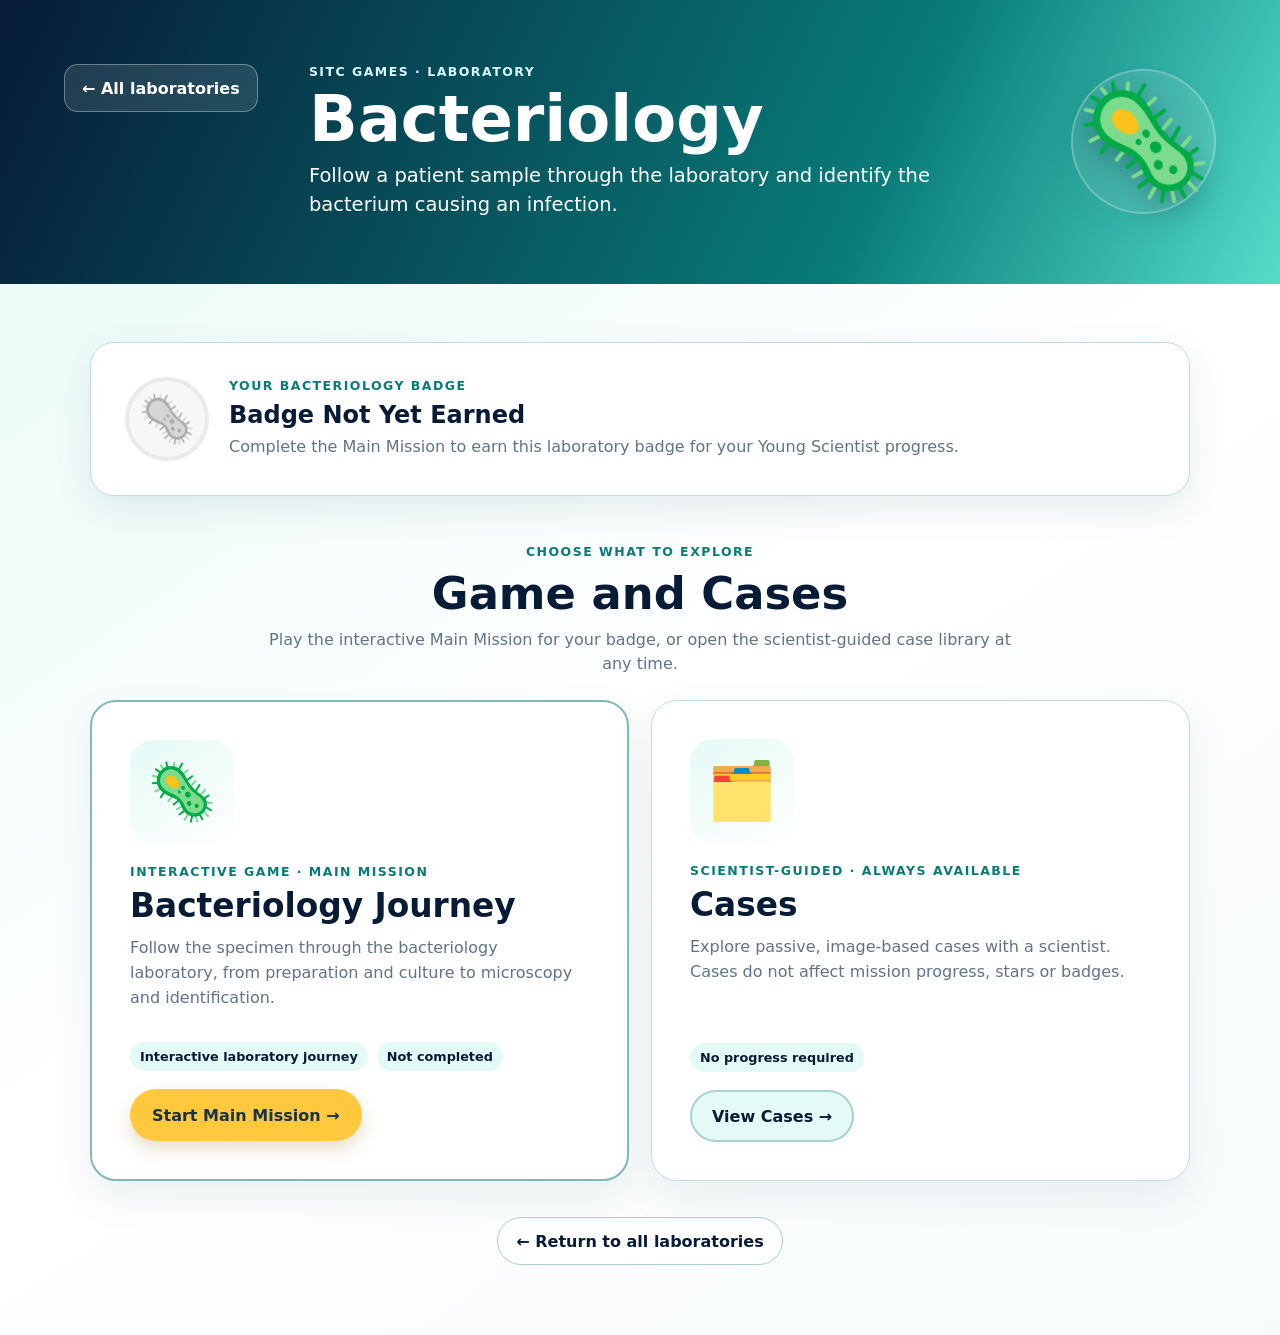
<file: bacteriology/index.html>
<!doctype html>
<html lang="en">
<head>
  <meta charset="utf-8">
  <meta name="viewport" content="width=device-width, initial-scale=1">
  <meta name="theme-color" content="#071b36">
  <title>Bacteriology Laboratory | SiTC Games</title>
  <link rel="stylesheet" href="../assets/lab-section.css?v=20260922-lab-hubs">
</head>
<body data-lab-id="bacteriology" data-main-mission="main"
      style="--lab-primary:#087b79;--lab-secondary:#54ddc9;--lab-dark:#071b36;--lab-soft:#e4faf6;">
  <header class="lab-header">
    <a class="back-link" href="../">← All laboratories</a>
    <div>
      <p class="eyebrow">SiTC Games · Laboratory</p>
      <h1>Bacteriology</h1>
      <p>Follow a patient sample through the laboratory and identify the bacterium causing an infection.</p>
    </div>
    <div class="lab-icon" aria-hidden="true">🦠</div>
  </header>

  <main>
    <section class="lab-status" data-lab-status>
      <div class="badge-icon" aria-hidden="true">🦠</div>
      <div>
        <p class="eyebrow">YOUR BACTERIOLOGY BADGE</p>
        <h2 data-badge-title>Badge Not Yet Earned</h2>
        <p data-badge-description>Complete the Main Mission to earn this laboratory badge for your Young Scientist progress.</p>
      </div>
    </section>

    <div class="section-heading">
      <p class="eyebrow">CHOOSE WHAT TO EXPLORE</p>
      <h2>Game and Cases</h2>
      <p>Play the interactive Main Mission for your badge, or open the scientist-guided case library at any time.</p>
    </div>

    <section class="option-grid">
      <article class="option-card main-option">
        <div class="option-art" aria-hidden="true">🦠</div>
        <p class="eyebrow">INTERACTIVE GAME · MAIN MISSION</p>
        <h3>Bacteriology Journey</h3>
        <p>Follow the specimen through the bacteriology laboratory, from preparation and culture to microscopy and identification.</p>
        <div class="option-meta">
          <span class="meta-pill">Interactive laboratory journey</span>
          <span class="meta-pill" data-mission-status>Not completed</span>
        </div>
        <a class="action-button" href="main/" data-game-preload data-preload-manifest="main/preload-manifest.json">Start Main Mission →</a>
      </article>

      <article class="option-card cases-option">
        <div class="option-art" aria-hidden="true">🗂️</div>
        <p class="eyebrow">SCIENTIST-GUIDED · ALWAYS AVAILABLE</p>
        <h3>Cases</h3>
        <p>Explore passive, image-based cases with a scientist. Cases do not affect mission progress, stars or badges.</p>
        <div class="option-meta">
          <span class="meta-pill">No progress required</span>
        </div>
        <a class="action-button" href="../case-library/?lab=bacteriology">View Cases →</a>
      </article>
    </section>

    <div class="return-area">
      <a class="return-link" href="../">← Return to all laboratories</a>
    </div>
  </main>

  <script src="../assets/lab-section.js?v=20260922-lab-hubs"></script>
  <script src="../assets/game-preloader.js?v=20260924-image-decode"></script>
</body>
</html>
</file>
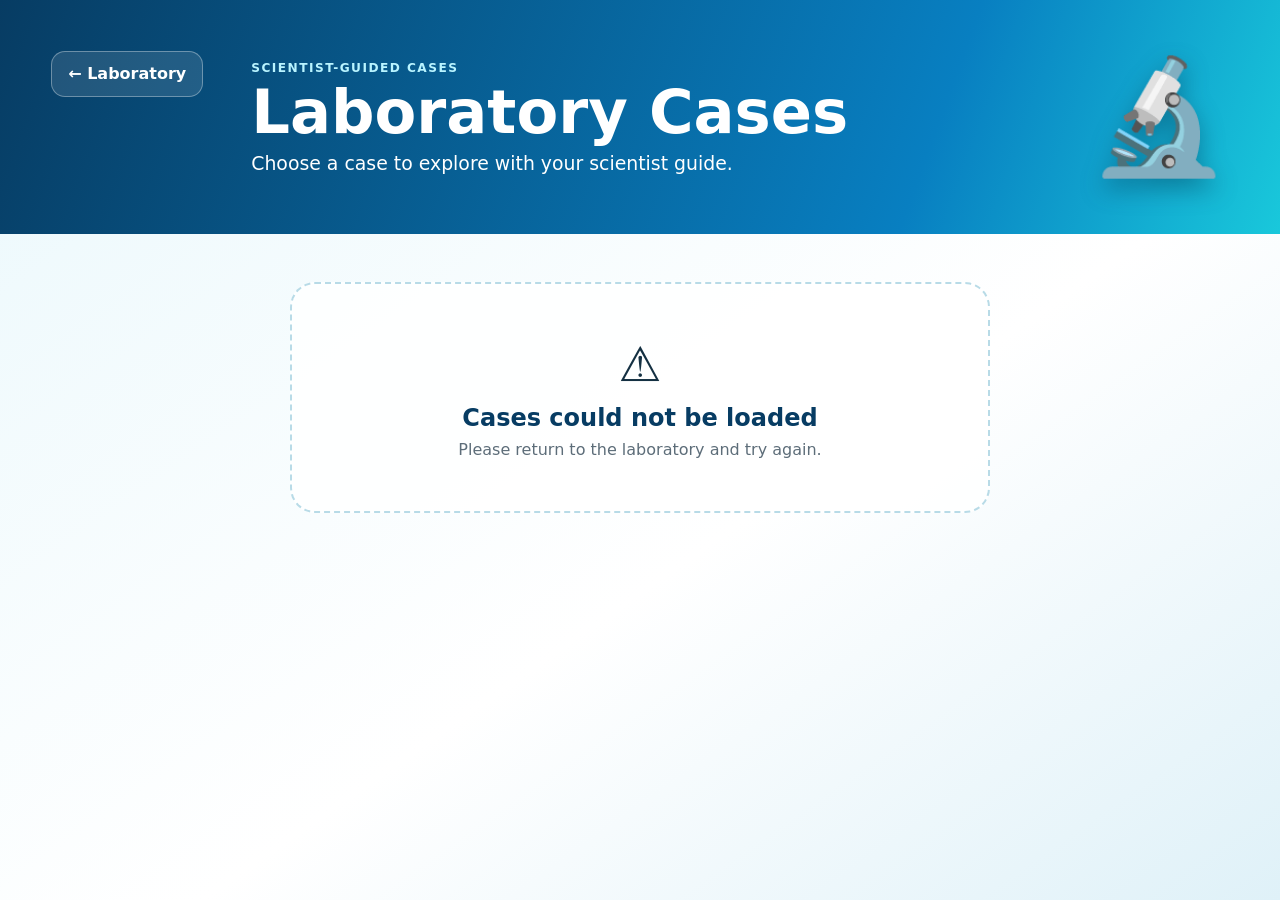
<file: case-library/index.html>
<!doctype html>
<html lang="en">
<head>
  <meta charset="utf-8">
  <meta name="viewport" content="width=device-width, initial-scale=1">
  <meta name="theme-color" content="#073c63">
  <title>Laboratory Cases | SiTC Games</title>
  <link rel="stylesheet" href="styles.css?v=20260922-pinch-zoom">
</head>
<body>
  <header class="case-header">
    <a id="labBackLink" class="back-link" href="../">← Laboratory</a>
    <div>
      <p class="eyebrow">SCIENTIST-GUIDED CASES</p>
      <h1 id="pageTitle">Laboratory Cases</h1>
      <p id="pageDescription">Choose a case to explore with your scientist guide.</p>
    </div>
    <span id="labIcon" class="lab-icon" aria-hidden="true">🔬</span>
  </header>

  <main id="caseApp" tabindex="-1">
    <section id="loadingState" class="state-card" aria-live="polite">
      <div class="state-icon" aria-hidden="true">⏳</div>
      <h2>Loading cases…</h2>
    </section>

    <section id="libraryView" class="library-view hidden" aria-labelledby="libraryHeading">
      <div class="section-heading">
        <p class="eyebrow">AVAILABLE NOW</p>
        <h2 id="libraryHeading">Choose a Case</h2>
        <p id="caseCount" aria-live="polite"></p>
      </div>
      <div id="caseGrid" class="case-grid"></div>
      <div id="emptyState" class="state-card hidden">
        <div class="state-icon" aria-hidden="true">📂</div>
        <h2>No cases available yet</h2>
        <p>Scientists can add cases here later. The Main Mission remains available from the laboratory.</p>
      </div>
    </section>

    <section id="viewerView" class="viewer-view hidden" aria-labelledby="viewerTitle">
      <div class="viewer-toolbar">
        <button id="returnToLibrary" class="text-button" type="button">← Back to Cases</button>
        <div>
          <p class="eyebrow">CASE VIEWER</p>
          <h2 id="viewerTitle"></h2>
        </div>
        <div id="slideCounter" class="slide-counter" aria-live="polite"></div>
      </div>

      <div id="slideStage" class="slide-stage">
        <img id="caseImage" alt="">
      </div>

      <div class="viewer-controls">
        <button id="previousSlide" class="nav-button" type="button">← Previous</button>
        <p>Swipe or use the arrow keys</p>
        <button id="nextSlide" class="nav-button" type="button">Next →</button>
      </div>
    </section>

    <section id="errorState" class="state-card hidden" role="alert">
      <div class="state-icon" aria-hidden="true">⚠️</div>
      <h2>Cases could not be loaded</h2>
      <p>Please return to the laboratory and try again.</p>
    </section>
  </main>

  <script src="app.js?v=20260922-responsive-images"></script>
</body>
</html>
</file>
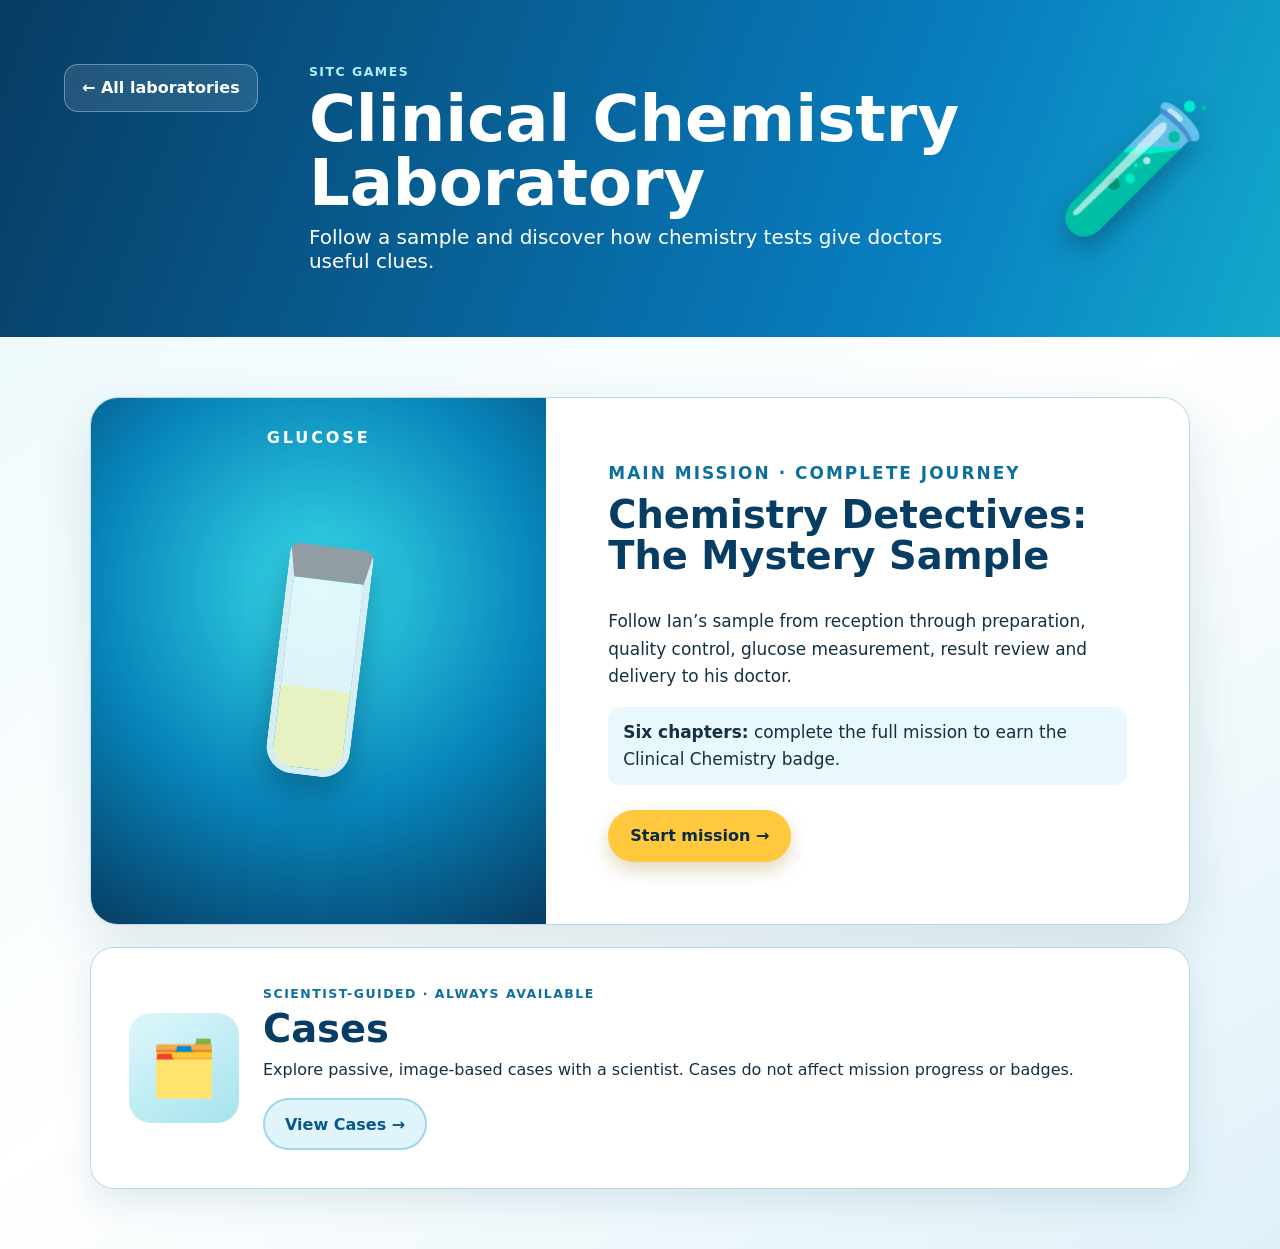
<file: chemistry/index.html>
<!doctype html>
<html lang="en">
<head>
    <meta charset="utf-8">
    <meta name="viewport" content="width=device-width, initial-scale=1">
    <meta name="theme-color" content="#073c63">
    <title>Clinical Chemistry Laboratory | SiTC Games</title>
    <link rel="stylesheet" href="chemistry.css?v=20260921-cases">
</head>
<body>
    <header class="lab-header">
        <a href="../" class="back-link">← All laboratories</a>
        <div>
            <p class="eyebrow">SiTC Games</p>
            <h1>Clinical Chemistry Laboratory</h1>
            <p>Follow a sample and discover how chemistry tests give doctors useful clues.</p>
        </div>
        <span class="lab-icon" aria-hidden="true">🧪</span>
    </header>
    <main>
        <section class="mission-card" aria-labelledby="missionTitle">
            <div class="mission-art" aria-hidden="true">
                <span>GLUCOSE</span>
                <div class="sample-tube"></div>
            </div>
            <div class="mission-copy">
                <p class="eyebrow">MAIN MISSION · COMPLETE JOURNEY</p>
                <h2 id="missionTitle">Chemistry Detectives: The Mystery Sample</h2>
                <p>Follow Ian’s sample from reception through preparation, quality control, glucose measurement, result review and delivery to his doctor.</p>
                <p class="availability"><strong>Six chapters:</strong> complete the full mission to earn the Clinical Chemistry badge.</p>
                <a class="play-button" href="main/" data-game-preload data-preload-manifest="main/preload-manifest.json">Start mission →</a>
            </div>
        </section>
        <section class="cases-card" aria-labelledby="casesTitle">
            <div class="cases-art" aria-hidden="true">🗂️</div>
            <div>
                <p class="eyebrow">SCIENTIST-GUIDED · ALWAYS AVAILABLE</p>
                <h2 id="casesTitle">Cases</h2>
                <p>Explore passive, image-based cases with a scientist. Cases do not affect mission progress or badges.</p>
                <a class="play-button cases-button" href="../case-library/?lab=chemistry">View Cases →</a>
            </div>
        </section>
    </main>
  <script src="../assets/game-preloader.js?v=20260924-image-decode"></script>
</body>
</html>
</file>
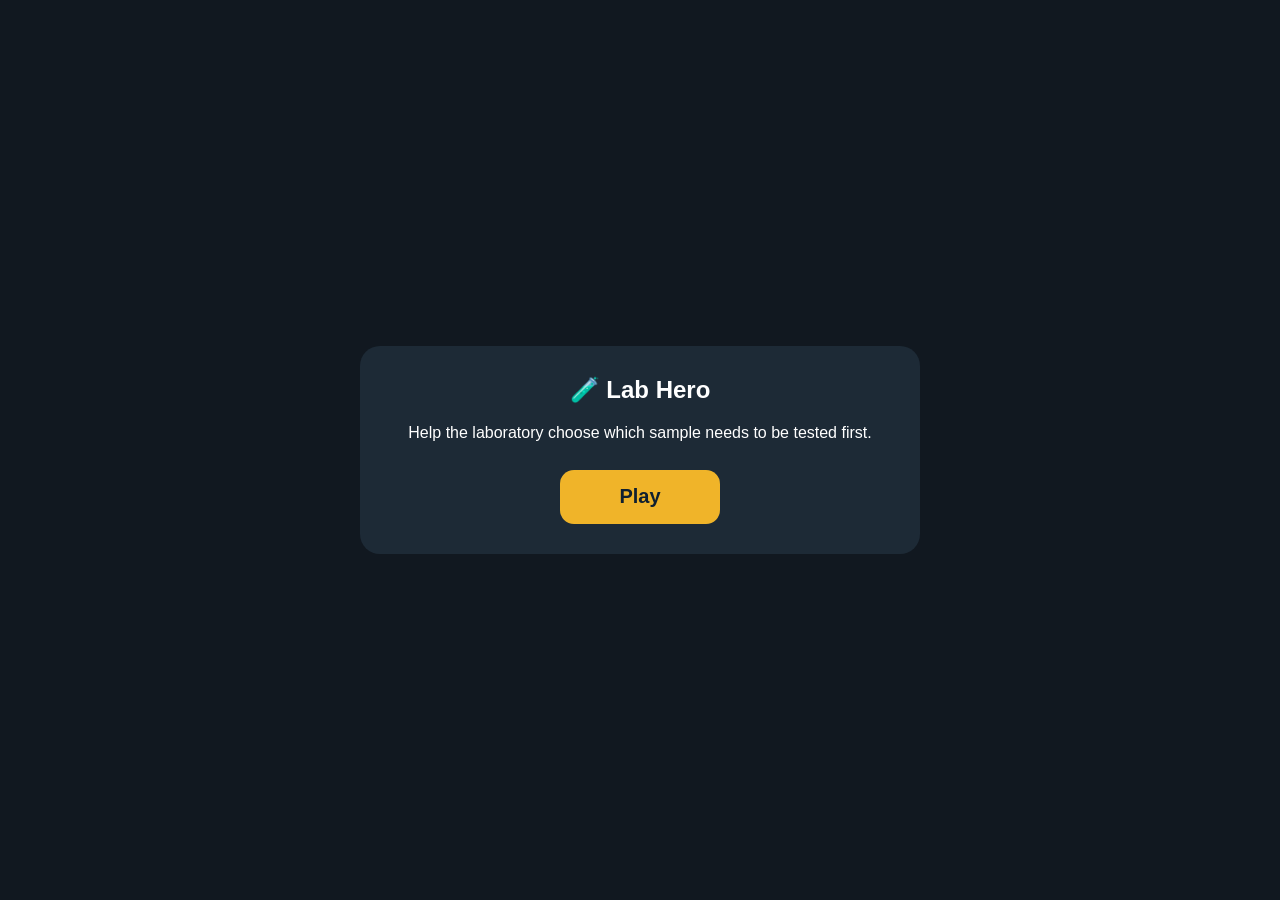
<file: lab-hero/index.html>
<!doctype html>
<html lang="en">
<head>
  <meta charset="utf-8" />
  <meta name="viewport" content="width=device-width, initial-scale=1, viewport-fit=cover" />
  <title>Lab Hero</title>
  <link rel="stylesheet" href="style.css" />
</head>
<body>
  <!--
    The app shell fills the browser window.
    The game stage inside it always remains 16:9.
  -->
  <main id="appShell">
    <section id="rotateScreen" aria-live="polite">
      <div class="rotateCard">
        <div class="rotateIcon" aria-hidden="true">📱↻</div>
        <h1>Turn your device</h1>
        <p>This game is played in landscape mode.</p>
      </div>
    </section>

    <section id="startScreen" class="overlayScreen">
      <div class="startCard">
        <h1>🧪 Lab Hero</h1>
        <p>Help the laboratory choose which sample needs to be tested first.</p>
        <button id="playButton" type="button">Play</button>
      </div>
    </section>

    <section id="gameStage" aria-label="Lab Hero game">
      <div class="gameTopBar">
        <div>
          <h1>🧪 Lab Hero</h1>
          <p>Which sample should the laboratory test first?</p>
        </div>

        <div class="topActions">
          <div class="scoreBox">Score: <strong id="score">0</strong></div>
          <button id="fullscreenButton" type="button" class="smallButton">Full screen</button>
          <button id="exitButton" type="button" class="smallButton">Exit</button>
        </div>
      </div>

      <div class="sampleGrid">
        <button class="sample" data-priority="1" type="button">
          <div class="tube" aria-hidden="true">
            <div class="tubeLiquid"></div>
          </div>
          <strong>Health Centre</strong>
          <span>Routine blood test</span>
        </button>

        <button class="sample" data-priority="3" type="button">
          <div class="tube" aria-hidden="true">
            <div class="tubeLiquid"></div>
          </div>
          <strong>Emergency Department</strong>
          <span>Patient suddenly became very unwell</span>
        </button>

        <button class="sample" data-priority="1" type="button">
          <div class="tube" aria-hidden="true">
            <div class="tubeLiquid"></div>
          </div>
          <strong>Outpatient Clinic</strong>
          <span>Routine check-up</span>
        </button>
      </div>

      <div id="feedback" aria-live="polite">Choose a sample.</div>

      <div class="bottomActions">
        <button id="restartButton" type="button">Try again</button>
      </div>
    </section>
  </main>

  <script src="game.js"></script>
</body>
</html>
</file>
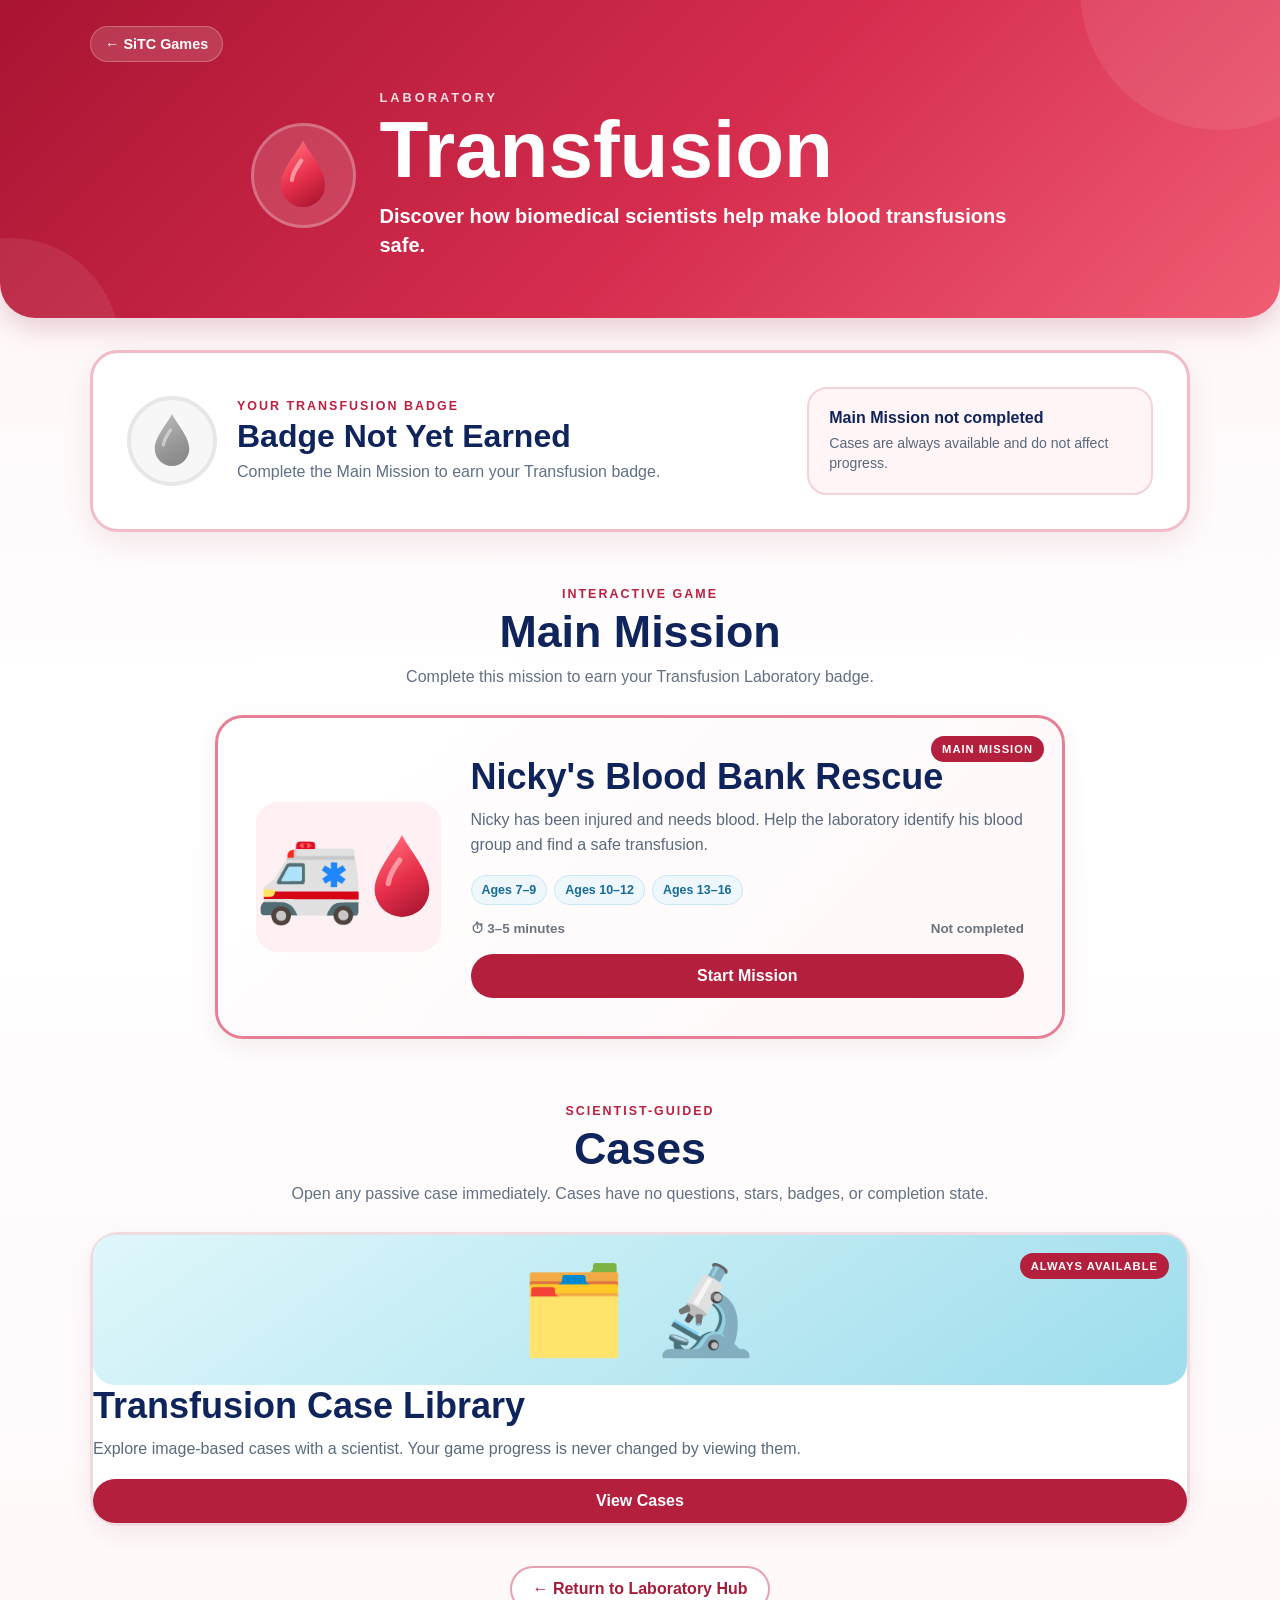
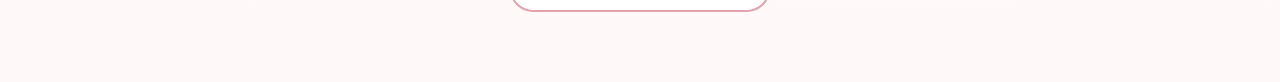
<file: transfusion/index.html>
<!doctype html>
<html lang="en">
<head>
  <meta charset="utf-8">
  <meta name="viewport" content="width=device-width, initial-scale=1">
  <title>Transfusion Laboratory | SiTC Games</title>
  <link rel="stylesheet" href="transfusion.css?v=20260921-android9-icon">
</head>
<body>
  <header class="lab-header">
    <div class="header-content">
      <a class="back-link" href="../">← SiTC Games</a>
      <div class="lab-title-area">
        <div class="large-lab-icon" aria-hidden="true">
          <img class="blood-drop-icon" src="../assets/icons/transfusion-blood-drop.svg" alt="">
        </div>
        <div>
          <p class="header-kicker">LABORATORY</p>
          <h1>Transfusion</h1>
          <p class="header-description">Discover how biomedical scientists help make blood transfusions safe.</p>
        </div>
      </div>
    </div>
  </header>

  <main>
    <section class="lab-progress-card">
      <div class="badge-area">
        <div id="transfusionBadge" class="transfusion-badge" aria-hidden="true">
          <img class="blood-drop-icon" src="../assets/icons/transfusion-blood-drop.svg" alt="">
        </div>
        <div>
          <p class="eyebrow">YOUR TRANSFUSION BADGE</p>
          <h2 id="badgeTitle">Badge Not Yet Earned</h2>
          <p id="badgeDescription">Complete the Main Mission to earn your Transfusion badge.</p>
        </div>
      </div>
      <div class="case-progress-area mission-progress-summary">
        <strong id="missionProgressText">Main Mission not completed</strong>
        <span>Cases are always available and do not affect progress.</span>
      </div>
    </section>

    <section class="missions-section">
      <div class="section-heading">
        <p class="eyebrow">INTERACTIVE GAME</p>
        <h2>Main Mission</h2>
        <p>Complete this mission to earn your Transfusion Laboratory badge.</p>
      </div>

      <article class="mission-card main-mission">
        <div class="mission-label">MAIN MISSION</div>
        <div class="mission-art" aria-hidden="true">
          <span>🚑</span>
          <img class="blood-drop-icon" src="../assets/icons/transfusion-blood-drop.svg" alt="">
        </div>
        <div class="mission-content">
          <h3>Nicky's Blood Bank Rescue</h3>
          <p>Nicky has been injured and needs blood. Help the laboratory identify his blood group and find a safe transfusion.</p>
          <div class="age-levels"><span>Ages 7–9</span><span>Ages 10–12</span><span>Ages 13–16</span></div>
          <div class="mission-meta"><span>⏱ 3–5 minutes</span><span id="nickyStatus">Not completed</span></div>
          <a id="nickyButton" class="mission-button" href="nicky/" data-game-preload data-preload-manifest="nicky/preload-manifest.json">Start Mission</a>
        </div>
      </article>
    </section>

    <section class="missions-section bonus-section">
      <div class="section-heading">
        <p class="eyebrow">SCIENTIST-GUIDED</p>
        <h2>Cases</h2>
        <p>Open any passive case immediately. Cases have no questions, stars, badges, or completion state.</p>
      </div>

      <article class="mission-card cases-library-card">
        <div class="mission-label">ALWAYS AVAILABLE</div>
        <div class="mission-art" aria-hidden="true">🗂️ 🔬</div>
        <div class="mission-content">
          <h3>Transfusion Case Library</h3>
          <p>Explore image-based cases with a scientist. Your game progress is never changed by viewing them.</p>
          <a class="mission-button" href="../case-library/?lab=transfusion">View Cases</a>
        </div>
      </article>
    </section>

    <section id="masterCard" class="master-card hidden">
      <div class="master-icon" aria-hidden="true">🏆</div>
      <div><p class="eyebrow">LAB MASTERED</p><h2>Transfusion Master</h2><p>You completed every progress-bearing Transfusion mission.</p></div>
    </section>

    <div class="return-area"><a class="return-button" href="../">← Return to Laboratory Hub</a></div>
  </main>
  <script src="transfusion-hub.js?v=20260921-cases"></script>
  <script src="../assets/game-preloader.js?v=20260924-image-decode"></script>
</body>
</html>
</file>
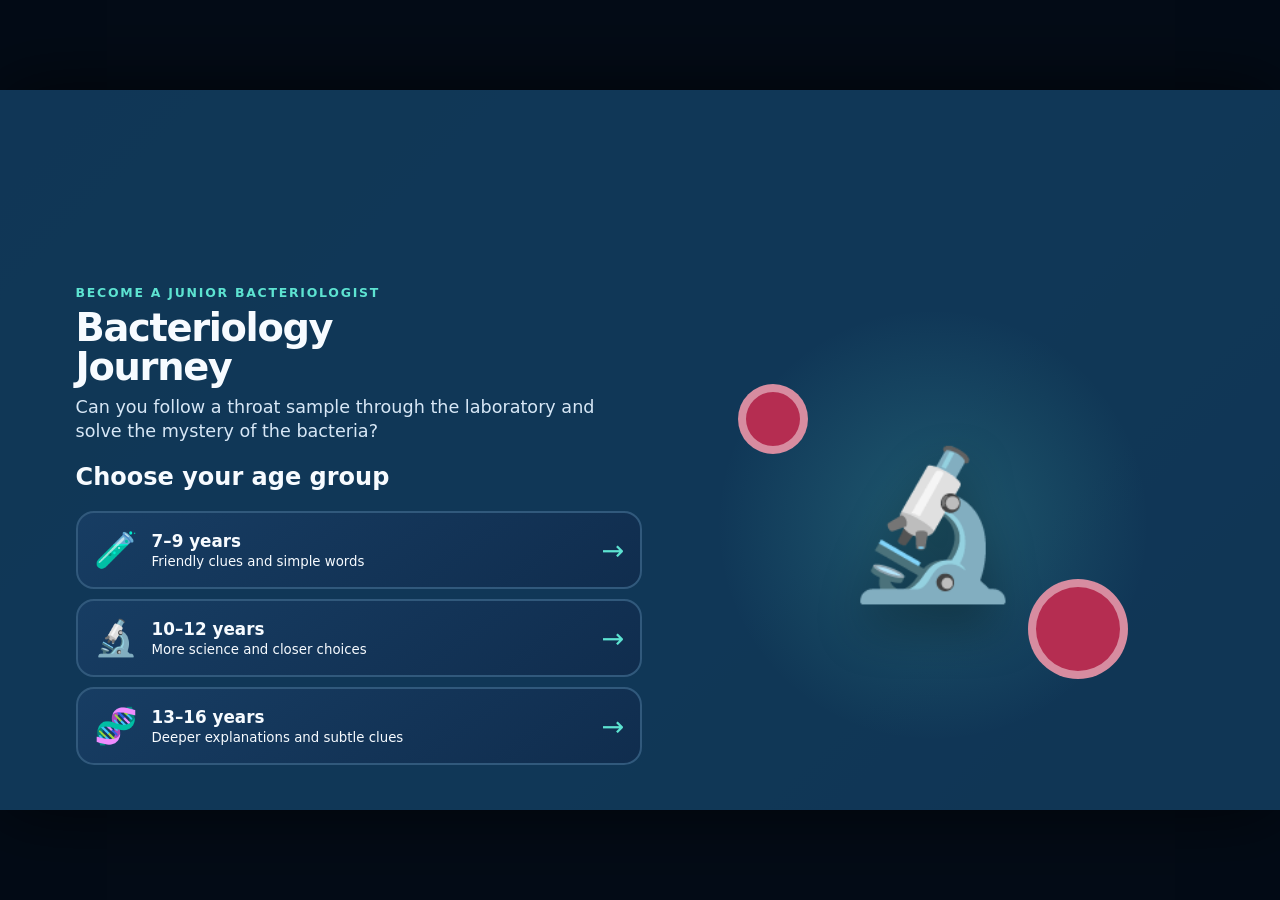
<file: bacteriology/main/index.html>
<!doctype html>
<html lang="en">
<head>
  <meta charset="utf-8">
  <meta name="viewport" content="width=device-width,initial-scale=1,viewport-fit=cover">
  <meta name="theme-color" content="#071b36">
  <meta name="description" content="A complete interactive laboratory journey for junior bacteriologists.">
  <title>Bacteriology Journey</title>
  <link rel="icon" type="image/svg+xml" href="data:image/svg+xml,%3Csvg xmlns='http://www.w3.org/2000/svg' viewBox='0 0 64 64'%3E%3Crect width='64' height='64' rx='15' fill='%23071b36'/%3E%3Ccircle cx='32' cy='32' r='22' fill='%235de3d1'/%3E%3Cg fill='%23071b36'%3E%3Ccircle cx='24' cy='25' r='5'/%3E%3Ccircle cx='35' cy='23' r='4'/%3E%3Ccircle cx='40' cy='35' r='5'/%3E%3Ccircle cx='27' cy='39' r='4'/%3E%3C/g%3E%3C/svg%3E">
  <link rel="stylesheet" href="styles.css?v=20260921-mission10-shared-tools">
  <link rel="preload" as="image" href="assets/mission-1/preparation-room-background.png">
  <link rel="preload" as="image" href="assets/mission-1/ppe-countertop.png">
  <link rel="preload" as="image" href="assets/mission-1/scientist-base.png">
  <link rel="preload" as="image" href="assets/mission-1/scientist-with-gloves.png">
  <link rel="preload" as="image" href="assets/mission-1/scientist-with-lab-coat.png">
  <link rel="preload" as="image" href="assets/mission-1/scientist-with-lab-coat-and-gloves.png">
  <link rel="preload" as="image" href="assets/mission-1/lab-coat-on-hook.png">
  <link rel="preload" as="image" href="assets/mission-1/gloves-box.png">
  <link rel="preload" as="image" href="assets/mission-1/blue-gloves-draggable.png">
  <link rel="preload" as="image" href="assets/mission-1/safety-glasses-container.png">
  <link rel="preload" as="image" href="assets/mission-1/hard-hat.png">
  <link rel="preload" as="image" href="assets/mission-1/face-visor-container.png">
  <script defer src="logic.js?v=20260921-mission10-final"></script>
  <link rel="preload" as="image" href="assets/mission-2/laboratory-interior-background.png">
  <link rel="preload" as="image" href="assets/mission-2/urine-sample.png">
  <link rel="preload" as="image" href="assets/mission-2/blood-culture.png">
  <link rel="preload" as="image" href="assets/mission-2/throat-swab.png">
  <link rel="preload" as="image" href="assets/mission-4/blood-agar.png">
  <link rel="preload" as="image" href="assets/mission-4/chocolate-agar.png">
  <link rel="preload" as="image" href="assets/mission-4/salmonella-chromogenic-agar.png">
  <link rel="preload" as="image" href="assets/mission-4/cled-agar.png">
  <link rel="preload" as="image" href="assets/mission-5/throat-swab-closed.png">
  <link rel="preload" as="image" href="assets/mission-5/throat-swab-open.png">
  <link rel="preload" as="image" href="assets/mission-5/throat-swab-applicator.png">
  <link rel="preload" as="image" href="assets/mission-5/blood-agar-plate-closed.png">
  <link rel="preload" as="image" href="assets/mission-5/blood-agar-plate-open.png">
  <link rel="preload" as="image" href="assets/mission-5/blood-agar-lid.png">
  <link rel="preload" as="image" href="assets/mission-5/inoculation-pool-overlay.png">
  <link rel="preload" as="image" href="assets/mission-5/sterile-loop-10ul.png">
  <link rel="preload" as="image" href="assets/mission-5/streak-pattern-stage-1.png">
  <link rel="preload" as="image" href="assets/mission-5/streak-pattern-stage-2.png">
  <link rel="preload" as="image" href="assets/mission-5/streak-pattern-complete.png">
  <link rel="preload" as="image" href="assets/mission-6/incubator-closed.png">
  <link rel="preload" as="image" href="assets/mission-6/incubator-open-empty.png">
  <link rel="preload" as="image" href="assets/mission-6/incubator-closed-active.png">
  <link rel="preload" as="image" href="assets/mission-6/streaked-blood-agar-plate.png">
  <link rel="preload" as="image" href="assets/mission-6/incubated-blood-agar-plate.png">
  <link rel="preload" as="image" href="assets/mission-6/colony-inspection-overlay.png">
  <link rel="preload" as="image" href="assets/mission-6/laboratory-clock.png">
  <link rel="preload" as="image" href="assets/mission-7/microscope-slide-clean.png">
  <link rel="preload" as="image" href="assets/mission-7/microscope-slide-water-drop.png">
  <link rel="preload" as="image" href="assets/mission-7/microscope-slide-colony-in-water.png">
  <link rel="preload" as="image" href="assets/mission-7/microscope-slide-smear-wet.png">
  <link rel="preload" as="image" href="assets/mission-7/microscope-slide-smear-dry.png">
  <link rel="preload" as="image" href="assets/mission-7/microscope-slide-heat-fixed.png">
  <link rel="preload" as="image" href="assets/mission-7/distilled-water-dropper.png">
  <link rel="preload" as="image" href="assets/mission-7/distilled-water-drop.png">
  <link rel="preload" as="image" href="assets/mission-7/sterile-loop-1ul.png">
  <link rel="preload" as="image" href="assets/mission-7/loop-with-colony.png">
  <link rel="preload" as="image" href="assets/mission-7/incubated-blood-agar-plate.png">
  <link rel="preload" as="image" href="assets/mission-7/selectable-colony-overlay.png">
  <link rel="preload" as="image" href="assets/mission-7/colony-picked-overlay.png">
  <link rel="preload" as="image" href="assets/mission-7/bunsen-burner-unlit.png">
  <link rel="preload" as="image" href="assets/mission-7/bunsen-burner-lit.png">
  <link rel="preload" as="image" href="assets/mission-7/slide-rack.png">
  <link rel="preload" as="image" href="assets/mission-9/compound-microscope-empty.png">
  <link rel="preload" as="image" href="assets/mission-9/compound-microscope-with-slide.png">
  <link rel="preload" as="image" href="assets/mission-9/microscope-stage-closeup-empty.png">
  <link rel="preload" as="image" href="assets/mission-9/microscope-stage-closeup-with-slide.png">
  <link rel="preload" as="image" href="assets/mission-9/gram-stained-slide-draggable.png">
  <link rel="preload" as="image" href="assets/mission-9/microscope-eyepiece-overlay.png">
  <link rel="preload" as="image" href="assets/mission-9/microscopy-field-pink-rods.png">
  <link rel="preload" as="image" href="assets/mission-9/microscopy-field-purple-rods.png">
  <link rel="preload" as="image" href="assets/mission-9/microscopy-field-purple-cocci-chains.png">
  <link rel="preload" as="image" href="assets/mission-9/microscopy-field-purple-cocci-clusters.png">
  <link rel="preload" as="image" href="assets/mission-9/microscope-focus-soft.png">
  <link rel="preload" as="image" href="assets/mission-9/microscope-focus-sharp.png">
  <script defer src="game.js?v=20260921-mission10-final"></script>
</head>
<body>
  <div id="rotate" role="status" aria-live="polite">
    <div class="rotate-icon" aria-hidden="true">↻</div>
    <h1>Turn your device sideways</h1>
    <p>Your laboratory is ready in landscape view. Your progress is safe.</p>
  </div>
  <div id="app"></div>
  <div id="announcer" class="sr-only" aria-live="assertive" aria-atomic="true"></div>
</body>
</html>
</file>
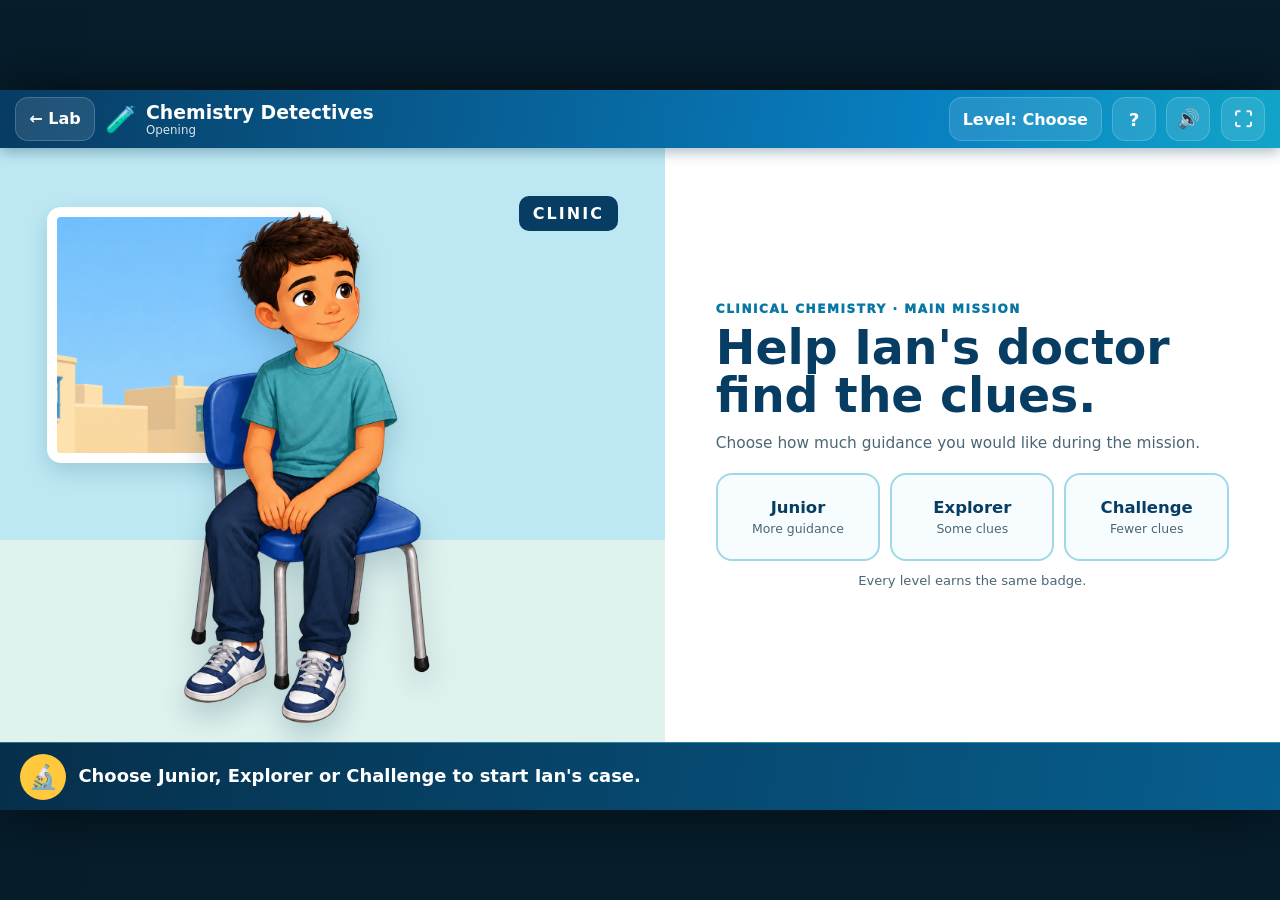
<file: chemistry/main/index.html>
<!doctype html>
<html lang="en">
<head>
    <meta charset="utf-8">
    <meta name="viewport" content="width=device-width, initial-scale=1, viewport-fit=cover">
    <meta name="theme-color" content="#073c63">
    <title>Chemistry Detectives: The Mystery Sample | SiTC Games</title>
    <link rel="stylesheet" href="style.css?v=persistent-scenes-v6">
</head>
<body>
    <aside id="rotateScreen" role="dialog" aria-modal="true" aria-labelledby="rotateTitle" aria-describedby="rotateCopy">
        <div class="rotate-card">
            <span class="rotate-phone" aria-hidden="true">📱↻</span>
            <h1 id="rotateTitle">Rotate your screen to play</h1>
            <p id="rotateCopy">Ian's sample will wait here. Turn your device to landscape to continue in the same place.</p>
        </div>
    </aside>

    <main id="gameShell">
        <section id="gameStage" aria-label="Chemistry Detectives game">
            <header class="game-bar">
                <a class="exit-link" href="../" aria-label="Return to the Clinical Chemistry Laboratory">← Lab</a>
                <div class="mission-name">
                    <span class="flask-icon" aria-hidden="true">🧪</span>
                    <div><strong>Chemistry Detectives</strong><small id="chapterLabel">Opening</small></div>
                </div>
                <div class="case-chip hidden" id="caseSummary" aria-live="polite"></div>
                <button id="levelButton" class="bar-button" type="button" aria-haspopup="dialog">Level: <span id="levelLabel">Choose</span></button>
                <button id="helpButton" class="icon-button" type="button" aria-label="Open help">?</button>
                <button id="soundButton" class="icon-button" type="button" aria-pressed="true" aria-label="Turn sound off">🔊</button>
                <button id="fullscreenButton" class="icon-button" type="button" aria-label="Enter full screen">⛶</button>
            </header>

            <div id="screenHost" class="screen-host" aria-live="polite"></div>

            <footer id="guide" class="game-footer">
                <div class="guide">
                    <span class="guide-avatar" aria-hidden="true">🔬</span>
                    <p id="guideText">Choose a level to begin.</p>
                </div>
            </footer>
        </section>
    </main>

    <dialog id="levelDialog" aria-labelledby="levelTitle">
        <form method="dialog" class="dialog-card">
            <button class="dialog-close" value="cancel" aria-label="Close level picker">×</button>
            <p class="dialog-kicker">MISSION LEVEL</p>
            <h2 id="levelTitle">Choose your clues</h2>
            <p>Changing level restarts only the unfinished chapter. Ian's identity, accepted sample and completed earlier chapter stay the same.</p>
            <div class="level-grid">
                <button type="button" data-level="junior"><strong>Junior</strong><span>More guidance</span></button>
                <button type="button" data-level="explorer"><strong>Explorer</strong><span>Some clues</span></button>
                <button type="button" data-level="challenge"><strong>Challenge</strong><span>Fewer clues</span></button>
            </div>
            <p class="same-badge">Every level earns the same Clinical Chemistry badge.</p>
        </form>
    </dialog>

    <dialog id="helpDialog" aria-labelledby="helpTitle">
        <div class="dialog-card help-card">
            <button class="dialog-close" type="button" data-close-help aria-label="Close help">×</button>
            <p class="dialog-kicker">HELP</p>
            <h2 id="helpTitle">How to play</h2>
            <ul>
                <li>Look in the bottom guide strip for your next clue.</li>
                <li>Tap a sample station to compare the monitor, bottle and paper request.</li>
                <li>For moving a bottle, drag it to the highlighted rack. You can also select it, then select the rack.</li>
                <li>At the centrifuge, place tubes directly opposite one another. Cap colour does not decide which tubes balance.</li>
                <li>Close the lid before Spin. After it stops, open the lid and retrieve Ian's labelled grey-top sample.</li>
                <li>Quality control uses a separate quality control sample with an expected result. Load it, run the check, then compare the marker with the Expected range.</li>
                <li>If a check is outside its expected range, pause patient testing and ask the scientist for help.</li>
                <li>Inside the analyser, press and hold the arrow buttons or keyboard arrow keys to move the probe like a claw machine. Line it up over a station, then aspirate or dispense.</li>
                <li>Review the patient identity and compare Ian’s result with the illustrated expected range before a scientist checks the report.</li>
                <li>Send the checked report, then put the laboratory journey cards in order to complete the mission.</li>
                <li>Keyboard: use Tab to move, then Enter or Space to choose.</li>
            </ul>
            <button class="primary-button" type="button" data-close-help>Back to the mission</button>
        </div>
    </dialog>

    <script src="game.js?v=persistent-scenes-v6"></script>
</body>
</html>
</file>
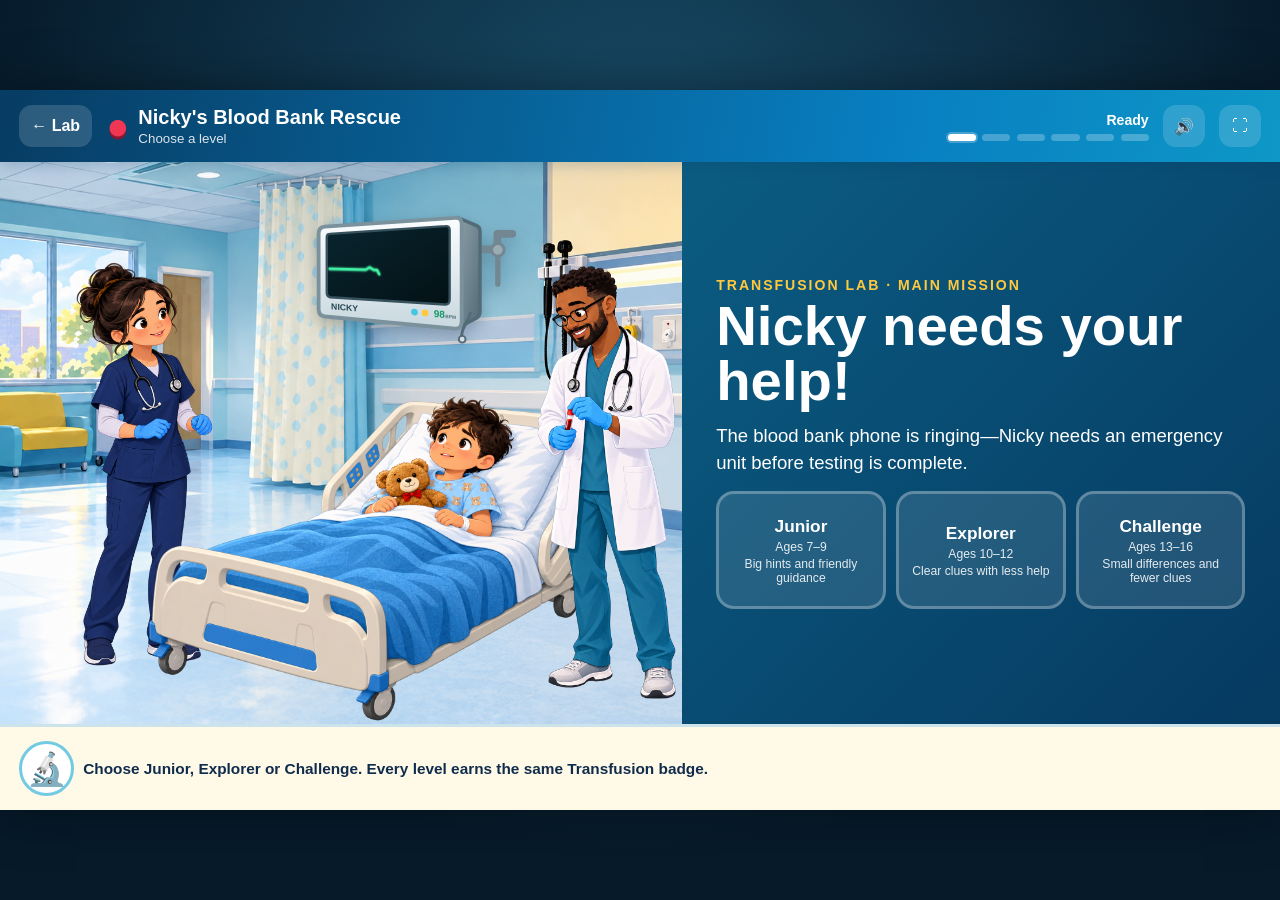
<file: transfusion/nicky/index.html>
<!doctype html>
<html lang="en">
<head>
    <meta charset="utf-8">
    <meta name="viewport" content="width=device-width, initial-scale=1, viewport-fit=cover">
    <meta name="theme-color" content="#073c63">
    <title>Nicky's Blood Bank Rescue | SiTC Games</title>
    <link rel="stylesheet" href="style.css?v=android9-transfusion-icon-v1">
</head>
<body>
    <!-- Portrait devices see a clear rotation prompt while the 16:9 game remains mounted behind it. -->
    <aside id="rotateScreen" aria-live="polite">
        <div class="rotate-card">
            <span class="rotate-phone" aria-hidden="true">📱↻</span>
            <h1>Turn your device</h1>
            <p>Nicky's mission works best in landscape mode.</p>
        </div>
    </aside>

    <main id="gameShell">
        <section id="gameStage" aria-label="Nicky's Blood Bank Rescue game">
            <!-- The top bar stays visible throughout the mission so children always know where they are. -->
            <header class="game-bar">
                <a class="exit-link" href="../" aria-label="Return to the Transfusion Laboratory">← Lab</a>
                <div class="mission-name">
                    <span class="drop-icon" aria-hidden="true">●</span>
                    <div>
                        <strong>Nicky's Blood Bank Rescue</strong>
                        <small id="modeLabel">Choose a level</small>
                    </div>
                </div>
                <div class="progress-wrap" aria-label="Mission progress">
                    <span id="stepLabel">Ready</span>
                    <div id="progressDots" class="progress-dots" aria-hidden="true"></div>
                </div>
                <button id="soundButton" class="icon-button" type="button" aria-pressed="true" aria-label="Turn sound off">🔊</button>
                <button id="fullscreenButton" class="icon-button" type="button" aria-label="Enter full screen">⛶</button>
            </header>

            <div id="screenHost" class="screen-host" aria-live="polite">
                <!-- JavaScript renders each self-contained mission screen here. -->
            </div>

            <footer class="game-footer">
                <div id="guide" class="guide">
                    <span class="guide-avatar" aria-hidden="true">🔬</span>
                    <p id="guideText">Choose your mission level to begin.</p>
                </div>
                <button id="nextButton" class="primary-button hidden" type="button">Continue →</button>
            </footer>
        </section>
    </main>

    <!-- Reusable feedback appears over the current task without replacing the laboratory bench. -->
    <div id="feedbackModal" class="modal hidden" role="dialog" aria-modal="true" aria-labelledby="feedbackTitle">
        <div class="modal-card">
            <div id="feedbackIcon" class="feedback-icon" aria-hidden="true">⭐</div>
            <h2 id="feedbackTitle">Great work!</h2>
            <p id="feedbackText"></p>
            <button id="feedbackButton" class="primary-button" type="button">Continue</button>
        </div>
    </div>

    <script src="game.js?v=android9-transfusion-icon-v1"></script>
</body>
</html>
</file>
<file: assets/lab-section.css>
:root {
  color-scheme: light;
  --lab-primary: #0b6b8c;
  --lab-secondary: #33bfd3;
  --lab-soft: #eaf8fb;
  --lab-dark: #12384a;
  --gold: #ffc83d;
  --ink: #173246;
  --muted: #617487;
}
* { box-sizing: border-box; }
body {
  margin: 0;
  min-height: 100vh;
  color: var(--ink);
  background: linear-gradient(145deg, var(--lab-soft), #fff 52%, #f7fbfc);
  font-family: Inter, system-ui, -apple-system, "Segoe UI", sans-serif;
}
a { color: inherit; }
.lab-header {
  min-height: 260px;
  padding: clamp(24px, 5vw, 68px);
  display: grid;
  grid-template-columns: auto minmax(0, 1fr) auto;
  align-items: center;
  gap: clamp(20px, 4vw, 52px);
  color: #fff;
  background: linear-gradient(115deg, var(--lab-dark), var(--lab-primary) 68%, var(--lab-secondary));
}
.back-link {
  align-self: start;
  min-height: 48px;
  padding: 13px 17px;
  display: inline-flex;
  align-items: center;
  border: 1px solid #ffffff55;
  border-radius: 14px;
  background: #ffffff1c;
  color: #fff;
  text-decoration: none;
  font-weight: 850;
}
.eyebrow {
  margin: 0 0 8px;
  color: var(--lab-primary);
  font-size: .78rem;
  font-weight: 900;
  letter-spacing: .12em;
  text-transform: uppercase;
}
.lab-header .eyebrow { color: #d8f8ff; }
h1, h2, h3, p { margin-top: 0; }
h1 {
  margin-bottom: 10px;
  font-size: clamp(2.2rem, 5vw, 4.4rem);
  line-height: 1;
}
.lab-header p:last-child {
  max-width: 720px;
  margin-bottom: 0;
  font-size: clamp(1rem, 2vw, 1.22rem);
  line-height: 1.5;
}
.lab-icon {
  width: clamp(92px, 12vw, 145px);
  aspect-ratio: 1;
  display: grid;
  place-items: center;
  border: 2px solid #ffffff3d;
  border-radius: 50%;
  background: #ffffff18;
  font-size: clamp(4rem, 9vw, 7rem);
  filter: drop-shadow(0 12px 14px #001c2c55);
}
main {
  width: min(1100px, 92%);
  margin: clamp(28px, 5vw, 58px) auto 70px;
}
.lab-status {
  padding: clamp(22px, 4vw, 34px);
  display: grid;
  grid-template-columns: auto minmax(0, 1fr);
  align-items: center;
  gap: 20px;
  border: 1px solid color-mix(in srgb, var(--lab-primary) 26%, #fff);
  border-radius: 24px;
  background: #fff;
  box-shadow: 0 14px 38px #0b425018;
}
.badge-icon {
  width: 84px;
  height: 84px;
  display: grid;
  place-items: center;
  border: 4px solid #d9e0e4;
  border-radius: 50%;
  background: #f1f4f6;
  font-size: 2.9rem;
  filter: grayscale(1);
  opacity: .65;
}
.lab-status.earned {
  border-color: #e2b92f;
  background: linear-gradient(135deg, #fffdf4, #fff);
}
.lab-status.earned .badge-icon {
  border-color: #e2b92f;
  background: linear-gradient(145deg, #fff4ad, #fffbe1);
  filter: none;
  opacity: 1;
}
.lab-status h2 { margin-bottom: 6px; color: var(--lab-dark); }
.lab-status p:last-child { margin-bottom: 0; color: var(--muted); line-height: 1.5; }
.section-heading {
  max-width: 760px;
  margin: 48px auto 24px;
  text-align: center;
}
.section-heading h2 { margin-bottom: 8px; color: var(--lab-dark); font-size: clamp(1.8rem, 4vw, 2.8rem); }
.section-heading p:last-child { margin-bottom: 0; color: var(--muted); line-height: 1.5; }
.option-grid {
  display: grid;
  grid-template-columns: repeat(2, minmax(0, 1fr));
  gap: 22px;
}
.option-card {
  min-height: 360px;
  padding: clamp(24px, 4vw, 38px);
  display: flex;
  flex-direction: column;
  border: 1px solid color-mix(in srgb, var(--lab-primary) 25%, #fff);
  border-radius: 26px;
  background: #fff;
  box-shadow: 0 16px 42px #0b425014;
}
.option-card.main-option { border-width: 2px; border-color: color-mix(in srgb, var(--lab-primary) 52%, #fff); }
.option-art {
  width: 104px;
  height: 104px;
  margin-bottom: 20px;
  display: grid;
  place-items: center;
  border-radius: 23px;
  background: linear-gradient(145deg, var(--lab-soft), #fff);
  font-size: 3.5rem;
}
.option-card h3 {
  margin-bottom: 10px;
  color: var(--lab-dark);
  font-size: clamp(1.45rem, 3vw, 2.05rem);
}
.option-card > p:not(.eyebrow) { color: var(--muted); line-height: 1.58; }
.option-meta {
  margin-top: auto;
  padding-top: 16px;
  display: flex;
  gap: 9px;
  flex-wrap: wrap;
}
.meta-pill {
  padding: 7px 10px;
  border-radius: 999px;
  background: var(--lab-soft);
  color: var(--lab-dark);
  font-size: .8rem;
  font-weight: 800;
}
.meta-pill.complete {
  background: #fff2b9;
  color: #6c5100;
}
.action-button {
  min-height: 52px;
  margin-top: 18px;
  padding: 0 22px;
  display: inline-flex;
  align-items: center;
  justify-content: center;
  align-self: flex-start;
  border-radius: 999px;
  background: var(--gold);
  color: #173246;
  text-decoration: none;
  font-weight: 900;
  box-shadow: 0 8px 18px #946d0038;
}
.cases-option .action-button {
  background: var(--lab-soft);
  color: var(--lab-dark);
  box-shadow: inset 0 0 0 2px color-mix(in srgb, var(--lab-primary) 35%, #fff);
}
.return-area { margin-top: 36px; text-align: center; }
.return-link {
  display: inline-flex;
  min-height: 48px;
  align-items: center;
  padding: 0 18px;
  border: 1px solid color-mix(in srgb, var(--lab-primary) 35%, #fff);
  border-radius: 999px;
  background: #fff;
  color: var(--lab-dark);
  text-decoration: none;
  font-weight: 850;
}
@media (max-width: 760px) {
  .lab-header { grid-template-columns: 1fr auto; }
  .back-link { grid-column: 1 / -1; justify-self: start; }
  .option-grid { grid-template-columns: 1fr; }
}
@media (max-width: 520px) {
  .lab-icon { width: 82px; font-size: 3.6rem; }
  .lab-status { grid-template-columns: 1fr; text-align: center; }
  .badge-icon { margin: 0 auto; }
}
</file>
<file: case-library/styles.css>
:root {
  color-scheme: light;
  --navy: #073c63;
  --blue: #087fc1;
  --cyan: #19c8db;
  --gold: #ffc83d;
  --ink: #143042;
  --muted: #5d6d79;
  --panel: #ffffff;
  --soft: #eaf8fc;
}

* { box-sizing: border-box; }

body {
  margin: 0;
  min-height: 100vh;
  color: var(--ink);
  background: linear-gradient(145deg, var(--soft), #fff 58%, #dff1f8);
  font-family: Inter, system-ui, -apple-system, "Segoe UI", sans-serif;
}

button, a { font: inherit; }
.hidden { display: none !important; }

.case-header {
  min-height: 210px;
  padding: clamp(20px, 4vw, 54px);
  display: grid;
  grid-template-columns: auto minmax(0, 1fr) auto;
  align-items: center;
  gap: clamp(18px, 4vw, 48px);
  color: #fff;
  background: linear-gradient(110deg, var(--navy), var(--blue) 72%, var(--cyan));
}

.back-link, .text-button {
  min-height: 46px;
  padding: 12px 16px;
  border: 1px solid #ffffff55;
  border-radius: 14px;
  color: #fff;
  background: #ffffff1c;
  text-decoration: none;
  font-weight: 850;
}

.back-link { align-self: start; }
.eyebrow { margin: 0 0 7px; color: #0b709d; font-size: .76rem; font-weight: 900; letter-spacing: .12em; text-transform: uppercase; }
.case-header .eyebrow { color: #b9f4ff; }
h1, h2, p { margin-top: 0; }
h1 { margin-bottom: 9px; font-size: clamp(2rem, 5vw, 3.8rem); line-height: 1; }
.case-header p:last-child { max-width: 700px; margin-bottom: 0; font-size: clamp(.98rem, 1.8vw, 1.18rem); }
.lab-icon { font-size: clamp(3.7rem, 9vw, 7rem); filter: drop-shadow(0 10px 12px #00324c66); }
.lab-icon img { display: block; width: clamp(64px, 9vw, 112px); height: auto; }

main { width: min(1180px, 94%); margin: clamp(22px, 4vw, 48px) auto; }
main:focus { outline: none; }
.section-heading { margin-bottom: 20px; }
.section-heading h2 { margin-bottom: 8px; color: var(--navy); font-size: clamp(1.75rem, 3vw, 2.5rem); }
.section-heading p:last-child { color: var(--muted); }

.case-grid {
  display: grid;
  grid-template-columns: repeat(auto-fit, minmax(250px, 1fr));
  gap: 20px;
}

.case-card {
  overflow: hidden;
  display: flex;
  min-height: 290px;
  flex-direction: column;
  border: 2px solid #c8e4ed;
  border-radius: 23px;
  color: inherit;
  background: var(--panel);
  box-shadow: 0 14px 32px #0a49651a;
  text-decoration: none;
  transition: transform .18s ease, border-color .18s ease, box-shadow .18s ease;
}

.case-card:hover, .case-card:focus-visible { transform: translateY(-4px); border-color: var(--blue); box-shadow: 0 18px 35px #0a49652b; outline: none; }
.case-thumbnail { width: 100%; height: clamp(160px, 24vw, 220px); padding: 10px; display: block; object-fit: contain; background: #eef7fa; }
.case-card-copy { padding: 18px 20px 20px; display: flex; align-items: center; justify-content: space-between; gap: 14px; }
.case-card h3 { margin: 0; color: var(--navy); font-size: 1.35rem; }
.slide-total { flex: 0 0 auto; padding: 7px 10px; border-radius: 999px; color: #075986; background: #def5fb; font-size: .78rem; font-weight: 900; }

.state-card { max-width: 700px; margin: 24px auto; padding: clamp(28px, 5vw, 52px); border: 2px dashed #b8dbe7; border-radius: 25px; background: #ffffffcf; text-align: center; }
.state-card h2 { margin-bottom: 8px; color: var(--navy); }
.state-card p { margin-bottom: 0; color: var(--muted); }
.state-icon { margin-bottom: 12px; font-size: 3rem; }

.viewer-view { width: 100%; }
.viewer-toolbar { display: grid; grid-template-columns: auto minmax(0, 1fr) auto; align-items: center; gap: 20px; margin-bottom: 14px; }
.viewer-toolbar .text-button { border-color: #b7d9e6; color: var(--navy); background: #fff; cursor: pointer; }
.viewer-toolbar h2 { margin: 0; color: var(--navy); text-align: center; font-size: clamp(1.4rem, 2.8vw, 2.2rem); }
.viewer-toolbar .eyebrow { text-align: center; }
.slide-counter { min-width: 92px; color: var(--navy); font-weight: 900; text-align: right; }

.slide-stage {
  padding: clamp(8px, 1.5vw, 16px);
  min-width: 0;
  min-height: 0;
  display: flex;
  align-items: center;
  justify-content: center;
  overflow-x: hidden;
  overflow-y: auto;
  border: 2px solid #c3dfe8;
  border-radius: 22px;
  background: #102a3b;
  box-shadow: 0 18px 42px #072c3f26;
  touch-action: pan-y pinch-zoom;
  -webkit-overflow-scrolling: touch;
}

.slide-stage img {
  width: auto;
  height: auto;
  max-width: 100%;
  max-height: min(65vh, 720px);
  max-height: min(65dvh, 720px);
  display: block;
  object-fit: contain;
}
.viewer-controls { margin-top: 14px; display: grid; grid-template-columns: 1fr auto 1fr; align-items: center; gap: 15px; }
.viewer-controls p { margin: 0; color: var(--muted); font-size: .85rem; text-align: center; }
.nav-button { min-height: 50px; padding: 11px 22px; border: 0; border-radius: 999px; color: #fff; background: var(--blue); font-weight: 900; cursor: pointer; }
.nav-button:last-child { justify-self: end; }
.nav-button:disabled { color: #71808a; background: #d6e0e5; cursor: default; }

@media (max-width: 700px) {
  .case-header { min-height: 180px; grid-template-columns: 1fr auto; }
  .back-link { grid-column: 1 / -1; justify-self: start; }
  .viewer-toolbar { grid-template-columns: 1fr auto; }
  .viewer-toolbar > div { grid-column: 1 / -1; grid-row: 1; }
  .viewer-toolbar .text-button { grid-row: 2; }
  .slide-counter { grid-row: 2; }
  .viewer-controls { grid-template-columns: 1fr 1fr; }
  .viewer-controls p { display: none; }
}

@media (orientation: landscape) and (max-height: 800px) {
  .case-header { min-height: 120px; padding-block: 14px; }
  .case-header h1 { font-size: clamp(1.8rem, 5vh, 2.5rem); }
  .case-header .lab-icon { font-size: 3.5rem; }
  main { margin-block: 14px; }
  .slide-stage img {
    max-height: max(250px, calc(100vh - 310px));
    max-height: max(250px, calc(100dvh - 310px));
  }
}
</file>
<file: chemistry/chemistry.css>
:root { color-scheme: light; --navy:#073c63; --blue:#087fc1; --cyan:#19c8db; --gold:#ffc83d; --ink:#143042; }
* { box-sizing:border-box; }
body { margin:0; min-height:100vh; color:var(--ink); background:linear-gradient(145deg,#e8f8fc,#fff 55%,#dff1f8); font-family:Inter,system-ui,-apple-system,"Segoe UI",sans-serif; }
.lab-header { min-height:260px; padding:clamp(24px,5vw,70px); display:grid; grid-template-columns:auto minmax(0,1fr) auto; align-items:center; gap:clamp(20px,4vw,54px); color:#fff; background:linear-gradient(110deg,#073c63,#087fc1 72%,#14a9ca); }
.back-link { align-self:start; min-height:48px; padding:13px 17px; border:1px solid #ffffff55; border-radius:14px; color:#fff; text-decoration:none; font-weight:800; background:#ffffff1c; }
.eyebrow { margin:0 0 8px; color:#0b709d; font-size:.78rem; font-weight:900; letter-spacing:.12em; text-transform:uppercase; }
.lab-header .eyebrow { color:#aeeffc; }
h1,h2,p { margin-top:0; }
h1 { margin-bottom:10px; font-size:clamp(2rem,5vw,4rem); line-height:1; }
.lab-header p:last-child { max-width:720px; margin-bottom:0; font-size:clamp(1rem,2vw,1.25rem); }
.lab-icon { font-size:clamp(4rem,10vw,8rem); filter:drop-shadow(0 12px 13px #00324c66); }
main { width:min(1100px,92%); margin:clamp(28px,5vw,60px) auto; }
.mission-card { display:grid; grid-template-columns:minmax(270px,.85fr) 1.2fr; overflow:hidden; border:1px solid #b8dbe7; border-radius:28px; background:#fff; box-shadow:0 20px 55px #0a496522; }
.mission-art { min-height:360px; display:grid; place-items:center; position:relative; color:#fff; background:radial-gradient(circle at 50% 36%,#37d8e8,#0784b9 55%,#073c63); }
.mission-art > span { position:absolute; top:30px; font-weight:900; letter-spacing:.18em; }
.sample-tube { width:84px; height:230px; border:7px solid #d7edf4; border-top:34px solid #929da3; border-radius:10px 10px 28px 28px; background:linear-gradient(to top,#e6f2c2 0 42%,#ffffffd9 43%); box-shadow:0 19px 30px #003d5c66; transform:rotate(7deg); }
.mission-copy { padding:clamp(28px,5vw,62px); align-self:center; }
h2 { color:var(--navy); font-size:clamp(1.65rem,3vw,2.7rem); line-height:1.06; }
.mission-copy p { font-size:1.06rem; line-height:1.6; }
.availability { padding:12px 15px; border-radius:12px; background:#e8f8fc; }
.play-button { display:inline-flex; min-height:52px; align-items:center; margin-top:8px; padding:0 22px; border-radius:999px; color:#082b3d; background:var(--gold); text-decoration:none; font-weight:900; box-shadow:0 8px 18px #946d0044; }
.coming-next { margin-top:20px; padding:18px 22px; display:flex; gap:8px; flex-wrap:wrap; border:1px solid #bedce7; border-radius:16px; background:#f5fcfe; }
.cases-card { margin-top:22px; padding:clamp(22px,4vw,38px); display:grid; grid-template-columns:auto 1fr; align-items:center; gap:24px; border:1px solid #b8dbe7; border-radius:24px; background:#fff; box-shadow:0 14px 35px #0a49651b; }
.cases-card h2 { margin-bottom:8px; }
.cases-card p:not(.eyebrow) { margin-bottom:8px; line-height:1.55; }
.cases-art { width:110px; height:110px; display:grid; place-items:center; border-radius:22px; background:linear-gradient(145deg,#dff7fb,#a5e3ee); font-size:3.4rem; }
.cases-button { background:#dff5fb; color:#07598b; box-shadow:inset 0 0 0 2px #9ed8ea; }
@media (max-width:700px) { .lab-header { grid-template-columns:1fr auto; } .back-link { grid-column:1/-1; justify-self:start; } .mission-card { grid-template-columns:1fr; } .mission-art { min-height:240px; } }
@media (max-width:700px) { .cases-card { grid-template-columns:1fr; } .cases-art { width:84px; height:84px; } }
</file>
<file: lab-hero/style.css>
/*
  LAB HERO PROTOTYPE
  The browser window can be any shape, but #gameStage always stays 16:9.
  Extra space becomes letterboxing rather than stretching the game.
*/

:root {
  font-family: Arial, Helvetica, sans-serif;
  color: #17324d;
  background: #111820;
}

* {
  box-sizing: border-box;
}

html,
body {
  margin: 0;
  width: 100%;
  height: 100%;
  overflow: hidden;
}

button {
  font: inherit;
}

button:focus-visible {
  outline: 4px solid #ffd54a;
  outline-offset: 3px;
}

#appShell {
  position: relative;
  width: 100vw;
  height: 100vh;
  display: grid;
  place-items: center;
  background: #111820;
  overflow: hidden;
}

/*
  This keeps the game at exactly 16:9 while making it as large as possible.
*/
#gameStage {
  position: relative;
  width: min(100vw, calc(100vh * 16 / 9));
  height: min(100vh, calc(100vw * 9 / 16));
  aspect-ratio: 16 / 9;
  padding: clamp(14px, 2vw, 32px);
  background: #f4f8fb;
  display: flex;
  flex-direction: column;
  justify-content: space-between;
  overflow: hidden;
}

.gameTopBar {
  display: flex;
  justify-content: space-between;
  align-items: flex-start;
  gap: 20px;
}

.gameTopBar h1 {
  margin: 0;
  font-size: clamp(22px, 3vw, 42px);
}

.gameTopBar p {
  margin: 6px 0 0;
  font-size: clamp(13px, 1.4vw, 20px);
}

.topActions {
  display: flex;
  align-items: center;
  gap: 10px;
  flex-wrap: wrap;
  justify-content: flex-end;
}

.scoreBox,
.smallButton,
#restartButton {
  border-radius: 12px;
  padding: 10px 16px;
}

.scoreBox {
  background: white;
  font-size: clamp(14px, 1.4vw, 20px);
  white-space: nowrap;
}

.smallButton,
#restartButton {
  border: 0;
  cursor: pointer;
  background: #246b9e;
  color: white;
  min-height: 44px;
}

.sampleGrid {
  display: grid;
  grid-template-columns: repeat(3, 1fr);
  gap: clamp(10px, 1.6vw, 22px);
  width: 100%;
}

.sample {
  min-width: 0;
  min-height: clamp(145px, 26vh, 250px);
  padding: clamp(10px, 1.5vw, 20px);
  border: 3px solid #d9e3eb;
  border-radius: 16px;
  background: white;
  color: inherit;
  cursor: pointer;
  transition: transform 0.15s, border-color 0.15s, background 0.15s;
}

.sample strong {
  display: block;
  margin-top: 8px;
  font-size: clamp(13px, 1.5vw, 20px);
}

.sample span {
  display: block;
  margin-top: 6px;
  line-height: 1.3;
  font-size: clamp(11px, 1.25vw, 17px);
}

@media (hover: hover) and (pointer: fine) {
  .sample:hover {
    transform: translateY(-3px);
    border-color: #4184b8;
  }
}

.tube {
  position: relative;
  width: clamp(28px, 4vw, 50px);
  height: clamp(62px, 9vw, 112px);
  margin: 0 auto;
  border: clamp(3px, 0.35vw, 5px) solid #34495e;
  border-radius: 5px 5px 16px 16px;
  overflow: hidden;
  background: white;
}

.tube::before {
  content: "";
  position: absolute;
  z-index: 2;
  top: -4px;
  left: -4px;
  width: calc(100% + 8px);
  height: 18%;
  background: #7c3aed;
  border-bottom: 3px solid #34495e;
}

.tubeLiquid {
  position: absolute;
  bottom: 0;
  width: 100%;
  height: 55%;
  background: #bd3f47;
}

.correct {
  border-color: #2e9d62 !important;
  background: #e9f8ef !important;
}

.incorrect {
  border-color: #cf4b4b !important;
  background: #fdecec !important;
}

#feedback {
  min-height: 54px;
  padding: 14px 18px;
  border-radius: 12px;
  background: white;
  text-align: center;
  font-weight: bold;
  font-size: clamp(13px, 1.4vw, 19px);
  display: grid;
  place-items: center;
}

.bottomActions {
  display: flex;
  justify-content: center;
}

/*
  Start and portrait screens sit above the game.
*/
.overlayScreen,
#rotateScreen {
  position: absolute;
  inset: 0;
  z-index: 10;
  display: grid;
  place-items: center;
  padding: 24px;
  background: #111820;
  color: white;
}

.startCard,
.rotateCard {
  width: min(560px, 90vw);
  text-align: center;
  padding: 30px;
  border-radius: 20px;
  background: #1d2a36;
}

.startCard h1,
.rotateCard h1 {
  margin-top: 0;
}

#playButton {
  min-width: 160px;
  min-height: 54px;
  margin-top: 12px;
  border: 0;
  border-radius: 14px;
  background: #f0b429;
  color: #102030;
  font-size: 20px;
  font-weight: bold;
  cursor: pointer;
}

.rotateIcon {
  font-size: 48px;
  margin-bottom: 12px;
}

/*
  The rotate screen is hidden in landscape.
*/
#rotateScreen {
  display: none;
  z-index: 20;
}

/*
  Phones/tablets held vertically are blocked until rotated.
*/
@media (orientation: portrait) {
  #rotateScreen {
    display: grid;
  }
}

@media (prefers-reduced-motion: reduce) {
  .sample {
    transition: none;
  }
}
</file>
<file: transfusion/transfusion.css>
/* =========================================================
   SiTC GAMES — TRANSFUSION LAB HUB
   Styles the Transfusion laboratory sub-hub.

   Main goals:
   - Keep the same visual identity as the main SiTC Games hub
   - Make the Main Mission visually obvious
   - Show badge/progress clearly
   - Make locked bonus cases understandable
   - Work cleanly on phones and tablets
   ========================================================= */


/* =========================================================
   GLOBAL
   ========================================================= */

* {
    box-sizing: border-box;
}

html {
    min-height: 100%;
}

body {
    margin: 0;
    min-height: 100vh;

    font-family:
        "Trebuchet MS",
        Arial,
        sans-serif;

    color: #10245c;

    background:
        linear-gradient(
            180deg,
            #fff2f4 0%,
            #ffffff 45%,
            #fff8f9 100%
        );
}

button,
a {
    font: inherit;
}


/* =========================================================
   TRANSFUSION HEADER
   A warmer red/pink identity distinguishes this laboratory
   from the blue main SiTC hub.
   ========================================================= */

.lab-header {
    position: relative;

    overflow: hidden;

    padding:
        26px
        20px
        clamp(35px, 6vw, 58px);

    color: white;

    background:
        linear-gradient(
            135deg,
            #a91432 0%,
            #d62d4f 55%,
            #f05d73 100%
        );

    border-bottom-left-radius: 35px;
    border-bottom-right-radius: 35px;

    box-shadow:
        0 10px 28px
        rgba(121, 14, 39, 0.18);
}


/* Decorative background circles */

.lab-header::before,
.lab-header::after {
    content: "";

    position: absolute;

    border-radius: 50%;

    background:
        rgba(255, 255, 255, 0.08);
}

.lab-header::before {
    width: 280px;
    height: 280px;

    top: -150px;
    right: -80px;
}

.lab-header::after {
    width: 220px;
    height: 220px;

    left: -100px;
    bottom: -140px;
}

.header-content {
    position: relative;
    z-index: 1;

    width:
        min(
            1100px,
            100%
        );

    margin: 0 auto;
}


/* =========================================================
   BACK TO MAIN HUB LINK
   ========================================================= */

.back-link {
    display: inline-block;

    margin-bottom: 28px;

    padding:
        9px 14px;

    color: white;

    text-decoration: none;

    font-size: 0.9rem;

    font-weight: 900;

    background:
        rgba(255, 255, 255, 0.14);

    border:
        1px solid
        rgba(255, 255, 255, 0.25);

    border-radius: 999px;

    transition:
        background 0.15s ease,
        transform 0.15s ease;
}

.back-link:hover {
    background:
        rgba(255, 255, 255, 0.22);

    transform:
        translateY(-1px);
}


/* =========================================================
   LAB TITLE
   ========================================================= */

.lab-title-area {
    display: flex;

    align-items: center;

    justify-content: center;

    gap: 24px;

    text-align: left;
}

.large-lab-icon {
    flex-shrink: 0;

    width: 105px;
    height: 105px;

    display: flex;

    align-items: center;
    justify-content: center;

    font-size: 4.6rem;

    background:
        rgba(255, 255, 255, 0.14);

    border:
        3px solid
        rgba(255, 255, 255, 0.25);

    border-radius: 50%;
}

.blood-drop-icon {
    display: block;

    width: 1em;
    height: 1.2em;
}

.large-lab-icon .blood-drop-icon {
    width: 62px;
    height: 74px;
}

.header-kicker {
    margin:
        0 0 5px;

    font-size: 0.8rem;

    font-weight: 900;

    letter-spacing: 3px;

    opacity: 0.85;
}

.lab-title-area h1 {
    margin: 0;

    font-size:
        clamp(2.6rem, 7vw, 5rem);

    line-height: 1;

    font-weight: 900;
}

.header-description {
    max-width: 650px;

    margin:
        12px 0 0;

    font-size:
        clamp(1rem, 2vw, 1.25rem);

    font-weight: 650;

    line-height: 1.45;
}


/* =========================================================
   MAIN CONTENT
   ========================================================= */

main {
    width:
        min(
            1100px,
            calc(100% - 28px)
        );

    margin:
        32px auto 70px;
}

.eyebrow {
    margin:
        0 0 5px;

    color: #ba2141;

    font-size: 0.78rem;

    font-weight: 900;

    letter-spacing: 2px;
}


/* =========================================================
   LAB PROGRESS CARD
   ========================================================= */

.lab-progress-card {
    padding:
        clamp(22px, 4vw, 34px);

    display: grid;

    grid-template-columns:
        minmax(0, 1.5fr)
        minmax(260px, 0.8fr);

    align-items: center;

    gap: 32px;

    background: white;

    border:
        3px solid #f2bcc7;

    border-radius: 28px;

    box-shadow:
        0 12px 30px
        rgba(120, 20, 45, 0.09);
}


/* =========================================================
   LAB BADGE AREA
   ========================================================= */

.badge-area {
    display: flex;

    align-items: center;

    gap: 20px;
}

.transfusion-badge {
    flex-shrink: 0;

    width: 90px;
    height: 90px;

    display: flex;

    align-items: center;
    justify-content: center;

    font-size: 3.7rem;

    background: #f2f3f4;

    border:
        4px solid #d5d8dc;

    border-radius: 50%;

    filter: grayscale(1);

    opacity: 0.6;

    transition:
        background 0.25s ease,
        border-color 0.25s ease,
        filter 0.25s ease,
        opacity 0.25s ease,
        transform 0.25s ease;
}

.transfusion-badge .blood-drop-icon {
    width: 48px;
    height: 58px;
}


/* JavaScript will add this class after Nicky is completed */

.transfusion-badge.earned {
    background:
        linear-gradient(
            145deg,
            #ffe7b0,
            #fff8dd
        );

    border-color: #efbd21;

    filter: none;

    opacity: 1;

    transform:
        scale(1.06);

    box-shadow:
        0 7px 18px
        rgba(180, 124, 0, 0.18);
}

.badge-area h2 {
    margin:
        0 0 5px;

    font-size:
        clamp(1.45rem, 3vw, 2rem);
}

.badge-area p:last-child {
    margin: 0;

    color: #607086;

    line-height: 1.45;
}


/* =========================================================
   CASE PROGRESS
   ========================================================= */

.case-progress-area {
    padding: 20px;

    background: #fff5f7;

    border:
        2px solid #f4d2d9;

    border-radius: 20px;
}

.mission-progress-summary {
    display: grid;
    gap: 7px;
    align-content: center;
}

.mission-progress-summary strong {
    color: #10245c;
}

.mission-progress-summary span {
    color: #59687b;
    font-size: .88rem;
    line-height: 1.4;
}

.cases-library-card .mission-art {
    background: linear-gradient(145deg, #dff7fb, #9eddec);
}

.case-progress-heading {
    display: flex;

    justify-content: space-between;

    align-items: center;

    gap: 12px;

    margin-bottom: 12px;
}

.case-progress-heading strong {
    font-size: 1rem;
}

.case-progress-heading span {
    color: #e4aa00;

    font-size: 1.65rem;

    letter-spacing: 2px;

    white-space: nowrap;
}

.progress-track {
    width: 100%;
    height: 12px;

    overflow: hidden;

    background: #eadfe2;

    border-radius: 999px;
}

.progress-fill {
    width: 0%;
    height: 100%;

    background:
        linear-gradient(
            90deg,
            #c51f42,
            #ed5a72
        );

    border-radius: 999px;

    transition:
        width 0.4s ease;
}


/* =========================================================
   MISSION SECTIONS
   ========================================================= */

.missions-section {
    margin-top: 55px;
}

.section-heading {
    max-width: 760px;

    margin:
        0 auto 26px;

    text-align: center;
}

.section-heading h2 {
    margin:
        0 0 8px;

    font-size:
        clamp(1.8rem, 4vw, 2.8rem);
}

.section-heading p:last-child {
    margin: 0;

    color: #627084;

    line-height: 1.5;
}


/* =========================================================
   GENERIC MISSION CARD
   ========================================================= */

.mission-card {
    position: relative;

    background: white;

    border:
        3px solid #efdce1;

    border-radius: 28px;

    box-shadow:
        0 9px 23px
        rgba(110, 22, 43, 0.07);
}


/* =========================================================
   MAIN MISSION
   Larger and more prominent than bonus cases.
   ========================================================= */

.main-mission {
    max-width: 850px;

    margin: 0 auto;

    padding:
        clamp(25px, 5vw, 38px);

    display: grid;

    grid-template-columns:
        minmax(140px, 0.6fr)
        minmax(0, 1.8fr);

    align-items: center;

    gap: 30px;

    border-color: #e78094;

    background:
        linear-gradient(
            135deg,
            #ffffff,
            #fff7f8
        );
}

.mission-label {
    position: absolute;

    top: 18px;
    right: 18px;

    padding:
        7px 11px;

    background: #b51f3e;

    color: white;

    border-radius: 999px;

    font-size: 0.7rem;

    font-weight: 900;

    letter-spacing: 1px;
}

.mission-art {
    display: flex;

    align-items: center;
    justify-content: center;

    min-height: 150px;

    font-size:
        clamp(3.5rem, 8vw, 5.4rem);

    text-align: center;

    background:
        #fff0f3;

    border-radius: 22px;
}

.mission-art .blood-drop-icon {
    width: clamp(50px, 7vw, 76px);
    height: auto;
}

.mission-content h3 {
    margin:
        0 0 10px;

    font-size:
        clamp(1.6rem, 4vw, 2.25rem);
}

.mission-content > p {
    margin:
        0 0 17px;

    color: #596a7e;

    line-height: 1.55;
}


/* =========================================================
   AGE LEVEL TAGS
   ========================================================= */

.age-levels {
    display: flex;

    flex-wrap: wrap;

    gap: 7px;

    margin-bottom: 16px;
}

.age-levels span {
    padding:
        7px 10px;

    background: #eef8fc;

    color: #176b98;

    border:
        1px solid #c9e8f5;

    border-radius: 999px;

    font-size: 0.78rem;

    font-weight: 850;
}


/* =========================================================
   MISSION DETAILS
   ========================================================= */

.mission-meta {
    display: flex;

    flex-wrap: wrap;

    justify-content: space-between;

    gap: 10px;

    margin-bottom: 18px;

    color: #6a7480;

    font-size: 0.84rem;

    font-weight: 800;
}


/* =========================================================
   MISSION BUTTON
   ========================================================= */

.mission-button {
    width: 100%;

    display: inline-block;

    padding:
        13px 18px;

    border: none;

    border-radius: 999px;

    background: #b51f3e;

    color: white;

    text-align: center;

    text-decoration: none;

    font-weight: 900;

    cursor: pointer;

    transition:
        background 0.15s ease,
        transform 0.15s ease,
        box-shadow 0.15s ease;
}

.mission-button:hover:not(:disabled) {
    background: #921730;

    transform:
        translateY(-2px);

    box-shadow:
        0 6px 15px
        rgba(145, 20, 47, 0.18);
}

.mission-button:disabled {
    background: #cbd2d6;

    color: #66727a;

    cursor: default;
}


/* =========================================================
   BONUS MISSIONS
   ========================================================= */

.bonus-section {
    margin-top: 65px;
}

.bonus-grid {
    display: grid;

    grid-template-columns:
        repeat(
            2,
            minmax(0, 1fr)
        );

    gap: 22px;
}

.bonus-mission {
    min-height: 430px;

    padding:
        24px;

    display: flex;

    flex-direction: column;

    opacity: 0.72;

    background:
        linear-gradient(
            180deg,
            #f8f8f8,
            #ffffff
        );

    transition:
        opacity 0.25s ease,
        border-color 0.25s ease,
        transform 0.2s ease;
}


/* JavaScript will add "unlocked" once the main mission
   has been completed. */

.bonus-mission.unlocked {
    opacity: 1;

    border-color: #efbac5;

    background: white;
}

.bonus-mission.unlocked:hover {
    transform:
        translateY(-3px);
}

.bonus-mission .mission-art {
    min-height: 120px;

    margin-bottom: 18px;

    font-size: 4rem;
}

.bonus-mission .mission-content {
    display: flex;

    flex-direction: column;

    flex-grow: 1;
}

.bonus-mission .mission-content h3 {
    font-size: 1.45rem;
}

.bonus-mission .mission-button {
    margin-top: auto;
}


/* =========================================================
   LOCK ICON
   ========================================================= */

.lock-symbol {
    position: absolute;

    top: 14px;
    right: 14px;

    width: 36px;
    height: 36px;

    display: flex;

    align-items: center;
    justify-content: center;

    background: #e3e6e8;

    border-radius: 50%;

    font-size: 1rem;

    transition:
        opacity 0.2s ease;
}

.bonus-mission.unlocked .lock-symbol {
    opacity: 0;
}


/* =========================================================
   COMPLETED CASE
   JavaScript can add this class later.
   ========================================================= */

.mission-card.completed {
    border-color: #e6b828;

    background:
        linear-gradient(
            180deg,
            #fffdf5,
            #ffffff
        );
}

.mission-card.completed::after {
    content: "★";

    position: absolute;

    top: 14px;
    left: 14px;

    width: 38px;
    height: 38px;

    display: flex;

    align-items: center;
    justify-content: center;

    background: #e7b800;

    color: white;

    border-radius: 50%;

    font-size: 1.15rem;

    font-weight: 900;

    box-shadow:
        0 4px 10px
        rgba(162, 118, 0, 0.18);
}


/* =========================================================
   TRANSFUSION MASTER CARD
   ========================================================= */

.master-card {
    max-width: 800px;

    margin:
        55px auto 0;

    padding:
        clamp(22px, 4vw, 34px);

    display: flex;

    align-items: center;

    justify-content: center;

    gap: 22px;

    background:
        linear-gradient(
            135deg,
            #fff1ac,
            #fffbed
        );

    border:
        3px solid #e8b91f;

    border-radius: 28px;

    box-shadow:
        0 10px 24px
        rgba(175, 125, 0, 0.14);
}

.master-card.hidden {
    display: none;
}

.master-icon {
    flex-shrink: 0;

    font-size:
        clamp(3.4rem, 8vw, 5rem);
}

.master-card h2 {
    margin:
        0 0 6px;

    color: #735400;

    font-size:
        clamp(1.6rem, 4vw, 2.35rem);
}

.master-card p:last-child {
    margin: 0;

    color: #695a26;

    line-height: 1.45;
}


/* =========================================================
   DEVELOPMENT TEST AREA
   Temporary — remove before public launch.
   ========================================================= */

.developer-test {
    margin-top: 55px;

    padding: 25px;

    text-align: center;

    background: #fff9dc;

    border:
        2px dashed #deb600;

    border-radius: 22px;
}

.developer-test h2 {
    margin:
        0 0 15px;
}

.developer-test button {
    margin: 5px;

    padding:
        11px 16px;

    border: none;

    border-radius: 11px;

    background: #10245c;

    color: white;

    font-weight: 800;

    cursor: pointer;
}

.developer-test button:hover {
    background: #1c397d;
}


/* =========================================================
   RETURN TO HUB
   ========================================================= */

.return-area {
    margin-top: 40px;

    text-align: center;
}

.return-button {
    display: inline-block;

    padding:
        12px 20px;

    color: #a51c39;

    text-decoration: none;

    font-weight: 900;

    border:
        2px solid #e5a2af;

    border-radius: 999px;

    background: white;

    transition:
        background 0.15s ease,
        transform 0.15s ease;
}

.return-button:hover {
    background: #fff2f4;

    transform:
        translateY(-1px);
}


/* =========================================================
   TABLETS
   ========================================================= */

@media (max-width: 800px) {

    .lab-progress-card {
        grid-template-columns: 1fr;
    }

    .case-progress-area {
        width: 100%;
    }

    .main-mission {
        grid-template-columns: 1fr;
    }

    .main-mission .mission-art {
        min-height: 125px;
    }

}


/* =========================================================
   PHONES
   ========================================================= */

@media (max-width: 600px) {

    .lab-header {
        padding:
            20px
            15px
            34px;

        border-bottom-left-radius: 25px;
        border-bottom-right-radius: 25px;
    }

    main {
        width:
            min(
                calc(100% - 20px),
                1100px
            );

        margin-top: 22px;
    }

    .back-link {
        margin-bottom: 20px;
    }

    .lab-title-area {
        flex-direction: column;

        gap: 14px;

        text-align: center;
    }

    .large-lab-icon {
        width: 86px;
        height: 86px;

        font-size: 3.7rem;
    }

    .badge-area {
        flex-direction: column;

        text-align: center;
    }

    .case-progress-heading {
        align-items: flex-end;
    }

    .bonus-grid {
        grid-template-columns: 1fr;
    }

    .bonus-mission {
        min-height: 390px;
    }

    .master-card {
        flex-direction: column;

        text-align: center;
    }

}


/* =========================================================
   VERY SMALL PHONES
   ========================================================= */

@media (max-width: 350px) {

    .lab-title-area h1 {
        font-size: 2.5rem;
    }

    .mission-card {
        padding-left: 17px;
        padding-right: 17px;
    }

    .case-progress-heading {
        flex-direction: column;

        align-items: flex-start;
    }

}
</file>
<file: bacteriology/main/styles.css>
:root {
  color-scheme: dark;
  --ink: #071b36;
  --ink-2: #10294a;
  --panel: #15375c;
  --glass: rgba(18, 59, 91, .88);
  --cyan: #5de3d1;
  --cyan-2: #bbfff4;
  --coral: #ff7b73;
  --yellow: #ffd166;
  --white: #f7fbff;
  --muted: #b8cbe1;
  --danger: #ff9f91;
  --success: #70e1a2;
  --shadow: 0 18px 55px rgba(0, 8, 22, .4);
  font-family: "Trebuchet MS", "Segoe UI", system-ui, sans-serif;
}
* { box-sizing: border-box; }
html, body { margin: 0; width: 100%; height: 100%; background: #030b16; color: var(--white); overflow: hidden; }
body { min-height: 100dvh; overscroll-behavior: none; }
button, [role="button"] { font: inherit; }
button { min-height: 48px; }
button:focus-visible, [tabindex]:focus-visible { outline: 4px solid var(--yellow); outline-offset: 3px; }
.sr-only { position: fixed; width: 1px; height: 1px; overflow: hidden; clip: rect(0,0,0,0); white-space: nowrap; }
#rotate { display: none; position: fixed; inset: 0; z-index: 1000; min-height: 100vh; min-height: 100dvh; padding: 2rem; place-items: center; text-align: center; background: radial-gradient(circle at 50% 30%, #164c70, var(--ink) 70%); }
#rotate .rotate-icon { font-size: 5rem; color: var(--cyan); }
@media (orientation: portrait) and (max-width: 900px) { #app { visibility: hidden; } #rotate { display: grid; align-content: center; } }

.shell { min-height: 100vh; background:
  radial-gradient(circle at 90% 5%, rgba(93,227,209,.13), transparent 28rem),
  linear-gradient(135deg, #071b36 0%, #0b2445 48%, #07162e 100%); padding: 14px; }
.topbar { max-width: 1240px; margin: 0 auto 12px; display: grid; grid-template-columns: auto 1fr auto; align-items: center; gap: 18px; }
.brand { display: flex; align-items: center; gap: 10px; font-weight: 900; letter-spacing: .03em; }
.brand-mark { display: grid; place-items: center; width: 42px; height: 42px; border-radius: 14px; background: var(--cyan); color: var(--ink); box-shadow: 0 7px 20px rgba(93,227,209,.25); }
.progress-track { height: 10px; border-radius: 99px; background: #203e60; overflow: hidden; }
.progress-fill { height: 100%; background: linear-gradient(90deg, var(--cyan), var(--yellow)); border-radius: inherit; transition: width .45s ease; }
.age-chip { color: var(--cyan-2); font-size: .9rem; border: 1px solid #37668a; border-radius: 99px; padding: 8px 12px; }
.game { max-width: 1240px; min-height: calc(100vh - 82px); margin: auto; display: grid; grid-template-columns: minmax(0,1fr) 300px; gap: 14px; }
.stage, .guide { border: 1px solid rgba(119,199,225,.25); background: var(--glass); box-shadow: var(--shadow); backdrop-filter: blur(15px); }
.stage { border-radius: 28px; padding: clamp(18px, 3vw, 34px); min-width: 0; position: relative; overflow: hidden; }
.stage::before { content: ""; position: absolute; inset: 0 0 auto; height: 7px; background: linear-gradient(90deg,var(--cyan),#58a8e8,var(--coral)); }
.guide { border-radius: 24px; padding: 22px; align-self: start; position: sticky; top: 14px; }
.guide-avatar { width: 80px; height: 80px; border-radius: 50%; display: grid; place-items: center; font-size: 2.5rem; background: var(--cyan-2); color: var(--ink); border: 5px solid rgba(255,255,255,.3); }
.guide h2 { font-size: 1rem; text-transform: uppercase; letter-spacing: .13em; color: var(--cyan); margin: 14px 0 8px; }
.guide p { color: var(--muted); line-height: 1.55; margin: 0; }
.mission-label { color: var(--cyan); text-transform: uppercase; letter-spacing: .14em; font-size: .78rem; font-weight: 900; }
h1 { font-size: clamp(1.8rem, 4vw, 3.3rem); line-height: 1.02; margin: 8px 0 10px; letter-spacing: -.035em; }
h2, h3 { line-height: 1.15; }
.lede { font-size: clamp(1rem, 1.7vw, 1.2rem); line-height: 1.55; color: #d7e7f6; max-width: 760px; margin: 0 0 22px; }
.instruction { background: rgba(93,227,209,.1); border-left: 5px solid var(--cyan); border-radius: 8px 18px 18px 8px; padding: 14px 17px; margin: 18px 0; font-size: 1.05rem; line-height: 1.45; }
.grid { display: grid; gap: 14px; }
.grid-2 { grid-template-columns: repeat(2,minmax(0,1fr)); }
.grid-3 { grid-template-columns: repeat(3,minmax(0,1fr)); }
.grid-4 { grid-template-columns: repeat(4,minmax(0,1fr)); }
.choice, .object, .age-card { border: 2px solid #31597c; background: linear-gradient(145deg,#173d63,#102d4e); color: var(--white); border-radius: 18px; padding: 16px; cursor: pointer; text-align: left; transition: transform .18s ease,border-color .18s ease,background .18s ease; }
.choice:hover, .object:hover, .age-card:hover { transform: translateY(-3px); border-color: var(--cyan); }
.choice[aria-pressed="true"], .object.selected { border-color: var(--cyan); background: #16536b; box-shadow: inset 0 0 0 2px rgba(93,227,209,.2); }
.choice.wrong { border-color: var(--danger); }
.big-icon { display: block; font-size: clamp(2rem,5vw,4rem); margin-bottom: 10px; }
.choice strong, .object strong, .age-card strong { display: block; font-size: 1.05rem; }
.choice small, .object small { color: var(--muted); display: block; margin-top: 5px; line-height: 1.35; }
.btn { min-height:44px; border:0; border-radius:14px; padding:12px 18px; display:inline-flex; align-items:center; justify-content:center; font-weight:900; cursor:pointer; color:var(--ink); background:var(--cyan); box-shadow:0 8px 20px rgba(0,0,0,.2); text-decoration:none; }
.btn:hover { filter: brightness(1.08); }
.btn.secondary { color: var(--white); background: #294d70; box-shadow: none; }
.btn.coral { background: var(--coral); }
.btn:disabled { opacity: .45; cursor: not-allowed; }
.actions { display: flex; flex-wrap: wrap; align-items: center; gap: 10px; margin-top: 20px; }
.feedback { min-height: 54px; border-radius: 14px; padding: 13px 16px; line-height: 1.4; background: #0c2848; border: 1px solid #31597c; margin-top: 16px; }
.feedback.good { border-color: var(--success); color: #c8ffe0; }
.feedback.try { border-color: var(--danger); color: #ffd8d1; }
.learning { margin-top: 22px; border: 1px solid #46749a; background: rgba(7,23,45,.45); border-radius: 16px; padding: 16px; color: #d9e9f7; }
.learning strong { color: var(--yellow); }
.older-note { margin-top: 10px; color: var(--cyan-2); font-size: .95rem; }
.lab-bench { position: relative; border-radius: 22px; padding: 18px; background: linear-gradient(#15365a 0 68%,#204c68 68% 74%,#10263e 74%); min-height: 280px; border: 1px solid #376084; overflow: hidden; }
.plate { width: min(260px,70vw); aspect-ratio: 1; border-radius: 50%; margin: 15px auto; border: 12px solid rgba(255,255,255,.45); background: radial-gradient(circle,#ba3652,#7c1736); box-shadow: inset 0 0 28px rgba(255,255,255,.25),0 15px 25px rgba(0,0,0,.25); position: relative; touch-action: none; overflow: hidden; }
.plate .pool { position: absolute; width: 60px; height: 35px; border-radius: 50%; left: 22%; top: 27%; background: rgba(255,239,196,.75); transform: rotate(-15deg); }
.plate .streaks { position:absolute; inset:20%; border-radius:50%; background: repeating-radial-gradient(ellipse at 30% 40%,transparent 0 7px,rgba(255,231,185,.7) 8px 10px,transparent 11px 17px); transform:rotate(24deg); }
.colonies { position:absolute; inset:12%; border-radius:50%; background-image: radial-gradient(circle at 20% 30%,#ddd 0 5px,transparent 6px),radial-gradient(circle at 54% 22%,#ddd 0 4px,transparent 5px),radial-gradient(circle at 66% 61%,#ddd 0 5px,transparent 6px),radial-gradient(circle at 35% 70%,#ddd 0 3px,transparent 4px),radial-gradient(circle at 75% 38%,#ddd 0 3px,transparent 4px); animation: grow .8s ease both; }
@keyframes grow { from { opacity:0; transform:scale(.3); } }
.patient-monitor { background:#061724; border:8px solid #355773; border-radius:18px; padding:16px; box-shadow: inset 0 0 20px rgba(71,224,202,.08); }
.patient-monitor h3 { color:var(--cyan); margin-top:0; }
.fields { display:grid; grid-template-columns:auto 1fr; gap:7px 12px; font-variant-numeric:tabular-nums; }
.fields dt { color:var(--muted); }
.fields dd { margin:0; font-weight:800; overflow-wrap:anywhere; }
.mismatch { color:#fff; background:#8c3540; outline:2px solid var(--danger); border-radius:5px; padding:1px 4px; }
.sample-station { border:2px solid #31597c; border-radius:18px; padding:14px; background:#102c4d; }
.sample-station.expanded { border-color:var(--cyan); }
.sample-set { display:grid; grid-template-columns:110px 1fr; gap:12px; align-items:stretch; margin-top:12px; }
.swab-tube { border-radius:42px 42px 15px 15px; background:linear-gradient(90deg,#c5d7e6,#fff,#b7c9da); color:var(--ink); padding:14px 8px; text-align:center; font-size:.76rem; min-height:180px; }
.paper { background:#f3f0df; color:#10213a; padding:12px; border-radius:5px; transform:rotate(-1deg); box-shadow:0 5px 12px rgba(0,0,0,.25); font-size:.8rem; }
.paper dl { margin:5px 0 0; }
.rack { min-height:120px; border:3px dashed #5480a2; border-radius:18px; display:grid; place-items:center; margin-top:15px; padding:12px; touch-action:none; }
.rack.ready { border-color:var(--cyan); background:rgba(93,227,209,.08); }
.checklist { list-style:none; margin:0; padding:0; display:grid; gap:7px; }
.checklist li { border-left:4px solid #365c7c; padding:7px 10px; color:var(--muted); }
.checklist li.current { border-color:var(--yellow); color:var(--white); background:rgba(255,209,102,.08); }
.checklist li.done { border-color:var(--success); color:#c8ffe0; }
.gram-layout { display:grid; grid-template-columns:minmax(0,1fr) 280px; gap:18px; }
.bottles { grid-template-columns:repeat(5,minmax(90px,1fr)); }
.bottle { min-height:135px; text-align:center; display:grid; place-items:center; align-content:center; }
.bottle::before { content:""; width:38px; height:65px; background:var(--bottle,#dbefff); border:5px solid rgba(255,255,255,.5); border-radius:8px 8px 16px 16px; margin-bottom:7px; box-shadow:inset 0 8px rgba(0,0,0,.15); }
.timer { font-size:2.8rem; font-weight:900; font-variant-numeric:tabular-nums; color:var(--yellow); margin:10px 0; }
.maldi { border:2px solid #54799c; border-radius:22px; background:linear-gradient(160deg,#244b70,#0a203d); padding:20px; min-height:240px; display:grid; place-items:center; }
.maldi-screen { width:min(430px,100%); background:#041825; border:7px solid #3d5d78; border-radius:14px; padding:20px; text-align:center; color:var(--cyan); }
.target { display:grid; grid-template-columns:repeat(4,36px); gap:11px; padding:17px; background:#b7c5ce; border-radius:12px; width:max-content; margin:15px auto; }
.spot { width:36px; height:36px; border-radius:50%; background:#526f7f; border:3px solid #e6f0f5; }
.spot.filled { background:radial-gradient(circle,var(--yellow) 0 6px,#526f7f 7px); }
.hero-start { min-height:calc(100vh - 30px); display:grid; grid-template-columns:1.05fr .95fr; align-items:center; gap:35px; max-width:1180px; margin:auto; }
.hero-orbit { min-height:440px; border-radius:50%; display:grid; place-items:center; position:relative; background:radial-gradient(circle,rgba(93,227,209,.2),transparent 64%); }
.hero-orbit::before { content:"🔬"; font-size:9rem; filter:drop-shadow(0 22px 24px rgba(0,0,0,.35)); }
.petri-orbit { position:absolute; width:70px; aspect-ratio:1; border-radius:50%; background:#b52d51; border:8px solid rgba(255,255,255,.45); }
.petri-orbit.one { left:12%; top:18%; }.petri-orbit.two { right:12%; bottom:15%; width:100px; }
.age-cards { display:grid; gap:10px; }
.age-card { display:grid; grid-template-columns:auto 1fr auto; align-items:center; gap:14px; }
.age-card .emoji { font-size:2.2rem; }.age-card .arrow { color:var(--cyan); font-size:1.7rem; }
.summary-list { display:grid; grid-template-columns:repeat(2,minmax(0,1fr)); gap:10px; padding:0; list-style:none; }
.summary-list li { background:#102e50; border-radius:13px; padding:12px; color:#ddebfa; }
.complete-badge { display:inline-flex; align-items:center; gap:10px; color:var(--ink); background:var(--yellow); border-radius:99px; padding:9px 15px; font-weight:900; }

@media (max-width: 900px) {
  .shell { padding:8px; }.game { grid-template-columns:1fr; }.guide { position:static; display:grid; grid-template-columns:54px 1fr; gap:12px; padding:12px 16px; }.guide-avatar{width:54px;height:54px;font-size:1.8rem}.guide h2{margin:2px 0 3px}.stage{padding:18px}.topbar{gap:8px}.brand span:last-child{display:none}.age-chip{font-size:.76rem}.gram-layout{grid-template-columns:1fr}.checklist{grid-template-columns:repeat(4,1fr)}.checklist li{font-size:.75rem}.hero-start{grid-template-columns:1fr}.hero-orbit{display:none}.ppe-tray,.bottles{grid-template-columns:repeat(3,1fr)}
}
@media (max-height: 520px) and (orientation: landscape) {
  .shell{padding:6px}.topbar{margin-bottom:6px}.game{min-height:calc(100vh - 58px)}.brand-mark{width:34px;height:34px}.stage{padding:15px}.guide{display:none}h1{font-size:1.75rem}.lede{margin-bottom:10px}.instruction{margin:8px 0;padding:9px 12px}.big-icon{font-size:2rem}.choice,.object{padding:9px}.feedback{margin-top:8px;min-height:42px;padding:9px}.lab-bench{min-height:210px;padding:10px}.plate{width:180px}.scientist{height:155px;width:110px;font-size:3rem}.scientist.coat::after{top:76px}.scientist.gloves::before{top:105px}.sample-set{grid-template-columns:80px 1fr}.swab-tube{min-height:130px}.paper{font-size:.7rem}.summary-list{font-size:.8rem;gap:6px}.actions{margin-top:10px}
}
@media (prefers-reduced-motion: reduce) { *,*::before,*::after { animation-duration:.01ms!important; animation-iteration-count:1!important; transition-duration:.01ms!important; scroll-behavior:auto!important; } }
/* Mission 3 fixed sample-matching scene -------------------------------- */
.mission-three-screen .screen-scroll{padding:0;overflow:hidden;scrollbar-gutter:auto}
.mission-three-scene{position:absolute;inset:0;overflow:hidden;color:#071b36;background:#dceef6}
.mission-three-background{position:absolute;inset:0;z-index:0;width:100%;height:100%;object-fit:cover}
.mission-three-scene::after{content:"";position:absolute;inset:0;z-index:1;pointer-events:none;background:linear-gradient(rgba(3,23,38,.24),transparent 35%,rgba(3,23,38,.08))}
.m3-opening-title,.m3-match-heading,.m3-transfer-heading{position:absolute;z-index:4;top:2%;left:3%;padding:clamp(8px,1.25vw,15px);border:1px solid rgba(255,255,255,.82);border-radius:clamp(10px,1.5vw,18px);background:rgba(247,252,255,.95);box-shadow:0 10px 28px rgba(4,25,43,.28)}
.m3-opening-title{width:52%}
.m3-opening-title .mission-label,.m3-match-heading .mission-label,.m3-transfer-heading .mission-label{color:#076a73}
.m3-opening-title h1,.m3-match-heading h1,.m3-transfer-heading h1{margin:.1em 0;color:#071b36}
.m3-opening-title .lede,.m3-match-heading p,.m3-transfer-heading p{margin:0;color:#173b52;font-size:clamp(.68rem,1.1vw,.94rem);line-height:1.25}
.m3-opening-title .instruction{margin:.45em 0 0;padding:.55em .7em;color:#173b52;background:rgba(36,161,164,.1);border-left-color:#168e98}
.m3-carrier{position:absolute;z-index:4;left:55%;bottom:6%;width:29%;height:43%;min-height:44px;display:grid;place-items:center;align-content:center;gap:4px;border:clamp(5px,.7vw,9px) solid #40657b;border-radius:clamp(18px,2vw,28px);color:#eaffff;background:linear-gradient(145deg,#183e55,#082a40);box-shadow:inset 0 0 0 3px #9cb9c7,0 16px 28px rgba(0,0,0,.38);cursor:pointer;transform:perspective(700px) rotateX(5deg)}
.m3-carrier::before{content:"";position:absolute;top:-9%;width:43%;height:16%;border:5px solid #40657b;border-bottom:0;border-radius:12px 12px 0 0}
.m3-carrier span{font-size:clamp(2rem,4.5vw,4.5rem);color:#ffd166}.m3-carrier strong{font-size:clamp(.8rem,1.5vw,1.25rem);letter-spacing:.08em}.m3-carrier small{padding:5px 12px;border-radius:999px;color:#071b36;background:#5de3d1;font-weight:900}
.m3-match-heading{left:2%;width:96%;padding:5px 12px;display:flex;align-items:center;gap:clamp(8px,1.2vw,16px)}
.m3-match-heading h1{font-size:clamp(1rem,2vw,1.55rem);white-space:nowrap}.m3-match-heading p{margin-left:auto}
.m3-reference-monitor{position:absolute;z-index:4;left:1.2%;top:15%;width:34%;height:76%;padding:3.8% 2.1% 6%;border:clamp(6px,.8vw,10px) solid #34576d;border-radius:clamp(12px,1.4vw,20px);background:linear-gradient(145deg,#b6cbd4,#5d7c8e);box-shadow:inset 0 0 0 3px #d9e7ec,0 15px 22px rgba(0,21,35,.48)}
.m3-reference-monitor::after{content:"";position:absolute;left:28%;right:28%;bottom:-8%;height:9%;border-radius:0 0 8px 8px;background:#34576d}
.m3-monitor-screen{width:100%;height:100%;overflow:auto;padding:clamp(6px,.8vw,11px);border:2px solid #2bc8dc;border-radius:7px;color:#ecffff;background:rgba(7,31,43,.93);font-family:Arial,sans-serif;font-size:clamp(.55rem,.82vw,.82rem)}
.m3-monitor-screen>strong{display:block;margin-bottom:5px;padding-bottom:4px;border-bottom:2px solid #28c9dd;color:#74ebf3;text-transform:uppercase}.m3-monitor-screen .fields{margin:0;grid-template-columns:38% 1fr;gap:clamp(3px,.55vw,7px) 6px}.m3-monitor-screen .fields dt{color:#83dcec}
.m3-sample-stations{position:absolute;z-index:3;inset:0}
.m3-sample-station{position:absolute;z-index:4;top:15%;width:30.5%;height:82%;border:2px solid rgba(164,223,235,.6);border-radius:clamp(12px,1.5vw,20px);background:rgba(7,50,73,.52);box-shadow:0 10px 20px rgba(0,24,39,.22);transition:opacity .18s,transform .18s,background .18s}
.m3-sample-station.station-0{left:36.5%}.m3-sample-station.station-1{right:1%}
.m3-station-inspect{position:absolute;inset:0 0 13%;width:100%;min-height:44px;padding:0;border:0;border-radius:inherit;color:#fff;background:transparent;cursor:pointer}
.m3-station-inspect:hover,.m3-station-inspect:focus-visible{outline:3px solid #8ceaf3;outline-offset:-3px;background:rgba(24,186,213,.12);transform:translateY(-2px)}
.m3-station-name,.m3-inspect-prompt{position:absolute;z-index:8;left:50%;padding:4px 10px;border-radius:999px;font-size:clamp(.58rem,.85vw,.8rem);font-weight:900;white-space:nowrap;transform:translateX(-50%)}.m3-station-name{top:1%;background:rgba(6,47,75,.94)}.m3-inspect-prompt{bottom:1%;color:#07344a;background:rgba(242,253,255,.94)}
.m3-tube-wrap{position:absolute;z-index:4;left:-5%;bottom:2%;width:54%;height:84%}.m3-tube-wrap>img{width:100%;height:100%;object-fit:contain;pointer-events:none;filter:drop-shadow(0 8px 8px rgba(0,22,38,.38))}
.m3-tube-label{position:absolute;z-index:5;top:44%;left:28%;width:50%;height:9%;overflow:hidden;display:flex;flex-direction:column;justify-content:center;gap:1px;padding:2px;color:#142d3c;background:rgba(255,255,255,.95);font:clamp(.24rem,.42vw,.42rem)/1 Arial,sans-serif;text-align:left;transform:rotate(-62deg);box-shadow:0 0 0 1px rgba(30,66,85,.2)}
.m3-data-row{display:grid;grid-template-columns:30% 1fr;gap:2px;min-width:0;padding:1px 2px;border-bottom:1px solid rgba(47,90,110,.25)}.m3-data-row b,.m3-data-row span{overflow:hidden;white-space:nowrap;text-overflow:ellipsis}
.m3-paper-wrap{position:absolute;z-index:3;right:3%;bottom:5%;width:58%;height:80%}
.m3-paper-sheet{width:100%;height:100%;min-height:0;overflow:hidden;display:grid;grid-template-rows:auto 40% 28% 1fr;gap:2%;padding:5%;color:#17303d;background:#fffaf0;border:1px solid #d1c8ad;border-radius:3px;box-shadow:0 6px 12px rgba(0,0,0,.28);font:clamp(.3rem,.48vw,.48rem)/1.08 Arial,sans-serif;text-align:left;transform:rotate(-1deg)}
.m3-paper-sheet>strong{padding:3px;border:1px solid #a7cede;background:#e1f3f8;text-align:center;text-transform:uppercase}.m3-paper-section{min-height:0;overflow:hidden;display:flex;flex-direction:column;border:1px solid #a7cede;background:rgba(255,255,255,.75)}.m3-paper-section em{padding:2px 3px;color:#134a61;background:#d5edf4;font-style:normal;font-weight:800;text-transform:uppercase}
.m3-paper-scribbles{display:flex;min-height:0;flex-direction:column;justify-content:space-evenly;padding:2px 4px;border:1px solid #c4d8df}.m3-paper-scribbles i{width:88%;height:2px;border-radius:99px;background:#50788a66}.m3-paper-scribbles i:nth-child(2){width:66%}.m3-paper-scribbles i:nth-child(3){width:78%}
.m3-station-actions{position:absolute;z-index:9;right:2%;bottom:1.5%;left:2%;display:none;justify-content:center;gap:7px}
.m3-sample-station.expanded{z-index:20;top:9%;right:1%;left:auto;width:63%;height:90%;border-color:#a5f1fa;background:rgba(4,45,66,.97);box-shadow:0 15px 34px rgba(0,20,31,.75)}.m3-sample-station.expanded .m3-station-inspect{bottom:13%}.m3-sample-station.expanded .m3-tube-wrap{left:0;width:43%;height:88%}.m3-sample-station.expanded .m3-paper-wrap{right:4%;width:54%;height:87%}.m3-sample-station.expanded .m3-tube-label{font-size:clamp(.46rem,.72vw,.7rem);top:42%;height:13%}.m3-sample-station.expanded .m3-paper-sheet{padding:4%;font-size:clamp(.48rem,.72vw,.7rem)}.m3-sample-station.expanded .m3-station-actions{display:flex}.m3-sample-station.expanded .m3-inspect-prompt{display:none}
.mission-three-scene.reviewing-sample .m3-sample-station:not(.expanded){opacity:.25}.mission-three-scene.reviewing-sample .m3-reference-monitor{z-index:21}
.m3-monitor-screen .mismatch{color:#fff;background:#941a33}.m3-data-row.mismatch{color:#7c0016;background:#ffe1e7;outline:2px solid #e32340}.m3-data-row.mismatch::after{content:"mismatch";grid-column:1/-1;font-size:.72em;font-weight:900;text-transform:uppercase}
.m3-match-alert{position:absolute;z-index:25;left:2%;bottom:2%;width:32%;padding:8px 10px;border:2px solid #ff8a9c;border-radius:11px;color:#fff;background:rgba(120,22,43,.95);font-size:clamp(.6rem,.9vw,.84rem);font-weight:850}
.m3-transfer{position:absolute;inset:0;z-index:3}.m3-transfer-heading{width:58%}
.m3-rejected{position:absolute;z-index:4;left:3%;bottom:4%;width:26%;height:62%;padding:clamp(7px,1vw,12px);border:2px solid rgba(255,255,255,.65);border-radius:16px;color:#fff;background:rgba(7,50,74,.78);opacity:.84}.m3-rejected>strong,.m3-rejected>span{display:block}.m3-rejected>span{font-size:clamp(.58rem,.8vw,.76rem)}.m3-rejected>div{position:relative;height:78%}.m3-rejected img{position:absolute;left:2%;bottom:-12%;width:65%;height:115%;object-fit:contain}.m3-mini-paper{position:absolute;right:4%;bottom:6%;width:45%;height:70%;background:repeating-linear-gradient(#fffaf0 0 11%,#c8dce4 12% 13%);border:1px solid #d1c8ad;transform:rotate(-3deg)}
.m3-accepted-sample{position:absolute;z-index:6;left:30%;bottom:2%;width:28%;height:70%;min-height:44px;padding:0;border:0;background:transparent;cursor:grab;touch-action:none}.m3-accepted-sample img{width:100%;height:100%;object-fit:contain;pointer-events:none;filter:drop-shadow(0 12px 12px rgba(0,24,40,.55))}.m3-accepted-sample .m3-tube-label{top:40%;left:29%;height:13%;font-size:clamp(.42rem,.65vw,.64rem)}.m3-accepted-sample.selected{border-radius:20px;box-shadow:0 0 0 5px #ffd166,0 0 25px rgba(255,209,102,.72)}
.m3-transfer-guidance{position:absolute;z-index:8;left:49%;top:38%;width:22%;pointer-events:none;color:#071b36;filter:drop-shadow(0 3px 2px rgba(255,255,255,.9))}.m3-transfer-guidance svg{display:block;width:100%;overflow:visible}.m3-transfer-guidance path{fill:none;stroke:#ff9f68;stroke-width:9;stroke-linecap:round;stroke-linejoin:round;stroke-dasharray:14 10;animation:m3-arrow-flow .8s linear infinite}.m3-transfer-guidance span{display:block;width:max-content;max-width:180px;margin:-4px auto 0;padding:5px 9px;border:2px solid #fff;border-radius:999px;background:#ffd166;font-size:clamp(.62rem,.9vw,.82rem);font-weight:900;text-align:center;box-shadow:0 4px 10px rgba(0,0,0,.25)}.m3-transfer-guidance.sample-selected path{stroke:#5de3d1}.m3-transfer-guidance.sample-selected span{background:#5de3d1}
.m3-rack{position:absolute;z-index:5;right:3%;bottom:5%;width:38%;height:61%;min-height:44px;padding:10% 4% 3%;display:grid;grid-template-columns:repeat(4,1fr);align-items:end;gap:4%;border:4px dashed #8ee4ee;border-radius:24px;color:#fff;background:rgba(5,52,79,.44);cursor:pointer}.m3-rack span{position:absolute;top:5%;left:50%;padding:5px 10px;border-radius:999px;background:rgba(6,59,89,.94);font-size:clamp(.6rem,1vw,.88rem);font-weight:900;white-space:nowrap;transform:translateX(-50%)}.m3-rack i{height:72%;border:clamp(3px,.45vw,6px) solid #dbe9ec;border-radius:12px 12px 20px 20px;background:linear-gradient(90deg,#9bb8c6,#eef7f9,#84a7b8);box-shadow:inset 0 -12px rgba(187,239,247,.55)}.m3-rack.active,.m3-rack.ready{background:rgba(38,214,198,.34);box-shadow:0 0 0 7px rgba(67,232,214,.27),0 0 26px rgba(54,229,213,.65)}
@keyframes m3-arrow-flow{to{stroke-dashoffset:-24}}
.m3-complete-card{position:absolute;z-index:40;inset:0;display:grid;place-items:center;align-content:center;padding:clamp(16px,3vw,35px);color:#082139;background:rgba(3,20,37,.64);backdrop-filter:blur(3px)}.m3-complete-card>p,.m3-complete-card>.learning,.m3-complete-card>.actions{width:min(90%,620px);margin:0;padding-left:clamp(16px,3vw,32px);padding-right:clamp(16px,3vw,32px);background:#f7fcff}.m3-complete-card>p{padding-top:clamp(16px,2vw,25px);border-radius:20px 20px 0 0;font-size:clamp(1rem,1.6vw,1.35rem);font-weight:900}.m3-complete-card>.learning{padding-top:12px;color:#173b52;border:0;border-radius:0}.m3-complete-card>.actions{justify-content:flex-end;padding-top:12px;padding-bottom:clamp(16px,2vw,25px);border-radius:0 0 20px 20px}
@media (max-height:520px) and (orientation:landscape){.m3-opening-title{top:2%;left:2%;width:52%;padding:7px 9px}.m3-opening-title h1{font-size:1.2rem}.m3-opening-title .lede,.m3-opening-title .instruction{font-size:.66rem;line-height:1.18}.m3-carrier{bottom:4%;height:47%}.m3-match-heading{top:1%;padding:3px 8px}.m3-match-heading h1{font-size:.95rem}.m3-match-heading p{font-size:.62rem}.m3-reference-monitor{top:14%;height:80%}.m3-monitor-screen{font-size:clamp(.48rem,.82vw,.66rem);padding:5px}.m3-sample-station{top:14%;height:84%}.m3-station-actions .btn{min-height:34px;padding:5px 9px;font-size:.68rem}.m3-transfer-heading{top:1%;left:2%;width:62%;padding:5px 8px}.m3-transfer-heading h1{font-size:1rem}.m3-transfer-heading p{font-size:.62rem}.m3-rejected{bottom:2%;height:69%}.m3-accepted-sample{bottom:0;height:75%}.m3-rack{bottom:2%;height:68%}}
@media (max-width:900px) and (orientation:landscape){.m3-reference-monitor{left:.8%;width:38%}.m3-sample-station.station-0{left:39%}.m3-sample-station{width:30%}.m3-sample-station.station-1{right:.5%}.m3-sample-station.expanded{right:.5%;width:60.5%}.m3-sample-station.expanded .m3-tube-label,.m3-sample-station.expanded .m3-paper-sheet{font-size:clamp(.42rem,.85vw,.62rem)}.m3-match-alert{width:36%}}
@media (max-width:900px) and (max-height:430px) and (orientation:landscape){.m3-match-heading{height:39px;overflow:hidden}.m3-match-heading h1{font-size:.8rem}.m3-match-heading p{font-size:.55rem}.m3-reference-monitor{top:43px;bottom:4px;height:auto}.m3-monitor-screen{font-size:clamp(.42rem,.85vw,.57rem)}.m3-sample-station{top:41px;bottom:3px;height:auto}.m3-station-name,.m3-inspect-prompt{padding:2px 6px;font-size:.5rem}.m3-sample-station.expanded{top:3px;bottom:3px;height:auto}.mission-three-scene.reviewing-sample .m3-match-heading{opacity:0;pointer-events:none}.m3-sample-station.expanded .m3-station-inspect{bottom:34px;overflow:hidden}.m3-sample-station.expanded .m3-station-name{top:3px;left:7px;transform:none}.m3-sample-station.expanded .m3-tube-wrap{top:-20%;bottom:auto;left:20%;width:60%;height:68%}.m3-sample-station.expanded .m3-tube-label{font-size:.48rem}.m3-sample-station.expanded .m3-paper-wrap{top:39%;right:6%;bottom:3%;width:88%;height:auto;overflow-y:auto;border:2px solid rgba(139,227,242,.8);border-radius:7px;background:#fffaf0;overscroll-behavior:contain;touch-action:pan-y}.m3-sample-station.expanded .m3-paper-sheet{width:100%;height:auto;min-height:170%;font-size:clamp(.58rem,1.2vw,.72rem)}.m3-station-actions{bottom:2px}.m3-station-actions .btn{min-height:30px;padding:4px 8px;font-size:.6rem}.m3-match-alert{z-index:35;bottom:2%;padding:5px 7px;font-size:.55rem}.m3-rejected{height:72%}.m3-rack{height:71%}.m3-complete-card{padding:7px}.m3-complete-card>p{padding-top:10px;font-size:.85rem}.m3-complete-card>.learning{padding-top:7px;font-size:.68rem}.m3-complete-card>.actions{padding-top:7px;padding-bottom:10px}}

/* Fixed SiTC stage ------------------------------------------------------- */
#app { width:100%; height:100%; }
#gameShell {
  width:100vw; height:100vh; height:100dvh; min-height:0; padding:0;
  display:grid; place-items:center; overflow:hidden; background:#030b16;
}
#gameStage {
  position:relative;
  width:min(100vw,calc(100vh * 16 / 9));
  height:min(100vh,calc(100vw * 9 / 16));
  width:min(100vw,calc(100dvh * 16 / 9));
  height:min(100dvh,calc(100vw * 9 / 16));
  aspect-ratio:16 / 9; overflow:hidden;
  display:grid; grid-template-rows:clamp(48px,7.2%,68px) minmax(0,1fr) clamp(58px,10%,88px);
  background:linear-gradient(135deg,#071b36 0%,#0b2445 48%,#07162e 100%);
  box-shadow:0 0 70px rgba(0,0,0,.65);
}
#gameStage.start-stage { grid-template-rows:minmax(0,1fr); }
.topbar {
  max-width:none; width:100%; height:100%; margin:0; padding:clamp(6px,1vw,12px) clamp(10px,1.8vw,24px);
  position:relative; z-index:30; background:rgba(6,24,45,.96); border-bottom:1px solid rgba(119,199,225,.25);
}
.brand-mark { width:clamp(34px,3vw,44px); height:clamp(34px,3vw,44px); }
.screen-host { position:relative; min-height:0; overflow:hidden; }
.screen { position:absolute; inset:0; min-width:0; overflow:hidden; background:var(--glass); }
.screen-scroll { width:100%; height:100%; overflow:auto; overscroll-behavior:contain; padding:clamp(12px,2vw,28px); scrollbar-gutter:stable; }
.game-footer {
  position:relative; z-index:30; width:100%; height:100%; margin:0; padding:clamp(6px,.9vw,12px) clamp(10px,1.8vw,24px);
  border:0; border-top:1px solid rgba(119,199,225,.3); border-radius:0; box-shadow:none;
  display:grid; grid-template-columns:auto 1fr; align-items:center; gap:clamp(8px,1vw,14px); background:rgba(7,27,54,.98);
}
.game-footer.good { border-top-color:var(--success); background:linear-gradient(90deg,rgba(18,71,68,.98),rgba(7,27,54,.98)); }
.game-footer.try { border-top-color:var(--danger); background:linear-gradient(90deg,rgba(88,37,51,.98),rgba(7,27,54,.98)); }
.game-footer .guide-avatar { width:clamp(38px,4vw,54px); height:clamp(38px,4vw,54px); border-width:3px; font-size:clamp(1.4rem,2.6vw,2rem); }
.game-footer h2 { margin:0 0 2px; font-size:clamp(.65rem,1.05vw,.85rem); }
.game-footer p { margin:0; font-size:clamp(.72rem,1.15vw,1rem); line-height:1.25; }
.screen h1 { font-size:clamp(1.45rem,3vw,2.7rem); }
.screen .lede { font-size:clamp(.82rem,1.45vw,1.1rem); line-height:1.35; margin-bottom:clamp(8px,1.5vw,18px); }
.screen .instruction { margin:clamp(6px,1vw,12px) 0; padding:clamp(8px,1vw,13px); font-size:clamp(.78rem,1.3vw,1rem); }
.screen .choice,.screen .object { padding:clamp(8px,1.2vw,15px); }
.screen .big-icon { font-size:clamp(1.8rem,4vw,3.5rem); margin-bottom:clamp(3px,.8vw,9px); }
.screen .feedback { min-height:44px; margin-top:clamp(7px,1vw,13px); padding:clamp(8px,1vw,12px); }
.screen .actions { margin-top:clamp(8px,1.2vw,16px); }
.screen .learning { margin-top:clamp(8px,1.4vw,18px); padding:clamp(9px,1.2vw,14px); }

/* Mission 1 layered preparation room ----------------------------------- */
.mission-one-screen .screen-scroll { padding:0; overflow:hidden; scrollbar-gutter:auto; }
.ppe-scene { position:absolute; inset:0; overflow:hidden; background:#d9edf3; }
.ppe-background { position:absolute; inset:0; z-index:0; width:100%; height:100%; object-fit:cover; }
.mission-one-title {
  position:absolute; z-index:12; right:2%; top:2%; width:37%; padding:clamp(7px,1.2vw,15px);
  color:#071b36; border-radius:clamp(10px,1.4vw,18px); background:rgba(246,252,255,.92); box-shadow:0 8px 24px rgba(4,25,43,.22);
}
.mission-one-title .mission-label { color:#076a73; }
.mission-one-title h1 { margin:.15em 0; }
.mission-one-title .lede { color:#173b52; margin:0; }
.mission-one-title .instruction { margin:.45em 0 0; color:#173b52; background:rgba(36,161,164,.1); border-left-color:#168e98; }
.scientist-stack {
  position:absolute; z-index:4; left:36%; bottom:1%; width:28%; height:94%; min-height:44px; padding:0;
  border:0; background:transparent; cursor:pointer; touch-action:none;
}
.scientist-stack img { position:absolute; inset:0; width:100%; height:100%; object-fit:contain; object-position:center bottom; pointer-events:none; }
.ppe-countertop { position:absolute; z-index:5; left:-3%; bottom:-8%; width:106%; height:42%; object-fit:fill; pointer-events:none; }
.ppe-item {
  position:absolute; z-index:7; min-width:44px; min-height:44px; padding:0; border:0; background:transparent;
  color:#071b36; cursor:grab; touch-action:none; filter:drop-shadow(0 6px 7px rgba(0,0,0,.28));
}
.ppe-item:active { cursor:grabbing; }
.ppe-item img { width:100%; height:100%; object-fit:contain; pointer-events:none; }
.ppe-item span { position:absolute; left:50%; bottom:-2px; transform:translate(-50%,100%); white-space:nowrap; padding:.2em .55em; border-radius:99px; background:rgba(5,35,49,.9); color:white; font-size:clamp(.58rem,.9vw,.8rem); font-weight:900; }
.ppe-item.is-selected { outline:4px solid var(--yellow); outline-offset:2px; border-radius:12px; }
.ppe-item.is-equipped { opacity:.46; }
.ppe-coat { left:30.5%; top:17%; width:14%; height:47%; z-index:1; }
.ppe-coat span { display:none; }
.ppe-coat-select { position:absolute; z-index:9; left:29%; top:61%; min-width:44px; min-height:44px; padding:6px 12px; border:2px solid white; border-radius:999px; background:rgba(5,35,49,.94); color:white; font:inherit; font-size:clamp(.65rem,.9vw,.8rem); font-weight:900; cursor:grab; touch-action:none; box-shadow:0 6px 14px rgba(0,0,0,.3); }
.ppe-coat-select.is-selected { outline:4px solid var(--yellow); outline-offset:2px; }
.ppe-coat-select.is-equipped { opacity:.46; }
.ppe-hat {
  left:19.2%;
  top:15%;
  width:12%;
  height:35%;
}
.ppe-gloves { left:17%; bottom:7%; width:15%; height:24%; }
.ppe-glasses { right:20%; bottom:7%; width:15%; height:21%; }
.ppe-visor { right:3%; bottom:7%; width:15%; height:27%; }
.mission-one-result {
  position:absolute; z-index:30; inset:0; display:grid; place-items:center; padding:clamp(12px,3vw,36px);
  color:#082139; background:rgba(3,20,37,.58); backdrop-filter:blur(2px);
}
.mission-one-result-card { width:min(92%,620px); padding:clamp(18px,3vw,34px); border:2px solid rgba(255,255,255,.8); border-radius:clamp(14px,2vw,24px); background:rgba(247,252,255,.98); box-shadow:0 18px 48px rgba(4,25,43,.42); }
.mission-one-result p { margin:0; font-weight:800; font-size:clamp(1rem,1.6vw,1.35rem); }
.mission-one-result .learning { margin:0; color:#173b52; background:rgba(7,27,54,.06); }
.mission-one-result .actions { justify-content:flex-end; }
.native-drag-image { position:fixed; left:-1000px; top:-1000px; width:110px; height:110px; object-fit:contain; }
.ppe-drag-ghost { position:fixed; z-index:2000; width:clamp(70px,12vw,130px); height:clamp(70px,12vw,130px); object-fit:contain; pointer-events:none; transform:translate(-50%,-50%); filter:drop-shadow(0 8px 10px rgba(0,0,0,.38)); }

/* Mission 1 to Mission 2 doorway transition ---------------------------- */
.mission-door-transition {
  position:absolute; inset:0; z-index:100; overflow:hidden; pointer-events:auto; cursor:progress; background:#d9edf3;
  animation:mission-door-fade 1.35s ease-in forwards;
}
.mission-door-transition img {
  width:100%; height:100%; object-fit:cover; transform-origin:57.4% 43%;
  animation:mission-door-zoom 1.35s cubic-bezier(.45,.02,.74,.52) forwards;
}
@keyframes mission-door-zoom {
  0% { transform:scale(1); filter:blur(0); }
  72% { transform:scale(4.5); filter:blur(0); }
  100% { transform:scale(5.4); filter:blur(3px); }
}
@keyframes mission-door-fade {
  0%,68% { opacity:1; }
  100% { opacity:0; }
}

/* Mission 2 layered laboratory interior -------------------------------- */
.mission-two-screen .screen-scroll { padding:0; overflow:hidden; scrollbar-gutter:auto; }
.mission-two-scene { position:absolute; inset:0; overflow:hidden; background:#dceef6; color:#071b36; }
.mission-two-background { position:absolute; inset:0; z-index:0; width:100%; height:100%; object-fit:cover; }
.mission-two-title,
.mission-two-feedback {
  position:absolute; z-index:4; top:3%; padding:clamp(10px,1.5vw,18px); border:1px solid rgba(255,255,255,.8);
  border-radius:clamp(12px,1.5vw,20px); background:rgba(247,252,255,.94); box-shadow:0 10px 28px rgba(4,25,43,.25);
}
.mission-two-title { left:3%; width:53%; }
.mission-two-title .mission-label { color:#076a73; }
.mission-two-title h1 { margin:.12em 0; color:#071b36; }
.mission-two-title .lede { margin:0; color:#173b52; }
.mission-two-feedback { right:3%; width:36%; }
.mission-two-feedback .feedback { margin:0; color:white; background:rgba(7,27,54,.92); }
.mission-two-feedback .learning { color:#173b52; background:rgba(7,27,54,.06); }
.mission-two-choices {
  position:absolute; z-index:5; left:5%; right:5%; bottom:3%; display:grid; grid-template-columns:repeat(3,minmax(0,1fr)); gap:clamp(8px,1.4vw,18px);
}
.mission-two-choices .choice {
  min-height:clamp(76px,15vh,132px); display:grid; place-items:center; align-content:center; text-align:center;
  background:linear-gradient(145deg,rgba(17,63,96,.96),rgba(7,35,63,.97)); box-shadow:0 10px 24px rgba(4,25,43,.3);
}
.mission-two-choices .big-icon { margin:0 0 .12em; }
.mission-two-choices .choice strong { font-size:clamp(.8rem,1.35vw,1.1rem); }
.mission-two-choices .choice small { font-size:clamp(.68rem,1vw,.88rem); }
.specimen-option { position:relative; min-width:0; }
.specimen-choice { width:100%; height:clamp(104px,23vh,196px); padding:clamp(5px,.8vw,10px)!important; }
.specimen-choice img { width:100%; height:clamp(62px,15vh,128px); object-fit:contain; pointer-events:none; filter:drop-shadow(0 7px 8px rgba(0,0,0,.28)); }
.specimen-choice strong { margin-top:-.15em; }
.sample-info-button,
.agar-info-button {
  position:absolute; z-index:7; top:clamp(5px,.8vw,10px); right:clamp(5px,.8vw,10px); width:44px; height:44px;
  display:grid; place-items:center; padding:0; border:2px solid white; border-radius:50%; background:#ffd166; color:#071b36;
  font:900 clamp(1.15rem,2vw,1.5rem)/1 inherit; cursor:pointer; box-shadow:0 5px 12px rgba(4,25,43,.32);
}

/* Mission 5 guided inoculation and streaking -------------------------- */
.mission-five-screen .screen-scroll { padding:0; overflow:hidden; scrollbar-gutter:auto; }
.mission-five-scene { position:absolute; inset:0; overflow:hidden; background:#dceef6; color:#071b36; }
.mission-five-background { position:absolute; inset:0; z-index:0; width:100%; height:100%; object-fit:cover; }
.mission-five-title,.mission-five-prompt {
  position:absolute; z-index:12; top:3%; padding:clamp(9px,1.25vw,16px); border:1px solid rgba(255,255,255,.85);
  border-radius:clamp(11px,1.4vw,18px); background:rgba(247,252,255,.95); box-shadow:0 8px 24px rgba(4,25,43,.25);
}
.mission-five-title { left:3%; width:47%; }
.mission-five-title h1 { margin:.08em 0; color:#071b36; }
.mission-five-title p { margin:0; font-size:clamp(.7rem,1.08vw,.95rem); line-height:1.25; }
.mission-five-prompt { right:3%; width:43%; display:grid; grid-template-columns:auto 1fr; align-items:center; gap:clamp(8px,1vw,14px); }
.mission-five-prompt strong { padding:7px 9px; border-radius:10px; background:#076a73; color:#fff; white-space:nowrap; font-size:clamp(.68rem,1vw,.88rem); }
.mission-five-prompt span { font-weight:800; font-size:clamp(.72rem,1.12vw,.96rem); line-height:1.18; }
.m5-countertop { position:absolute; z-index:2; left:-2%; right:-2%; bottom:-2%; height:48%; border-top:5px solid #bfe8f2; background:linear-gradient(180deg,rgba(231,248,252,.97),rgba(133,194,211,.98) 9%,rgba(44,105,139,.98) 11%,rgba(14,61,91,.98)); box-shadow:0 -8px 20px rgba(4,25,43,.28); }
.m5-swab,.m5-loop,.m5-plate-control,.m5-pool-target,.m5-streak-zone { border:0; font:inherit; cursor:pointer; }
.m5-swab,.m5-loop { position:absolute; z-index:8; bottom:4%; display:grid; place-items:center; padding:0; border-radius:18px; background:rgba(7,35,63,.82); color:#fff; box-shadow:0 8px 20px rgba(3,20,37,.34); }
.m5-swab { left:3%; width:25%; height:42%; }
.m5-loop { right:3%; width:22%; height:38%; }
.m5-swab > img:first-child,.m5-loop img { width:100%; height:82%; object-fit:scale-down; pointer-events:none; filter:drop-shadow(0 7px 7px rgba(0,0,0,.3)); }
.m5-swab > img:first-child { transform:rotate(25deg); }
.m5-swab-stick { position:absolute; z-index:2; width:80%; height:80%; object-fit:scale-down; transform:translate(17%,-6%) rotate(18deg); pointer-events:none; animation:m5-swab-lift .42s ease-out both; }
.m5-swab > span,.m5-loop > span { position:absolute; left:16px; right:6px; bottom:5px; font-size:clamp(.65rem,1vw,.86rem); font-weight:900; text-align:center; }
.m5-swab.put-away { opacity:.68; transform:scale(.86) translate(-5%,8%); }
.m5-swab[draggable=true],.m5-loop[draggable=true] { touch-action:none; }
.m5-plate { position:absolute; z-index:7; left:27%; bottom:0; width:48%; height:55%; }
.m5-plate-control,.m5-plate-base,.m5-plate-lid,.m5-plate-overlay,.m5-streak-zones { position:absolute; inset:0; width:100%; height:100%; }
.m5-plate-control { padding:0; background:transparent; border-radius:50%; }
.m5-plate-base,.m5-plate-lid,.m5-plate-overlay { object-fit:contain; pointer-events:none; }
.m5-plate-lid { opacity:0; }
.m5-plate.open .m5-plate-lid { transform:translate(38%,-42%) rotate(16deg) scale(.72); opacity:.7; }
.m5-pool { z-index:4; animation:m5-reveal .35s ease-out both; }
.mission-five-scene.is-streaking .m5-pool { animation:none; }
.m5-streak-overlay { z-index:4; animation:m5-streak-draw .7s ease-out both; }
.m5-pool-target { position:absolute; z-index:9; left:31%; top:39%; width:1%; height:2%; min-width:44px; min-height:44px; border:3px dashed rgba(255,255,255,.9); border-radius:50%; background:rgba(255,209,102,.2); color:#071b36; opacity:0; pointer-events:none; }
.m5-pool-target.active { opacity:1; pointer-events:auto; animation:m5-target-pulse 1.2s ease-in-out infinite; }
.m5-pool-target span { display:inline-block; padding:4px 7px; border-radius:999px; background:#ffd166; font-size:clamp(.58rem,.85vw,.76rem); font-weight:900; white-space:nowrap; }
.m5-streak-zones { z-index:10; pointer-events:none; }
.m5-streak-zone { position:absolute; width:10%; height:20%; min-width:44px; min-height:44px; border:3px dashed rgba(255,255,255,.78); border-radius:50%; background:rgba(255,209,102,.12); color:#071b36; opacity:.48; pointer-events:auto; }
.m5-streak-zone span { display:grid; place-items:center; width:28px; height:28px; margin:auto; border-radius:50%; background:#e6f7fb; font-weight:900; box-shadow:0 2px 7px rgba(0,0,0,.25); }
.m5-streak-zone.zone-1 { left:30%; top:40%; }
.m5-streak-zone.zone-2 { left:47%; top:26%; }
.m5-streak-zone.zone-3 { left:55%; top:48%; }
.m5-streak-zone.active { opacity:1; border-color:#ffd166; background:rgba(255,209,102,.25); animation:m5-target-pulse 1.2s ease-in-out infinite; }
.m5-streak-zone.done { opacity:.38; border-style:solid; }
.m5-streak-motion { position:absolute; z-index:13; left:12%; top:30%; width:38%; height:38%; object-fit:contain; pointer-events:none; filter:drop-shadow(0 6px 7px rgba(0,22,38,.42)); transform-origin:center; }
.m5-streak-motion.motion-1 { animation:m5-loop-streak-1 .72s ease-in-out both; }
.m5-streak-motion.motion-2 { animation:m5-loop-streak-2 .72s ease-in-out both; }
.m5-streak-motion.motion-3 { animation:m5-loop-streak-3 .72s ease-in-out both; }
.m5-swab.active,.m5-loop.active,.m5-plate-control.active { outline:4px solid #ffd166; outline-offset:3px; animation:m5-object-pulse 1.2s ease-in-out infinite; }
.m5-swab.selected,.m5-loop.selected { outline:5px solid #5de3d1; outline-offset:3px; box-shadow:0 0 0 9px rgba(7,106,115,.45),0 8px 20px rgba(3,20,37,.34); }
.m5-swab:focus-visible,.m5-loop:focus-visible,.m5-plate-control:focus-visible,.m5-pool-target:focus-visible,.m5-streak-zone:focus-visible { outline:4px solid #fff; outline-offset:3px; box-shadow:0 0 0 7px #076a73; }
.m5-guidance { position:absolute; z-index:15; pointer-events:none; color:#071b36; }
.m5-guidance svg { width:clamp(100px,14vw,175px); overflow:visible; filter:drop-shadow(0 3px 2px rgba(255,255,255,.9)); }
.m5-guidance path { fill:none; stroke:#ff9f68; stroke-width:8; stroke-linecap:round; stroke-linejoin:round; stroke-dasharray:13 10; animation:m5-arrow-flow .7s linear infinite; }
.m5-guidance span { display:block; width:max-content; max-width:170px; padding:5px 9px; border:2px solid #fff; border-radius:999px; background:#ffd166; font-size:clamp(.62rem,.9vw,.8rem); font-weight:900; box-shadow:0 4px 10px rgba(0,0,0,.25); }
.m5-guidance.arrow-0 { left:12%; top:34%; transform:rotate(50deg); }
.m5-guidance.arrow-1 { left:43%; top:29%; transform:rotate(70deg); }
.m5-guidance.arrow-2 { left:20%; top:48%; }
.m5-guidance.arrow-3 { left:8%; top:36%; transform:rotate(45deg); }
.m5-guidance.arrow-4 { right:20%; top:47%; transform:scaleX(-1); }
.m5-guidance.arrow-4 span { transform:scaleX(-1); }
.m5-guidance.arrow-5 { left:45%; top:46%; transform:rotate(4deg); }
.m5-completion { position:absolute; inset:0; z-index:70; display:grid; place-items:center; padding:18px; background:rgba(3,20,37,.68); backdrop-filter:blur(3px); }
.m5-completion-card { width:min(86%,620px); padding:clamp(15px,2vw,24px); border:2px solid rgba(255,255,255,.88); border-radius:22px; background:#f7fcff; box-shadow:0 22px 60px rgba(0,0,0,.5); text-align:center; }
.m5-completion-card p { margin:.2em 0 .7em; font-size:clamp(.9rem,1.5vw,1.15rem); }
@keyframes m5-target-pulse { 50% { border-color:#fff; box-shadow:0 0 0 10px rgba(255,209,102,.2); background-color:rgba(255,209,102,.34); } }
@keyframes m5-object-pulse { 50% { outline-color:#fff; filter:brightness(1.12); } }
@keyframes m5-arrow-flow { to { stroke-dashoffset:-23; } }
@keyframes m5-reveal { from { opacity:0; transform:scale(.94); } }
@keyframes m5-streak-draw { from { opacity:.25; clip-path:inset(0 100% 0 0); } to { opacity:1; clip-path:inset(0); } }
@keyframes m5-loop-streak-1 { 0% { left:12%; top:43%; transform:rotate(-24deg); } 45% { left:25%; top:29%; transform:rotate(-7deg); } 78% { left:34%; top:45%; transform:rotate(10deg); } 100% { left:41%; top:36%; transform:rotate(18deg); opacity:.2; } }
@keyframes m5-loop-streak-2 { 0% { left:33%; top:42%; transform:rotate(16deg); } 42% { left:43%; top:22%; transform:rotate(-9deg); } 76% { left:52%; top:38%; transform:rotate(12deg); } 100% { left:57%; top:27%; transform:rotate(20deg); opacity:.2; } }
@keyframes m5-loop-streak-3 { 0% { left:45%; top:28%; transform:rotate(-18deg); } 38% { left:55%; top:48%; transform:rotate(10deg); } 72% { left:64%; top:31%; transform:rotate(-8deg); } 100% { left:68%; top:47%; transform:rotate(18deg); opacity:.2; } }
@keyframes m5-swab-lift { from { opacity:0; transform:translate(-8%,20%) rotate(18deg); } }
@keyframes m5-lid-lift { from { opacity:.9; transform:translate(0,0) rotate(0) scale(1); } }

/* Mission 6 guided incubation ----------------------------------------- */
.mission-six-screen .screen-scroll { padding:0; overflow:hidden; scrollbar-gutter:auto; }
.mission-six-scene { position:absolute; inset:0; overflow:hidden; color:#071b36; background:#dceef6; }
.mission-six-background { position:absolute; inset:0; z-index:0; width:100%; height:100%; object-fit:cover; }
.mission-six-title,.mission-six-prompt { position:absolute; z-index:18; top:3%; padding:clamp(9px,1.2vw,15px); border:1px solid rgba(255,255,255,.85); border-radius:clamp(11px,1.4vw,18px); background:rgba(247,252,255,.95); box-shadow:0 8px 24px rgba(4,25,43,.25); }
.mission-six-title { left:3%; width:43%; }
.mission-six-title h1 { margin:.08em 0; color:#071b36; }
.mission-six-title p { margin:0; font-size:clamp(.7rem,1.08vw,.95rem); line-height:1.25; }
.mission-six-prompt { right:3%; width:46%; display:grid; grid-template-columns:auto 1fr; align-items:center; gap:clamp(8px,1vw,14px); }
.mission-six-prompt strong { padding:7px 9px; border-radius:10px; background:#076a73; color:white; white-space:nowrap; font-size:clamp(.68rem,1vw,.88rem); }
.mission-six-prompt span { font-weight:800; font-size:clamp(.72rem,1.08vw,.94rem); line-height:1.18; }
.m6-countertop { position:absolute; z-index:2; left:-2%; right:-2%; bottom:-2%; height:48%; border-top:5px solid #bfe8f2; background:linear-gradient(180deg,rgba(231,248,252,.97),rgba(133,194,211,.98) 9%,rgba(44,105,139,.98) 11%,rgba(14,61,91,.98)); box-shadow:0 -8px 20px rgba(4,25,43,.28); }
.m6-incubator { position:absolute; z-index:7; left:42%; bottom:-2%; width:52%; height:78%; }
.m6-incubator>img { position:absolute; inset:0; width:100%; height:100%; object-fit:contain; pointer-events:none; filter:drop-shadow(0 12px 15px rgba(2,22,39,.38)); animation:m6-state-in .42s ease-out both; }
.m6-incubator-control { position:absolute; z-index:9; left:19%; top:8%; width:65%; height:83%; min-width:44px; min-height:44px; border:0; border-radius:15%; background:transparent; cursor:pointer; }
.m6-incubator-control.active { outline:4px solid #ffd166; outline-offset:-6px; animation:m5-object-pulse 1.2s ease-in-out infinite; }
.m6-plate-stack { position:absolute; z-index:10; display:block; margin:0; padding:0; border:0; background:transparent; cursor:default; pointer-events:none; }
button.m6-plate-stack { cursor:pointer; pointer-events:auto; }
.m6-plate-stack img { position:absolute; inset:0; width:100%; height:100%; object-fit:contain; pointer-events:none; }
.m6-plate-stack.on-bench { left:4%; bottom:2%; width:34%; height:48%; }
.m6-plate-stack.on-shelf { left:38%; top:48%; width:27%; height:24%; animation:m6-plate-settle .45s ease-out both; }
.m6-plate-stack.inspection { left:4%; bottom:1%; width:52%; height:68%; animation:m6-inspect-in .5s ease-out both; }
.m6-plate-stack.active { outline:4px solid #ffd166; outline-offset:-9px; border-radius:50%; animation:m5-object-pulse 1.2s ease-in-out infinite; }
.m6-plate-stack.selected { outline:5px solid #5de3d1; outline-offset:-8px; border-radius:50%; filter:drop-shadow(0 0 9px rgba(93,227,209,.8)); }
.m6-plate-stack[draggable=true] { touch-action:none; }
.m6-streak-layer,.m6-colony-layer { z-index:2; }
.m6-colony-layer { z-index:3; animation:m6-colonies-in .65s ease-out both; }
.m6-shelf-target { position:absolute; z-index:12; left:36%; top:45%; width:34%; height:27%; min-width:44px; min-height:44px; display:grid; place-items:center; border:3px dashed white; border-radius:50%; background:rgba(255,209,102,.24); color:#071b36; opacity:0; pointer-events:none; cursor:pointer; }
.m6-shelf-target.active { opacity:1; pointer-events:auto; animation:m5-target-pulse 1.2s ease-in-out infinite; }
.m6-shelf-target span,.m6-inspect-target { padding:5px 8px; border-radius:999px; background:#ffd166; font-weight:900; font-size:clamp(.58rem,.85vw,.75rem); white-space:nowrap; }
.m6-inspect-target { position:absolute; z-index:14; left:24%; bottom:8%; min-width:44px; min-height:44px; border:3px solid white; cursor:pointer; animation:m5-target-pulse 1.2s ease-in-out infinite; }
.m6-guidance { position:absolute; z-index:20; pointer-events:none; color:#071b36; }
.m6-guidance svg { width:clamp(90px,13vw,165px); overflow:visible; filter:drop-shadow(0 3px 2px rgba(255,255,255,.9)); }
.m6-guidance path { fill:none; stroke:#ff9f68; stroke-width:8; stroke-linecap:round; stroke-linejoin:round; stroke-dasharray:13 10; animation:m5-arrow-flow .7s linear infinite; }
.m6-guidance span { display:block; width:max-content; max-width:170px; padding:5px 9px; border:2px solid white; border-radius:999px; background:#ffd166; font-size:clamp(.62rem,.9vw,.8rem); font-weight:900; box-shadow:0 4px 10px rgba(0,0,0,.25); }
.m6-guidance.guide-0 { right:20%; top:34%; transform:rotate(62deg); }
.m6-guidance.guide-1 { left:25%; top:48%; transform:rotate(-8deg); }
.m6-guidance.guide-2 { right:13%; top:43%; transform:scaleX(-1) rotate(48deg); }
.m6-guidance.guide-2 span { transform:scaleX(-1); }
.m6-guidance.guide-3 { right:19%; top:26%; transform:rotate(26deg); }
.m6-guidance.guide-4 { display:none; }
.m6-guidance.guide-5 { right:20%; top:35%; transform:rotate(62deg); }
.m6-guidance.guide-6 { left:41%; top:50%; transform:scaleX(-1); }
.m6-guidance.guide-6 span { transform:scaleX(-1); }
.m6-time-overlay { position:absolute; inset:0; z-index:30; display:grid; place-items:center; align-content:center; gap:8px; color:white; background:linear-gradient(180deg,rgba(4,18,47,.14),rgba(2,13,39,.68)); overflow:hidden; }
.m6-night-light { position:absolute; inset:0; z-index:-1; background:linear-gradient(120deg,rgba(15,34,87,.85),rgba(18,70,115,.45),rgba(255,198,106,.24)); animation:m6-night-morning 2.6s ease-in-out both; }
.m6-clock { position:relative; width:clamp(90px,16%,165px); aspect-ratio:1; }
.m6-clock img { width:100%; height:100%; object-fit:contain; }
.m6-clock i { position:absolute; z-index:2; left:49%; top:24%; width:3px; height:27%; border-radius:4px; background:#ff9f68; transform-origin:50% 96%; animation:m6-clock-spin 1.3s linear 2; }
.m6-time-overlay>strong { padding:7px 12px; border-radius:999px; background:rgba(7,27,54,.88); font-size:clamp(.82rem,1.4vw,1.1rem); }
.m6-time-overlay .btn { position:relative; z-index:2; min-height:44px; margin:0; }
.m6-question { position:absolute; z-index:17; right:3%; bottom:3%; width:42%; display:grid; grid-template-columns:1fr; gap:clamp(5px,.8vw,9px); padding:clamp(8px,1.2vw,15px); border:2px solid rgba(255,255,255,.88); border-radius:18px; background:rgba(7,27,54,.94); color:white; box-shadow:0 12px 30px rgba(0,0,0,.35); }
.m6-question h2 { margin:0; font-size:clamp(.82rem,1.35vw,1.15rem); }
.m6-question .choice { min-height:44px; display:grid; grid-template-columns:auto 1fr; align-items:center; gap:8px; padding:6px 10px; text-align:left; }
.m6-question .big-icon { margin:0; font-size:clamp(1.1rem,2vw,1.65rem); }
.m6-question .choice strong { font-size:clamp(.68rem,1vw,.88rem); }
.m6-completion { position:absolute; inset:0; z-index:70; display:grid; place-items:center; padding:18px; background:rgba(3,20,37,.68); backdrop-filter:blur(3px); }
.m6-completion-card { width:min(86%,640px); padding:clamp(15px,2vw,24px); border:2px solid rgba(255,255,255,.88); border-radius:22px; background:#f7fcff; box-shadow:0 22px 60px rgba(0,0,0,.5); text-align:center; }
.m6-completion-card p { margin:.2em 0 .7em; font-size:clamp(.9rem,1.5vw,1.15rem); }
.m6-incubator-control:focus-visible,.m6-plate-stack:focus-visible,.m6-shelf-target:focus-visible,.m6-inspect-target:focus-visible { outline:4px solid white; outline-offset:3px; box-shadow:0 0 0 7px #076a73; }
@keyframes m6-state-in { from { opacity:.3; transform:scale(.97); } }
@keyframes m6-plate-settle { from { opacity:.35; transform:translate(-90%,55%) scale(1.5); } }
@keyframes m6-inspect-in { from { opacity:.4; transform:translate(58%,-15%) scale(.45); } }
@keyframes m6-colonies-in { from { opacity:0; transform:scale(.88); } }
@keyframes m6-night-morning { 0% { opacity:0; } 36% { opacity:1; } 72% { opacity:.95; background-color:rgba(4,18,47,.55); } 100% { opacity:.08; } }
@keyframes m6-clock-spin { to { transform:rotate(720deg); } }

/* Mission 7 guided smear preparation --------------------------------- */
.mission-seven-screen .screen-scroll { padding:0; overflow:hidden; scrollbar-gutter:auto; }
.mission-seven-scene { position:absolute; inset:0; overflow:hidden; color:#071b36; background:#dceef6; }
.mission-seven-background { position:absolute; inset:0; z-index:0; width:100%; height:100%; object-fit:cover; }
.mission-seven-title,.mission-seven-prompt { position:absolute; z-index:22; top:3%; padding:clamp(9px,1.2vw,15px); border:1px solid rgba(255,255,255,.85); border-radius:clamp(11px,1.4vw,18px); background:rgba(247,252,255,.96); box-shadow:0 8px 24px rgba(4,25,43,.25); }
.mission-seven-title { left:3%; width:42%; }
.mission-seven-title h1 { margin:.08em 0; color:#071b36; }
.mission-seven-title p { margin:0; font-size:clamp(.7rem,1.08vw,.95rem); line-height:1.25; }
.mission-seven-prompt { right:3%; width:47%; display:grid; grid-template-columns:auto 1fr; align-items:center; gap:clamp(8px,1vw,14px); }
.mission-seven-prompt strong { padding:7px 9px; border-radius:10px; background:#076a73; color:white; white-space:nowrap; font-size:clamp(.68rem,1vw,.88rem); }
.mission-seven-prompt span { font-weight:800; font-size:clamp(.72rem,1.08vw,.94rem); line-height:1.18; }
.m7-countertop { position:absolute; z-index:2; left:-2%; right:-2%; bottom:-2%; height:48%; border-top:5px solid #bfe8f2; background:linear-gradient(180deg,rgba(231,248,252,.97),rgba(133,194,211,.98) 9%,rgba(44,105,139,.98) 11%,rgba(14,61,91,.98)); box-shadow:0 -8px 20px rgba(4,25,43,.28); }
.m7-plate { position:absolute; z-index:7; left:2%; bottom:2%; width:29%; height:46%; }
.m7-plate>img { position:absolute; inset:0; width:100%; height:100%; object-fit:contain; pointer-events:none; }
.m7-plate>img:nth-child(2),.m7-plate>img:nth-child(3) { z-index:2; }
.m7-plate.picked::after { content:"✓ colony picked"; position:absolute; z-index:6; left:12%; bottom:5%; padding:4px 7px; border-radius:999px; background:#d7fff1; color:#07533b; font-size:clamp(.56rem,.82vw,.74rem); font-weight:900; }
.m7-dropper,.m7-loop,.m7-slide,.m7-burner { position:absolute; z-index:10; min-width:44px; min-height:44px; padding:0; border:0; border-radius:16px; background:rgba(7,35,63,.8); color:white; cursor:pointer; }
.m7-dropper img,.m7-loop img,.m7-slide img,.m7-burner img { width:100%; height:100%; object-fit:contain; pointer-events:none; filter:drop-shadow(0 7px 8px rgba(0,0,0,.3)); }
.m7-dropper span,.m7-loop span,.m7-burner span { position:absolute; left:4px; right:4px; bottom:3px; padding:3px 5px; border-radius:8px; background:rgba(7,27,54,.88); font-size:clamp(.58rem,.82vw,.74rem); font-weight:900; text-align:center; }
.m7-dropper { left:25%; bottom:2%; width:14%; height:38%; }
.m7-loop { display:none; right:1%; bottom:2%; width:24%; height:41%; }
.mission-seven-scene.phase-1 .m7-loop,.mission-seven-scene.phase-2 .m7-loop,.mission-seven-scene.phase-3 .m7-loop,.mission-seven-scene.phase-4 .m7-loop { display:block; }
.m7-loop img { transform:rotate(-7deg); }
.m7-loop.loaded::after { content:""; position:absolute; right:5.6%; bottom:8.5%; width:10px; height:10px; border:2px solid #fff; border-radius:50%; background:#efe4c5; box-shadow:0 0 8px #ffd166; }
.m7-slide { left:35%; bottom:15%; width:39%; height:34%; background:transparent; border-radius:12px; }
.m7-slide.on-rack { left:39%; bottom:0; width:30%; height:27%; z-index:14; animation:m7-slide-to-rack .55s ease-out both; }
.m7-slide.heat-fixed img { filter:sepia(.13) saturate(.9) drop-shadow(0 7px 8px rgba(0,0,0,.3)); }
.m7-burner { display:none; z-index:9; right:5%; bottom:0; width:15%; height:43%; }
.mission-seven-scene.phase-7 .m7-burner,.mission-seven-scene.phase-8 .m7-burner { display:block; z-index:17; }
.m7-flame { display:none!important; }
.m7-burner[aria-pressed="true"] .m7-flame { display:block; }
.m7-dropper.active,.m7-loop.active,.m7-burner.active { outline:4px solid #ffd166; outline-offset:2px; animation:m5-object-pulse 1.2s ease-in-out infinite; }
.m7-slide.active { outline:4px solid #ffd166; outline-offset:-72px; animation:m5-object-pulse 1.2s ease-in-out infinite; }
.m7-loop:not(.active),.m7-dropper:not(.active),.m7-slide:not(.active) { pointer-events:none; }
.m7-dropper.selected,.m7-loop.selected,.m7-slide.selected { outline:5px solid #5de3d1; outline-offset:2px; box-shadow:0 0 0 8px rgba(7,106,115,.42); }
.m7-dropper[draggable=true],.m7-loop[draggable=true],.m7-slide[draggable=true] { touch-action:none; }
.m7-water-target { position:absolute; z-index:15; left:51%; top:60%; width:7%; height:12%; min-width:44px; min-height:44px; display:grid; place-items:center; border:3px dashed white; border-radius:50%; background:rgba(255,209,102,.22); opacity:0; pointer-events:none; cursor:pointer; }
.m7-water-target.active { opacity:1; pointer-events:auto; animation:m5-target-pulse 1.2s ease-in-out infinite; }
.m7-water-target span,.m7-rack-target span { padding:4px 7px; border-radius:999px; background:#ffd166; color:#071b36; font-size:clamp(.56rem,.82vw,.74rem); font-weight:900; white-space:nowrap; }
.m7-colony-targets { position:absolute; inset:0; z-index:8; }
.m7-colony-target { position:absolute; min-width:44px; min-height:44px; padding:0; border:3px dashed white; border-radius:50%; background:rgba(255,209,102,.2); cursor:pointer; animation:m5-target-pulse 1.2s ease-in-out infinite; }
.m7-colony-target.one { left:23%; top:37%; }
.m7-colony-target.two { left:61%; top:55%; }
.m7-colony-target.crowded { left:38%; top:45%; border-color:#ffb39f; background:rgba(255,123,115,.17); }
.m7-smear-zone,.m7-heat-zone { position:absolute; z-index:18; width:7%; height:12%; min-width:44px; min-height:44px; padding:0; border:3px dashed rgba(255,255,255,.8); border-radius:50%; background:rgba(255,209,102,.14); color:#071b36; opacity:.45; cursor:pointer; }
.m7-smear-zone span,.m7-heat-zone span { display:grid; place-items:center; width:28px; height:28px; margin:auto; border-radius:50%; background:#eefbff; font-weight:900; }
.m7-smear-zone.zone-1 { left:44%; top:59%; }
.m7-smear-zone.zone-2 { left:51%; top:56%; }
.m7-smear-zone.zone-3 { left:58%; top:60%; }
.m7-heat-zone.zone-1,.m7-heat-zone.zone-2,.m7-heat-zone.zone-3 { display:none; right:9%; top:48%; }
.m7-smear-zone.active,.m7-heat-zone.active { opacity:1; border-color:#ffd166; background:rgba(255,209,102,.28); animation:m5-target-pulse 1.2s ease-in-out infinite; }
.m7-heat-zone.active { display:block; }
.m7-smear-zone.done,.m7-heat-zone.done { opacity:.35; border-style:solid; }
.m7-rack { position:absolute; z-index:8; left:38%; bottom:-2%; width:33%; height:24%; opacity:.42; }
.m7-rack.ready { z-index:15; }
.m7-rack>img { width:100%; height:100%; object-fit:contain; pointer-events:none; }
.mission-seven-scene.phase-5 .m7-rack,.mission-seven-scene.phase-6 .m7-rack { opacity:1; }
.m7-rack-target { position:absolute; z-index:9; inset:5% 5% 4%; min-width:44px; min-height:44px; display:grid; place-items:center; border:3px dashed white; border-radius:18px; background:rgba(255,209,102,.2); opacity:0; pointer-events:none; cursor:pointer; }
.m7-rack-target.active { opacity:1; pointer-events:auto; animation:m5-target-pulse 1.2s ease-in-out infinite; }
.m7-rack-target.ready { z-index:15; }
.m7-guidance { position:absolute; z-index:24; pointer-events:none; color:#071b36; }
.m7-guidance svg { width:clamp(92px,13vw,170px); overflow:visible; filter:drop-shadow(0 3px 2px rgba(255,255,255,.9)); }
.m7-guidance path { fill:none; stroke:#ff8c5b; stroke-width:8; stroke-linecap:round; stroke-linejoin:round; stroke-dasharray:13 10; animation:m5-arrow-flow .7s linear infinite; }
.m7-guidance span { display:block; width:max-content; max-width:180px; padding:5px 9px; border:2px solid white; border-radius:999px; background:#ffd166; font-size:clamp(.6rem,.88vw,.78rem); font-weight:900; box-shadow:0 4px 10px rgba(0,0,0,.25); }
.m7-guidance.guide-0 { left:31%; top:41%; transform:rotate(23deg); }
.m7-guidance.guide-1 { right:14%; top:34%; transform:rotate(62deg); }
.m7-guidance.guide-2 { left:20%; top:43%; transform:scaleX(-1); }
.m7-guidance.guide-2 span { transform:scaleX(-1); }
.m7-guidance.guide-3 { right:25%; top:47%; transform:scaleX(-1); }
.m7-guidance.guide-3 span { transform:scaleX(-1); }
.m7-guidance.guide-4 { left:49%; top:47%; }
.m7-guidance.guide-5 { left:48%; top:48%; transform:rotate(70deg); }
.m7-guidance.guide-6 { display:none; }
.m7-guidance.guide-7 { right:10%; top:39%; transform:rotate(70deg); }
.m7-guidance.guide-8 { right:18%; top:42%; transform:scaleX(-1); }
.m7-guidance.guide-8 span { transform:scaleX(-1); }
.m7-droplet { position:absolute; z-index:16; left:37%; top:51%; width:4%; height:8%; object-fit:contain; pointer-events:none; animation:m7-droplet-guide 1.45s ease-in-out infinite; }
.m7-drying { position:absolute; inset:0; z-index:35; display:grid; place-items:center; align-content:center; gap:8px; color:white; background:rgba(3,20,37,.52); }
.m7-drying strong { padding:7px 12px; border-radius:999px; background:rgba(7,27,54,.9); font-size:clamp(.82rem,1.4vw,1.1rem); }
.m7-drying>span { color:#bff7ff; font-size:clamp(1.2rem,3vw,2.3rem); letter-spacing:.35em; animation:m7-airflow 1s ease-in-out infinite alternate; }
.m7-completion { position:absolute; inset:0; z-index:70; display:grid; place-items:center; padding:18px; background:rgba(3,20,37,.68); backdrop-filter:blur(3px); }
.m7-completion-card { width:min(86%,640px); padding:clamp(15px,2vw,24px); border:2px solid rgba(255,255,255,.88); border-radius:22px; background:#f7fcff; box-shadow:0 22px 60px rgba(0,0,0,.5); text-align:center; }
.m7-completion-card p { margin:.2em 0 .7em; font-size:clamp(.9rem,1.5vw,1.15rem); }
.m7-dropper:focus-visible,.m7-loop:focus-visible,.m7-slide:focus-visible,.m7-burner:focus-visible,.m7-water-target:focus-visible,.m7-colony-target:focus-visible,.m7-smear-zone:focus-visible,.m7-heat-zone:focus-visible,.m7-rack-target:focus-visible { outline:4px solid white; outline-offset:3px; box-shadow:0 0 0 7px #076a73; }
@keyframes m7-droplet-guide { 0%,20% { transform:translate(0,0) scale(.75); opacity:0; } 48% { opacity:1; } 78%,100% { transform:translate(330%,145%) scale(.42); opacity:0; } }
@keyframes m7-slide-to-rack { from { transform:translateY(-65%) scale(1.25); opacity:.5; } }
@keyframes m7-flame-flicker { to { transform:translateY(-72%) scale(.92,1.08); filter:drop-shadow(0 0 12px #4fc9ff); } }
@keyframes m7-airflow { to { transform:translateY(-7px); opacity:.55; } }

/* Mission 8 guided Gram stain ---------------------------------------- */
.mission-eight-screen .screen-scroll { padding:0; overflow:hidden; scrollbar-gutter:auto; }
.mission-eight-scene { position:absolute; inset:0; overflow:hidden; color:#071b36; background:#dceef6; }
.mission-eight-background { position:absolute; inset:0; z-index:0; width:100%; height:100%; object-fit:cover; }
.mission-eight-title,.mission-eight-prompt { position:absolute; z-index:30; top:2.5%; padding:clamp(8px,1.1vw,14px); border:1px solid rgba(255,255,255,.86); border-radius:clamp(10px,1.3vw,17px); background:rgba(247,252,255,.97); box-shadow:0 8px 24px rgba(4,25,43,.25); }
.mission-eight-title { left:2.5%; width:29%; }
.mission-eight-title h1 { margin:.05em 0; font-size:clamp(1.1rem,2.3vw,2rem); }
.mission-eight-title p { margin:0; font-size:clamp(.62rem,.9vw,.82rem); font-weight:800; color:#31566d; }
.mission-eight-prompt { left:33%; width:45%; display:grid; grid-template-columns:auto 1fr; align-items:center; gap:5px 9px; }
.mission-eight-prompt strong { grid-row:1/3; padding:7px 9px; border-radius:10px; background:#076a73; color:white; white-space:nowrap; font-size:clamp(.62rem,.9vw,.82rem); }
.mission-eight-prompt span { font-weight:900; font-size:clamp(.66rem,.97vw,.88rem); line-height:1.14; }
.mission-eight-prompt em { color:#8a3b21; font-size:clamp(.58rem,.82vw,.74rem); font-style:normal; font-weight:900; }
.m8-countertop { position:absolute; z-index:2; left:-2%; right:-2%; bottom:-2%; height:54%; border-top:5px solid #bfe8f2; background:linear-gradient(180deg,rgba(231,248,252,.97),rgba(133,194,211,.98) 9%,rgba(44,105,139,.98) 11%,rgba(14,61,91,.98)); box-shadow:0 -8px 20px rgba(4,25,43,.28); }
.m8-intro { position:absolute; z-index:70; inset:12% 15%; display:grid; place-items:center; align-content:center; gap:clamp(8px,1.3vw,16px); padding:clamp(18px,3vw,34px); border:2px solid rgba(255,255,255,.9); border-radius:24px; background:rgba(247,252,255,.97); box-shadow:0 24px 70px rgba(0,0,0,.48); text-align:center; }
.m8-intro h1 { margin:.05em 0; }
.m8-intro p { margin:0; max-width:680px; font-size:clamp(.85rem,1.35vw,1.08rem); }
.m8-mode-grid { width:min(100%,760px); display:grid; grid-template-columns:1fr 1fr; gap:clamp(9px,1.4vw,16px); }
.m8-mode { min-height:100px; display:grid; gap:5px; place-items:center; padding:14px; border:3px solid #28718a; border-radius:18px; color:#071b36; background:#e8f9fc; cursor:pointer; }
.m8-mode strong { font-size:clamp(.82rem,1.3vw,1.08rem); }.m8-mode span { font-size:clamp(.66rem,.95vw,.84rem); }
.m8-workstation { position:absolute; z-index:20; left:25%; bottom:0; width:53%; height:57%; pointer-events:none; }
.m8-slide-target { position:absolute; z-index:5; inset:18% 25% 15%; width:50%; height:67%; min-width:44px; min-height:44px; padding:0; border:3px dashed transparent; border-radius:18px; background:transparent; pointer-events:auto; cursor:pointer; }
.m8-slide-target img { width:100%; height:100%; object-fit:contain; pointer-events:none; filter:drop-shadow(0 6px 7px rgba(0,0,0,.3)); transition:opacity .22s ease; }
.m8-slide-target.ready { border-color:#ffd166; background:rgba(255,209,102,.16); animation:m5-target-pulse 1.2s ease-in-out infinite; }
.m8-bottles { position:absolute; z-index:15; inset:0; pointer-events:none; }
.m8-bottle { position:absolute; bottom:1%; width:10.5%; height:39%; min-width:44px; min-height:44px; padding:0 0 17px; border:2px solid rgba(255,255,255,.72); border-radius:14px; background:rgba(7,35,63,.78); color:white; cursor:pointer; pointer-events:auto; }
.m8-bottle img { width:100%; height:100%; object-fit:contain; pointer-events:none; filter:drop-shadow(0 6px 7px rgba(0,0,0,.32)); }
.m8-bottle span { position:absolute; left:2px; right:2px; bottom:2px; padding:2px; border-radius:7px; background:rgba(7,27,54,.94); font-size:clamp(.5rem,.7vw,.66rem); font-weight:900; line-height:1.05; text-align:center; }
.m8-bottle:nth-child(1) { left:1% }.m8-bottle:nth-child(2) { left:12.5% }.m8-bottle:nth-child(3) { left:24% }.m8-bottle:nth-child(4) { right:12.5% }.m8-bottle:nth-child(5) { right:1% }
.m8-bottle.active:not(:disabled) { outline:4px solid #ffd166; outline-offset:2px; animation:m5-object-pulse 1.2s ease-in-out infinite; }
.m8-bottle.selected { outline:5px solid #5de3d1; outline-offset:2px; box-shadow:0 0 0 8px rgba(7,106,115,.42); }
.m8-bottle[draggable=true] { touch-action:none; }.m8-bottle:disabled { opacity:.62; cursor:default; }
.m8-checklist-panel { position:absolute; z-index:25; right:1.5%; top:18%; width:20%; max-height:48%; overflow:auto; padding:8px; border:1px solid rgba(255,255,255,.82); border-radius:14px; background:rgba(7,35,63,.94); color:white; box-shadow:0 8px 20px rgba(0,0,0,.25); }
.m8-checklist-panel h2 { margin:0 0 5px; color:#bff7ff; font-size:clamp(.62rem,.92vw,.82rem); text-transform:uppercase; letter-spacing:.06em; }
.m8-checklist { list-style:none; margin:0; padding:0; display:grid; gap:3px; }
.m8-checklist li { min-width:0; display:grid; grid-template-columns:20px 1fr; gap:1px 4px; align-items:center; padding:3px 4px; border-left:3px solid #4c7190; color:#c7d8e6; font-size:clamp(.48rem,.68vw,.62rem); }
.m8-checklist li>span { grid-row:1/3; display:grid; place-items:center; width:18px; height:18px; border-radius:50%; background:#274b69; font-weight:900; }
.m8-checklist li b { overflow:hidden; white-space:nowrap; text-overflow:ellipsis; }.m8-checklist li small { color:#a9c1d2; }
.m8-checklist li.current { border-color:#ffd166; color:white; background:rgba(255,209,102,.13); }.m8-checklist li.current>span { color:#071b36; background:#ffd166; }.m8-checklist li.done { border-color:#70e1a2; color:#c8ffe0; }.m8-checklist li.done>span { color:#063a28; background:#70e1a2; }
.m8-guidance { position:absolute; z-index:28; left:34%; top:56%; pointer-events:none; }.m8-guidance svg { width:clamp(100px,14vw,170px); overflow:visible; filter:drop-shadow(0 3px 2px white); }.m8-guidance path { fill:none; stroke:#ff7b47; stroke-width:7; stroke-linecap:round; stroke-linejoin:round; stroke-dasharray:13 9; animation:m5-arrow-flow .7s linear infinite; }.m8-guidance span { display:block; width:max-content; padding:5px 9px; border:2px solid white; border-radius:999px; background:#ffd166; font-size:clamp(.56rem,.8vw,.72rem); font-weight:900; }
.m8-drop { position:absolute; z-index:12; left:46%; top:20%; width:9%; height:18%; object-fit:contain; pointer-events:none; animation:m8-drop-fall .75s ease-in infinite; }.m8-water-stream { position:absolute; z-index:11; left:47%; top:28%; width:8%; height:34%; border-radius:50%; border-left:8px solid rgba(190,240,255,.82); transform:rotate(18deg); animation:m8-rinse-flow .6s ease-in-out infinite alternate; }
.m8-timer { position:absolute; z-index:36; left:39%; top:20%; display:grid; place-items:center; padding:7px 11px; border:2px solid white; border-radius:14px; background:rgba(7,27,54,.95); color:white; box-shadow:0 8px 20px rgba(0,0,0,.35); }.m8-timer>span { color:#ffd166; font-size:clamp(1.4rem,3vw,2.4rem); font-weight:900; line-height:1; font-variant-numeric:tabular-nums; }.m8-timer small { margin-bottom:4px; font-size:clamp(.5rem,.7vw,.64rem); }.m8-timer .btn { min-height:34px; padding:5px 8px; font-size:clamp(.52rem,.72vw,.65rem); }
.m8-controls { position:absolute; z-index:32; left:2%; top:18%; width:28%; display:flex; flex-wrap:wrap; gap:6px; }.m8-controls .btn { padding:7px 9px; font-size:clamp(.56rem,.78vw,.7rem); }
.m8-completion { position:absolute; inset:0; z-index:80; display:grid; place-items:center; padding:18px; background:rgba(3,20,37,.68); backdrop-filter:blur(3px); }.m8-completion-card { width:min(86%,650px); padding:clamp(15px,2vw,24px); border:2px solid rgba(255,255,255,.88); border-radius:22px; background:#f7fcff; box-shadow:0 22px 60px rgba(0,0,0,.5); text-align:center; }.m8-completion-card p { margin:.2em 0 .7em; font-size:clamp(.9rem,1.5vw,1.15rem); }.m8-completion-card .learning { color:#173b52; background:rgba(7,27,54,.06); }.m8-completion-card .older-note { color:#075b67; }
.m8-mode:focus-visible,.m8-bottle:focus-visible,.m8-slide-target:focus-visible { outline:4px solid white; outline-offset:3px; box-shadow:0 0 0 7px #076a73; }
@keyframes m8-drop-fall { from { transform:translateY(-38%) scale(.45); opacity:.2; } to { transform:translateY(125%) scale(.22); opacity:.85; } }
@keyframes m8-rinse-flow { to { transform:rotate(22deg) translateY(7px); opacity:.5; } }

/* Mission 9 microscope comparison ----------------------------------- */
.mission-nine-screen .screen-scroll { padding:0; overflow:hidden; scrollbar-gutter:auto; }
.mission-nine-scene { position:absolute; inset:0; overflow:hidden; color:#071b36; background:#dceef6; }
.mission-nine-background { position:absolute; inset:0; z-index:0; width:100%; height:100%; object-fit:cover; }
.mission-nine-title,.mission-nine-prompt { position:absolute; z-index:30; top:2.5%; padding:clamp(8px,1.1vw,14px); border:1px solid rgba(255,255,255,.86); border-radius:clamp(10px,1.3vw,17px); background:rgba(247,252,255,.97); box-shadow:0 8px 24px rgba(4,25,43,.25); }
.mission-nine-title { left:2.5%; width:33%; }
.mission-nine-title h1 { margin:.05em 0; font-size:clamp(1.05rem,2.2vw,1.9rem); }
.mission-nine-title p { margin:0; color:#31566d; font-size:clamp(.62rem,.9vw,.82rem); font-weight:800; }
.mission-nine-prompt { right:2.5%; width:50%; display:grid; grid-template-columns:auto 1fr; align-items:center; gap:9px; }
.mission-nine-prompt strong { padding:7px 9px; border-radius:999px; color:#071b36; background:#ffd166; font-size:clamp(.62rem,.9vw,.78rem); white-space:nowrap; }
.mission-nine-prompt span { color:#173b52; font-size:clamp(.68rem,1vw,.88rem); font-weight:800; line-height:1.2; }
.m9-countertop { position:absolute; z-index:2; left:0; right:0; bottom:0; height:43%; border-top:5px solid #d5e1e6; background:linear-gradient(176deg,#c7d3d9 0 14%,#8ca1aa 15% 19%,#54707c 20% 23%,#244657 24% 100%); box-shadow:0 -8px 18px rgba(0,22,38,.28); }
.m9-microscope { position:absolute; z-index:7; left:36%; bottom:0; width:45%; height:77%; object-fit:contain; filter:drop-shadow(0 14px 14px rgba(0,22,38,.42)); pointer-events:none; }
.m9-slide { position:absolute; z-index:16; left:4%; bottom:7%; width:34%; height:28%; min-width:44px; min-height:44px; padding:0 0 20px; border:3px solid rgba(255,255,255,.88); border-radius:16px; color:white; background:rgba(7,35,63,.88); cursor:pointer; touch-action:none; }
.m9-slide img { width:100%; height:100%; object-fit:contain; pointer-events:none; filter:drop-shadow(0 8px 7px rgba(0,0,0,.35)); }
.m9-slide span,.m9-stage-target span { position:absolute; left:8px; right:8px; bottom:4px; padding:3px 6px; border-radius:999px; background:rgba(7,27,54,.94); color:white; font-size:clamp(.54rem,.82vw,.72rem); font-weight:900; text-align:center; }
.m9-slide.selected { outline:5px solid #5de3d1; outline-offset:3px; box-shadow:0 0 0 9px rgba(7,106,115,.4); }
.m9-stage-target { position:absolute; z-index:18; right:2%; bottom:3%; width:31%; height:49%; min-width:44px; min-height:44px; padding:0 0 20px; border:3px dashed #ffd166; border-radius:18px; background:rgba(247,252,255,.86); cursor:pointer; animation:m5-target-pulse 1.2s ease-in-out infinite; }
.m9-stage-target img { width:100%; height:100%; object-fit:contain; pointer-events:none; }
.m9-stage-target.ready { border-style:solid; outline:5px solid rgba(93,227,209,.78); outline-offset:2px; }
.m9-guidance { position:absolute; z-index:25; left:25%; top:43%; pointer-events:none; color:#071b36; transform:rotate(-4deg); }
.m9-guidance svg { width:clamp(110px,18vw,220px); overflow:visible; filter:drop-shadow(0 3px 2px white); }
.m9-guidance path { fill:none; stroke:#ff7b47; stroke-width:8; stroke-linecap:round; stroke-linejoin:round; stroke-dasharray:14 10; animation:m5-arrow-flow .7s linear infinite; }
.m9-guidance span { display:block; width:max-content; max-width:190px; padding:5px 9px; border:2px solid white; border-radius:999px; background:#ffd166; font-size:clamp(.56rem,.82vw,.74rem); font-weight:900; }
.m9-focus-view { position:absolute; inset:0; z-index:45; overflow:hidden; background:#02070d; animation:m9-focus-enter .7s ease both; }
.m9-focus-soft,.m9-focus-sharp,.m9-eyepiece { position:absolute; inset:0; width:100%; height:100%; object-fit:cover; pointer-events:none; }
.m9-focus-soft { z-index:1; animation:m9-soft-fade 1.45s ease forwards; }
.m9-focus-sharp { z-index:2; opacity:0; animation:m9-sharp-focus 1.45s ease forwards; }
.m9-eyepiece { z-index:3; }
.m9-focus-view strong,.m9-focus-view span { position:absolute; z-index:5; left:50%; transform:translateX(-50%); padding:5px 10px; border-radius:999px; color:white; background:rgba(7,27,54,.92); white-space:nowrap; }
.m9-focus-view strong { bottom:12%; font-size:clamp(.82rem,1.6vw,1.2rem); }
.m9-focus-view span { bottom:5%; color:#bff7ff; font-size:clamp(.62rem,.95vw,.82rem); }
.m9-focus-control { position:absolute; z-index:60; right:3%; bottom:3%; }
.m9-focus-control .btn { color:white; background:rgba(41,77,112,.94); }
.m9-micro-background { position:absolute; inset:0; background:radial-gradient(circle at 50% 48%,#315866 0 38%,#071b36 75%); }
.mission-nine-scene.comparison .mission-nine-title,.mission-nine-scene.comparison .mission-nine-prompt { top:1.7%; }
.m9-field-grid { position:absolute; z-index:12; left:2%; right:2%; top:23%; bottom:2%; display:grid; grid-template-columns:repeat(4,minmax(0,1fr)); gap:clamp(7px,1.2vw,15px); }
.m9-field-choice { min-width:0; min-height:44px; display:grid; grid-template-rows:minmax(0,1fr) auto auto; place-items:center; gap:3px; padding:clamp(5px,.75vw,10px); border:3px solid #6d92aa; border-radius:18px; color:white; background:linear-gradient(145deg,rgba(17,63,96,.97),rgba(7,35,63,.98)); box-shadow:0 10px 24px rgba(0,0,0,.32); cursor:pointer; }
.m9-field-choice img { width:100%; height:100%; min-height:0; object-fit:contain; pointer-events:none; border-radius:50%; }
.m9-field-choice strong { font-size:clamp(.66rem,1.05vw,.94rem); line-height:1.05; text-align:center; }
.m9-field-choice small { padding:2px 7px; border-radius:999px; color:white; background:#8c3540; font-size:clamp(.52rem,.72vw,.66rem); font-weight:900; }
.m9-field-choice:hover { border-color:#5de3d1; transform:translateY(-2px); }
.m9-field-choice.wrong { border-color:#ff9f91; box-shadow:inset 0 0 0 3px rgba(255,159,145,.26),0 10px 24px rgba(0,0,0,.32); }
.m9-comparison-hint { position:absolute; z-index:31; top:12%; right:2.5%; width:50%; margin:0; padding:6px 10px; border:2px solid rgba(255,255,255,.9); border-radius:12px; color:#071b36; background:#ffd166; box-shadow:0 6px 16px rgba(4,25,43,.24); font-size:clamp(.56rem,.8vw,.72rem); font-weight:800; line-height:1.2; }
.m9-comparison-hint strong { color:#8a3b21; }
.m9-completion { position:absolute; inset:0; z-index:80; display:grid; place-items:center; padding:18px; background:rgba(3,20,37,.72); backdrop-filter:blur(3px); }
.m9-completion-card { width:min(88%,680px); padding:clamp(14px,2vw,24px); border:2px solid rgba(255,255,255,.9); border-radius:22px; background:#f7fcff; box-shadow:0 22px 60px rgba(0,0,0,.5); text-align:center; }
.m9-completion-card>p { margin:.2em 0 .65em; font-size:clamp(.88rem,1.45vw,1.14rem); }
.m9-clues { display:grid; grid-template-columns:repeat(3,1fr); gap:7px; }
.m9-clues span { padding:7px; border:2px solid #6db4c3; border-radius:12px; color:#173b52; background:#e7f8fb; font-size:clamp(.62rem,.9vw,.8rem); }
.m9-clues b { display:block; color:#5b3288; font-size:1.08em; }
.m9-completion-card .learning { margin-top:9px; color:#173b52; background:rgba(7,27,54,.06); }
.m9-completion-card .older-note { color:#075b67; }
.m9-completion-card .actions { justify-content:center; margin-top:9px; }
.m9-slide:focus-visible,.m9-stage-target:focus-visible,.m9-field-choice:focus-visible { outline:4px solid white; outline-offset:3px; box-shadow:0 0 0 7px #076a73; }
@keyframes m9-focus-enter { from { opacity:0; transform:scale(.65); border-radius:50%; } to { opacity:1; transform:scale(1); border-radius:0; } }
@keyframes m9-soft-fade { 0%,45% { opacity:1; filter:blur(5px); } 100% { opacity:0; filter:blur(0); } }
@keyframes m9-sharp-focus { 0%,35% { opacity:0; filter:blur(8px); } 100% { opacity:1; filter:blur(0); } }

@media (max-height:520px) and (orientation:landscape) {
  .mission-nine-title,.mission-nine-prompt { top:1.5%; padding:5px 7px; }
  .mission-nine-title { left:1.5%; width:34%; }
  .mission-nine-title h1 { font-size:.98rem; }
  .mission-nine-title p { display:none; }
  .mission-nine-prompt { right:1.5%; width:56%; gap:5px; }
  .mission-nine-prompt strong { padding:5px 7px; font-size:.58rem; }
  .mission-nine-prompt span { font-size:.61rem; }
  .m9-countertop { height:50%; }
  .m9-microscope { left:34%; width:44%; height:82%; }
  .m9-slide { left:2%; bottom:2%; width:34%; height:31%; }
  .m9-stage-target { right:1%; bottom:1%; width:32%; height:51%; }
  .m9-guidance { left:24%; top:35%; transform:scale(.72); transform-origin:top left; }
  .m9-field-grid { top:23%; bottom:1%; gap:6px; }
  .m9-field-choice { padding:4px; border-radius:12px; }
  .m9-field-choice strong { font-size:.58rem; }
  .m9-comparison-hint { top:11.5%; right:1.5%; width:56%; padding:3px 7px; font-size:.5rem; }
  .m9-completion-card { width:min(92%,610px); padding:9px 12px; }
  .m9-completion-card .learning { padding:7px 9px; }
}
@media (max-height:430px) and (orientation:landscape) {
  .mission-nine-title h1 { font-size:.84rem; }
  .mission-nine-prompt span { font-size:.54rem; }
  .m9-slide span,.m9-stage-target span { font-size:.48rem; }
  .m9-guidance { left:23%; top:31%; transform:scale(.62); }
  .m9-field-grid { top:23%; bottom:3%; }
  .m9-field-choice strong { font-size:.52rem; }
  .m9-field-choice small { font-size:.45rem; }
  .m9-comparison-hint { display:block; top:11%; padding:2px 6px; font-size:.45rem; line-height:1.1; }
  .m9-completion-card>p { font-size:.72rem; }
  .m9-clues span { padding:4px; font-size:.54rem; }
  .m9-completion-card .learning { margin-top:5px; padding:5px 7px; font-size:.58rem; }
  .m9-completion-card .older-note { margin-top:4px; font-size:.52rem; }
  .m9-completion-card .actions { margin-top:5px; }
}

/* Mission 10 MALDI-TOF identification ------------------------------- */
.mission-ten-screen .screen-scroll { padding:0; overflow:hidden; scrollbar-gutter:auto; }
.mission-ten-scene { position:absolute; inset:0; overflow:hidden; color:#071b36; background:#dceef6; }
.mission-ten-background { position:absolute; inset:0; z-index:0; width:100%; height:100%; object-fit:cover; }
.mission-ten-title,.mission-ten-prompt { position:absolute; z-index:32; top:2.5%; padding:clamp(8px,1.1vw,14px); border:1px solid rgba(255,255,255,.86); border-radius:clamp(10px,1.3vw,17px); background:rgba(247,252,255,.97); box-shadow:0 8px 24px rgba(4,25,43,.25); }
.mission-ten-title { left:2.5%; width:31%; }
.mission-ten-title h1 { margin:.05em 0; font-size:clamp(1.05rem,2.2vw,1.9rem); }
.mission-ten-title p { margin:0; color:#31566d; font-size:clamp(.62rem,.9vw,.82rem); font-weight:800; }
.mission-ten-prompt { left:35%; width:45%; display:grid; grid-template-columns:auto 1fr; align-items:center; gap:8px; }
.mission-ten-prompt strong { padding:7px 9px; border-radius:10px; color:white; background:#076a73; font-size:clamp(.62rem,.9vw,.8rem); white-space:nowrap; }
.mission-ten-prompt span { color:#173b52; font-size:clamp(.66rem,.96vw,.86rem); font-weight:900; line-height:1.18; }
.m10-countertop { position:absolute; z-index:2; left:-2%; right:-2%; bottom:-2%; height:54%; border-top:5px solid #bfe8f2; background:linear-gradient(180deg,rgba(231,248,252,.97),rgba(133,194,211,.98) 9%,rgba(44,105,139,.98) 11%,rgba(14,61,91,.98)); box-shadow:0 -8px 20px rgba(4,25,43,.28); }
.m10-progress { position:absolute; z-index:33; left:35%; top:15%; width:45%; display:grid; grid-template-columns:repeat(8,1fr); gap:4px; pointer-events:none; }
.m10-progress i { display:grid; place-items:center; height:18px; border-radius:999px; color:#d6e7f1; background:rgba(7,35,63,.78); font-size:clamp(.48rem,.68vw,.6rem); font-style:normal; font-weight:900; }
.m10-progress i.current { color:#071b36; background:#ffd166; animation:m5-target-pulse 1.2s ease-in-out infinite; }
.m10-progress i.done { color:#063a28; background:#70e1a2; }
.m10-culture { position:absolute; z-index:8; left:0; bottom:0; width:28%; height:46%; }
.m10-culture>img { position:absolute; inset:0; width:100%; height:100%; object-fit:contain; pointer-events:none; }
.m10-culture>img:nth-child(2) { z-index:2; }
.m10-colony-target { position:absolute; z-index:5; left:50%; top:44%; width:15%; aspect-ratio:1; min-width:44px; min-height:44px; padding:0; border:3px dashed white; border-radius:50%; color:#071b36; background:rgba(255,209,102,.25); cursor:pointer; }
.m10-colony-target span { position:absolute; left:50%; bottom:105%; width:max-content; transform:translateX(-50%); padding:4px 7px; border-radius:999px; background:#ffd166; font-size:clamp(.52rem,.76vw,.68rem); font-weight:900; }
.m10-loop,.m10-target-plate,.m10-pipette,.m10-matrix,.m10-machine { position:absolute; z-index:12; min-width:44px; min-height:44px; padding:0; border:0; border-radius:15px; color:white; background:rgba(7,35,63,.76); cursor:pointer; touch-action:none; }
.m10-loop img,.m10-target-plate img,.m10-pipette img,.m10-matrix img,.m10-machine img { width:100%; height:100%; object-fit:contain; pointer-events:none; filter:drop-shadow(0 8px 9px rgba(0,0,0,.32)); }
.m10-loop>span,.m10-target-plate>span,.m10-pipette>span,.m10-matrix>span,.m10-machine>span { position:absolute; z-index:5; left:4px; right:4px; bottom:3px; padding:3px 5px; border-radius:8px; color:white; background:rgba(7,27,54,.9); font-size:clamp(.52rem,.76vw,.68rem); font-weight:900; text-align:center; }
.m10-loop,.m10-pipette { left:22%; bottom:2%; width:16%; height:39%; }
.mission-ten-scene.step-0 .m10-pipette,
.mission-ten-scene.step-1 .m10-pipette,
.mission-ten-scene.step-2 .m10-pipette,
.mission-ten-scene.step-3 .m10-loop,
.mission-ten-scene.step-4 .m10-loop,
.mission-ten-scene.step-5 .m10-loop,
.mission-ten-scene.step-6 .m10-loop,
.mission-ten-scene.step-6 .m10-pipette,
.mission-ten-scene.step-7 .m10-loop,
.mission-ten-scene.step-7 .m10-pipette,
.mission-ten-scene.step-8 .m10-loop,
.mission-ten-scene.step-8 .m10-pipette { display:none; }
.m10-target-plate { left:36%; bottom:4%; width:25%; height:30%; overflow:visible; background:rgba(7,35,63,.52); }
.m10-target-plate>img { transform:scale(1.42); }
.m10-pipette { transform:none; }
.m10-matrix { left:57%; bottom:1%; width:10%; height:31%; }
.m10-machine { z-index:10; right:0; bottom:-2%; width:35%; height:78%; background:transparent; }
.m10-machine>span { left:22%; right:18%; bottom:2%; }
.m10-loop.active,.m10-target-plate.active,.m10-pipette.active,.m10-matrix.active,.m10-machine.active,.m10-colony-target.active { outline:4px solid #ffd166; outline-offset:2px; animation:m5-object-pulse 1.2s ease-in-out infinite; }
.m10-loop.selected,.m10-target-plate.selected,.m10-pipette.selected { outline:5px solid #5de3d1; outline-offset:2px; box-shadow:0 0 0 8px rgba(7,106,115,.38); }
.m10-spot-target { position:absolute; z-index:8; left:47%; top:45%; width:12%; aspect-ratio:1; min-width:34px; min-height:34px; border:3px dashed white; border-radius:50%; background:rgba(255,209,102,.28); pointer-events:none; }
.m10-target-plate.loaded { z-index:20; pointer-events:none; animation:m10-load-plate .85s ease-in both; }
.m10-machine.running img { animation:m10-machine-glow 1.1s ease-in-out infinite alternate; }
.m10-start { position:absolute; z-index:26; right:8%; bottom:23%; min-height:44px; padding:8px 13px; border:3px solid white; border-radius:999px; color:#071b36; background:#ffd166; font:900 clamp(.62rem,.9vw,.8rem)/1.1 inherit; cursor:pointer; box-shadow:0 7px 18px rgba(4,25,43,.38); animation:m5-target-pulse 1.2s ease-in-out infinite; }
.m10-guidance { position:absolute; z-index:27; pointer-events:none; }
.m10-guidance::before { content:"➜"; display:block; color:#ff7b47; font-size:clamp(2rem,4vw,3.7rem); line-height:.7; filter:drop-shadow(0 2px 1px white); animation:m10-guide-nudge .75s ease-in-out infinite alternate; }
.m10-guidance span { display:block; width:max-content; max-width:160px; padding:4px 8px; border:2px solid white; border-radius:999px; color:#071b36; background:#ffd166; font-size:clamp(.52rem,.76vw,.68rem); font-weight:900; text-align:center; }
.m10-guidance.guide-0,.m10-guidance.guide-3 { left:25%; bottom:36%; transform:rotate(70deg); }.m10-guidance.guide-1 { left:13%; bottom:39%; transform:rotate(115deg); }.m10-guidance.guide-2,.m10-guidance.guide-5 { left:42%; bottom:34%; transform:rotate(80deg); }.m10-guidance.guide-4 { left:58%; bottom:31%; transform:rotate(85deg); }.m10-guidance.guide-6 { right:27%; bottom:34%; transform:rotate(12deg); }.m10-guidance.guide-7 { right:20%; bottom:39%; transform:rotate(72deg); }
.m10-guidance span { transform:rotate(-70deg); }.m10-guidance.guide-1 span { transform:rotate(-115deg); }.m10-guidance.guide-6 span { transform:rotate(-12deg); }
.m10-analysis { position:absolute; z-index:45; right:2.5%; top:18%; width:31%; display:grid; gap:6px; place-items:center; padding:10px; border:2px solid #5de3d1; border-radius:16px; color:white; background:rgba(7,27,54,.95); box-shadow:0 12px 30px rgba(0,0,0,.45); text-align:center; }
.m10-analysis>strong { color:#5de3d1; letter-spacing:.08em; }.m10-analysis>span { font-size:clamp(.68rem,1vw,.88rem); font-weight:900; }
.m10-analysis>div { width:88%; height:35px; display:flex; align-items:end; justify-content:center; gap:5px; overflow:hidden; border-radius:8px; background:#041825; }
.m10-analysis>div i { width:8%; height:30%; border-radius:4px 4px 0 0; background:#5de3d1; animation:m10-spectrum .8s ease-in-out infinite alternate; }.m10-analysis>div i:nth-child(2){animation-delay:.12s;height:75%}.m10-analysis>div i:nth-child(3){animation-delay:.24s;height:45%}.m10-analysis>div i:nth-child(4){animation-delay:.36s;height:88%}.m10-analysis>div i:nth-child(5){animation-delay:.48s;height:58%}
.m10-analysis .btn { min-height:34px; padding:5px 8px; font-size:clamp(.52rem,.72vw,.64rem); }
.m10-completion { position:absolute; inset:0; z-index:80; display:grid; place-items:center; padding:18px; background:rgba(3,20,37,.72); backdrop-filter:blur(3px); }
.m10-completion-card { width:min(88%,680px); padding:clamp(15px,2.2vw,26px); border:2px solid rgba(255,255,255,.9); border-radius:22px; color:#071b36; background:#f7fcff; box-shadow:0 22px 60px rgba(0,0,0,.5); text-align:center; }
.m10-completion-card h2 { margin:.25em 0; color:#076a73; font-size:clamp(1.15rem,2.5vw,2rem); }.m10-completion-card p { margin:.3em 0; }.m10-completion-card h3 { margin:.35em 0; padding:9px; border-radius:14px; color:white; background:#173d63; font-size:clamp(1.15rem,2.5vw,1.9rem); }.m10-completion-card .learning { margin-top:9px; color:#173b52; background:rgba(7,27,54,.06); }.m10-completion-card .actions { justify-content:center; margin-top:9px; }
.m10-loop:focus-visible,.m10-target-plate:focus-visible,.m10-pipette:focus-visible,.m10-matrix:focus-visible,.m10-machine:focus-visible,.m10-colony-target:focus-visible,.m10-start:focus-visible { outline:4px solid white; outline-offset:3px; box-shadow:0 0 0 7px #076a73; }
@keyframes m10-load-plate { 0% { transform:translate(0,0) scale(1); opacity:1; } 75% { transform:translate(145%,-58%) scale(.3); opacity:.9; } 100% { transform:translate(165%,-64%) scale(.18); opacity:0; } }
@keyframes m10-machine-glow { to { filter:drop-shadow(0 0 18px rgba(93,227,209,.85)) brightness(1.08); } }
@keyframes m10-guide-nudge { to { translate:8px 0; } }
@keyframes m10-spectrum { to { height:95%; background:#ffd166; } }

@media (max-height:520px) and (orientation:landscape) {
  .mission-ten-title,.mission-ten-prompt { top:1.5%; padding:5px 7px; }
  .mission-ten-title { left:1.5%; width:31%; }.mission-ten-title h1 { font-size:.92rem; }.mission-ten-title p { display:none; }
  .mission-ten-prompt { left:34%; width:47%; gap:4px; }.mission-ten-prompt strong { padding:4px 6px; font-size:.54rem; }.mission-ten-prompt span { font-size:.59rem; }
  .m10-progress { left:34%; top:13%; width:47%; }.m10-progress i { height:14px; font-size:.45rem; }
  .m10-culture { width:27%; height:45%; }.m10-loop,.m10-pipette { left:21%; bottom:2%; width:15%; height:37%; }.m10-target-plate { left:35%; width:25%; height:28%; }.m10-matrix { left:56%; width:9%; height:29%; }.m10-machine { width:34%; height:79%; }
  .m10-loop>span,.m10-target-plate>span,.m10-pipette>span,.m10-matrix>span,.m10-machine>span { font-size:.48rem; }
  .m10-guidance { transform:scale(.68); transform-origin:center; }.m10-guidance span { font-size:.47rem; }
  .m10-analysis { top:16%; padding:6px; }.m10-analysis>div { height:24px; }.m10-analysis .btn { min-height:29px; padding:3px 6px; }
  .m10-completion-card { width:min(90%,590px); padding:10px 14px; }.m10-completion-card .learning { padding:7px 9px; font-size:.64rem; }.m10-completion-card .actions { margin-top:6px; }
}

.sample-info-button:hover,.agar-info-button:hover { transform:scale(1.08); background:#ffe092; }
.sample-info-backdrop {
  position:absolute; inset:0; z-index:80; display:grid; place-items:center; padding:clamp(10px,2vw,24px);
  background:rgba(3,20,37,.72); backdrop-filter:blur(3px);
}
.sample-info-dialog {
  position:relative; width:min(92%,760px); max-height:94%; overflow:auto; display:grid; grid-template-columns:minmax(110px,30%) 1fr;
  align-items:center; gap:clamp(12px,2vw,24px); padding:clamp(16px,2.5vw,28px); border:2px solid rgba(255,255,255,.88);
  border-radius:clamp(14px,2vw,24px); background:#f7fcff; color:#071b36; box-shadow:0 22px 60px rgba(0,0,0,.48);
}
.sample-info-dialog > img { width:100%; max-height:clamp(130px,36vh,300px); object-fit:contain; }
.sample-info-dialog h2 { margin:.1em 0 .45em; font-size:clamp(1.2rem,2.4vw,2rem); }
.sample-info-dialog p { margin:.55em 0; font-size:clamp(.82rem,1.25vw,1rem); line-height:1.4; }
.sample-info-close {
  position:absolute; z-index:2; top:8px; right:8px; width:44px; height:44px; padding:0; border:0; border-radius:50%;
  background:#173d63; color:white; font:900 1.75rem/1 inherit; cursor:pointer;
}
.sample-info-button:focus-visible,.agar-info-button:focus-visible,.sample-info-close:focus-visible { outline:4px solid #fff; outline-offset:3px; box-shadow:0 0 0 7px #076a73; }

/* Mission 4 agar-media selection --------------------------------------- */
.mission-four-screen .screen-scroll { padding:0; overflow:hidden; scrollbar-gutter:auto; }
.mission-four-scene { position:absolute; inset:0; overflow:hidden; background:#dceef6; color:#071b36; }
.mission-four-background { position:absolute; inset:0; z-index:0; width:100%; height:100%; object-fit:cover; }
.mission-four-title,
.mission-four-feedback {
  position:absolute; z-index:4; top:3%; padding:clamp(10px,1.5vw,18px); border:1px solid rgba(255,255,255,.8);
  border-radius:clamp(12px,1.5vw,20px); background:rgba(247,252,255,.94); box-shadow:0 10px 28px rgba(4,25,43,.25);
}
.mission-four-title { left:3%; width:53%; }
.mission-four-title .mission-label { color:#076a73; }
.mission-four-title h1 { margin:.12em 0; color:#071b36; }
.mission-four-title .lede { margin:0; color:#173b52; }
.mission-four-feedback { right:3%; width:36%; }
.mission-four-feedback .feedback { margin:0; color:white; background:rgba(7,27,54,.92); }
.mission-four-feedback .learning { color:#173b52; background:rgba(7,27,54,.06); }
.m4-solution-action{display:flex;justify-content:flex-end;margin-top:10px}.m4-solution-action .btn{margin:0}
.m4-solution{max-height:31vh;overflow:auto;padding:10px 12px;border:2px solid #5de3d1;border-radius:13px;color:#173b52;background:#f7fcff;font-size:clamp(.68rem,.92vw,.86rem);line-height:1.25}.m4-solution>strong{display:block;margin-bottom:4px;color:#076a73;font-size:1.12em}.m4-solution p{margin:.2em 0 .45em}.m4-solution ul{margin:.2em 0;padding-left:1.25em}.m4-solution li+li{margin-top:.22em}
.mission-four-choices {
  position:absolute; z-index:5; left:3%; right:3%; bottom:3%; display:grid; grid-template-columns:repeat(4,minmax(0,1fr)); gap:clamp(7px,1.15vw,15px);
}
.agar-option { position:relative; min-width:0; }
.agar-choice {
  width:100%; height:clamp(110px,24vh,205px); min-height:0!important; padding:clamp(5px,.75vw,10px)!important;
  display:grid!important; grid-template-rows:minmax(0,1fr) auto auto; place-items:center; align-content:center; text-align:center;
  background:linear-gradient(145deg,rgba(17,63,96,.96),rgba(7,35,63,.97)); box-shadow:0 10px 24px rgba(4,25,43,.3);
}
.agar-choice img { width:100%; height:100%; min-height:0; object-fit:contain; pointer-events:none; filter:drop-shadow(0 7px 8px rgba(0,0,0,.28)); }
.agar-choice strong { font-size:clamp(.72rem,1.15vw,1rem); line-height:1.05; }
.agar-choice small { font-size:clamp(.6rem,.82vw,.76rem); line-height:1.1; }
.agar-choice.solution-correct{border-color:#ffd166;animation:m4-solution-pulse 1.15s ease-in-out infinite}
@keyframes m4-solution-pulse{50%{transform:scale(1.035);box-shadow:0 0 0 7px rgba(255,209,102,.32),0 12px 30px rgba(4,25,43,.42);filter:brightness(1.12)}}
.agar-info-button {
  position:absolute; z-index:7; top:clamp(5px,.8vw,10px); right:clamp(5px,.8vw,10px); width:44px; height:44px;
  display:grid; place-items:center; padding:0; border:2px solid white; border-radius:50%; background:#ffd166; color:#071b36;
  font:900 clamp(1.15rem,2vw,1.5rem)/1 inherit; cursor:pointer; box-shadow:0 5px 12px rgba(4,25,43,.32);
}

@media (max-height:520px) and (orientation:landscape) {
  #gameStage { grid-template-rows:42px minmax(0,1fr) 52px; }
  .topbar { padding:4px 10px; gap:8px; }
  .brand-mark { width:32px; height:32px; }
  .game-footer { display:grid; padding:4px 10px; }
  .game-footer .guide-avatar { width:34px; height:34px; font-size:1.3rem; }
  .screen-scroll { padding:10px; }
  .mission-one-title { width:39%; top:1.5%; right:2%; padding:6px 8px; }
  .mission-one-title .instruction { display:none; }
  .mission-one-result { padding:8px; }
  .mission-one-result-card { width:min(88%,560px); padding:10px 14px; }
  .scientist-stack { height:98%; bottom:-4%; }
  .ppe-countertop { height:39%; bottom:-9%; }
  .ppe-item span { font-size:.56rem; }
  .mission-two-title,.mission-two-feedback,.mission-four-title,.mission-four-feedback { top:2%; padding:7px 9px; }
  .mission-two-title { left:2%; width:49%; }
  .mission-two-feedback { right:2%; width:44%; }
  .mission-two-title h1 { font-size:1.2rem; }
  .mission-two-title .lede { font-size:.68rem; line-height:1.2; }
  .mission-two-feedback .feedback { min-height:36px; padding:6px 8px; font-size:.7rem; }
  .mission-two-feedback .learning { margin-top:5px; padding:6px 8px; font-size:.68rem; }
  .mission-two-feedback .actions { margin-top:5px; }
  .mission-two-feedback .btn { padding:7px 10px; }
  .mission-two-choices { left:3%; right:3%; bottom:2%; gap:8px; }
  .mission-two-choices .choice { min-height:68px; padding:6px; }
  .mission-two-choices .big-icon { font-size:1.6rem; }
  .specimen-choice { height:94px; }
  .specimen-choice img { height:58px; }
  .sample-info-button { top:3px; right:3px; width:44px; height:44px; min-width:44px; min-height:44px; }
  .mission-four-title { left:2%; width:49%; }
  .mission-four-feedback { right:2%; width:44%; }
  .mission-four-title h1 { font-size:1.2rem; }
  .mission-four-title .lede { font-size:.68rem; line-height:1.2; }
  .mission-four-feedback .feedback { min-height:36px; padding:6px 8px; font-size:.7rem; }
  .mission-four-feedback .learning { margin-top:5px; padding:6px 8px; font-size:.68rem; }
  .mission-four-feedback .actions { margin-top:5px; }
  .mission-four-feedback .btn { padding:7px 10px; }
  .mission-four-choices { left:2%; right:2%; bottom:2%; gap:6px; }
  .agar-choice { height:96px; }
  .agar-choice strong { font-size:.66rem; }
  .agar-choice small { display:none; }
  .agar-info-button { top:3px; right:3px; width:44px; height:44px; min-width:44px; min-height:44px; }
  .mission-five-title,.mission-five-prompt { top:2%; padding:6px 8px; }
  .mission-five-title { left:2%; width:43%; }
  .mission-five-title h1 { font-size:1.1rem; }
  .mission-five-title p { font-size:.62rem; }
  .mission-five-prompt { right:2%; width:51%; gap:6px; }
  .mission-five-prompt strong { padding:5px 6px; font-size:.62rem; }
  .mission-five-prompt span { font-size:.66rem; }
  .m5-countertop { height:50%; }
  .m5-swab { left:2%; width:24%; height:43%; bottom:1%; }
  .m5-loop { right:2%; width:20%; height:40%; bottom:1%; }
  .m5-plate { left:25%; width:54%; height:57%; bottom:0; }
  .m5-guidance svg { width:92px; }
  .m5-guidance span { padding:3px 6px; font-size:.58rem; }
  .m5-guidance.arrow-0 { left:9%; top:31%; }
  .m5-guidance.arrow-1 { left:40%; top:26%; }
  .m5-guidance.arrow-2 { left:18%; top:45%; }
  .m5-guidance.arrow-3 { left:6%; top:31%; }
  .m5-guidance.arrow-4 { right:17%; top:43%; }
  .m5-guidance.arrow-5 { left:43%; top:42%; }
  .m5-completion-card { width:min(90%,560px); padding:10px 14px; }
  .m5-completion-card .learning { padding:7px 9px; margin-top:6px; }
  .m5-completion-card .actions { margin-top:6px; }
  .sample-info-dialog { width:min(94%,680px); grid-template-columns:90px 1fr; gap:10px; padding:10px 12px; }
  .sample-info-dialog > img { max-height:150px; }
  .sample-info-dialog h2 { font-size:1.05rem; margin:.05em 0 .25em; }
  .sample-info-dialog p { margin:.28em 0; font-size:.75rem; line-height:1.25; }
  .sample-info-close { top:5px; right:5px; width:44px; height:44px; min-width:44px; min-height:44px; font-size:1.35rem; }
  .mission-seven-title,.mission-seven-prompt { top:2%; padding:6px 8px; }
  .mission-seven-title { left:2%; width:41%; }
  .mission-seven-title h1 { font-size:1.1rem; }
  .mission-seven-title p { font-size:.62rem; }
  .mission-seven-prompt { right:2%; width:53%; gap:6px; }
  .mission-seven-prompt strong { padding:5px 6px; font-size:.62rem; }
  .mission-seven-prompt span { font-size:.66rem; }
  .m7-countertop { height:50%; }
  .m7-plate { left:1%; width:27%; height:43%; bottom:0; }
  .m7-dropper { left:23%; width:13%; height:36%; bottom:0; }
  .m7-slide { left:34%; width:38%; height:33%; bottom:15%; }
  .m7-loop { right:1%; width:22%; height:39%; bottom:0; }
  .m7-burner { right:4%; width:14%; height:42%; }
  .m7-guidance svg { width:80px; }
  .m7-guidance span { padding:3px 6px; font-size:.55rem; }
  .m7-completion-card { width:min(90%,560px); padding:10px 14px; }
  .m7-completion-card .learning { padding:7px 9px; margin-top:6px; }
  .m7-completion-card .actions { margin-top:6px; }
  .mission-eight-title,.mission-eight-prompt { top:1.5%; padding:5px 7px; }
  .mission-eight-title { left:1.5%; width:27%; }.mission-eight-title h1 { font-size:.98rem; }.mission-eight-title p { display:none; }
  .mission-eight-prompt { left:29.5%; width:49%; gap:3px 6px; }.mission-eight-prompt strong { padding:4px 6px; font-size:.56rem; }.mission-eight-prompt span { font-size:.61rem; }.mission-eight-prompt em { font-size:.55rem; }
  .m8-countertop { height:54%; }.m8-workstation { left:24%; width:54%; height:58%; }.m8-bottles { height:auto; }.m8-bottle span { font-size:.49rem; }
  .m8-checklist-panel { top:17%; right:1%; width:21%; max-height:51%; padding:5px; }.m8-checklist-panel h2 { font-size:.55rem; }.m8-checklist li { grid-template-columns:16px 1fr; padding:2px; font-size:.44rem; }.m8-checklist li>span { width:15px; height:15px; }
  .m8-guidance svg { width:75px; }.m8-guidance span { padding:3px 6px; font-size:.5rem; }
  .m8-timer { left:39%; top:17%; padding:4px 7px; }.m8-timer>span { font-size:1.2rem; }.m8-timer small { display:none; }.m8-timer .btn { min-height:28px; padding:3px 6px; }
  .m8-controls { top:16%; left:1%; width:27%; }.m8-controls .btn { min-height:34px; padding:4px 6px; font-size:.5rem; }
  .m8-intro { inset:6% 9%; padding:12px; }.m8-mode { min-height:76px; padding:8px; }
  .m8-completion-card { width:min(90%,560px); padding:10px 14px; }.m8-completion-card .learning { padding:7px 9px; margin-top:6px; }.m8-completion-card .actions { margin-top:6px; }
}
@media (max-height:430px) and (orientation:landscape) {
  #gameStage { grid-template-rows:38px minmax(0,1fr) 46px; }
  .brand-mark { width:29px; height:29px; border-radius:9px; }
  .age-chip { padding:4px 8px; }
  .game-footer .guide-avatar { display:none; }
  .game-footer { grid-template-columns:1fr; gap:0; }
  .game-footer h2 { display:inline; margin-right:.4em; }
  .game-footer p { display:inline; }
  .mission-one-title .lede { font-size:.68rem; }
  .mission-one-title h1 { font-size:1.2rem; }
  .mission-two-title h1 { font-size:1.05rem; }
  .mission-two-title .lede { font-size:.62rem; }
  .mission-two-feedback .feedback { font-size:.64rem; }
  .mission-two-choices .choice { min-height:60px; }
  .mission-two-choices .big-icon { font-size:1.35rem; }
  .specimen-choice { height:82px; }
  .specimen-choice img { height:48px; }
  .sample-info-dialog { grid-template-columns:76px 1fr; }
  .sample-info-dialog > img { max-height:118px; }
  .sample-info-dialog p { font-size:.75rem; }
  .mission-four-title h1 { font-size:1.05rem; }
  .mission-four-title .lede { font-size:.62rem; }
  .mission-four-feedback .feedback { font-size:.64rem; }
  .agar-choice { height:82px; }
  .agar-choice strong { font-size:.6rem; }
  .mission-five-title h1 { font-size:.96rem; }
  .mission-five-title p { display:none; }
  .mission-five-prompt strong { font-size:.58rem; }
  .mission-five-prompt span { font-size:.61rem; }
  .m5-swab > span,.m5-loop > span { font-size:.58rem; }
  .m5-guidance svg { width:78px; }
  .m5-guidance span { font-size:.54rem; }
  .mission-six-title h1 { font-size:.96rem; }
  .mission-six-title p { display:none; }
  .mission-six-prompt strong { font-size:.58rem; padding:5px 7px; }
  .mission-six-prompt span { font-size:.61rem; }
  .m6-incubator { left:45%; width:50%; height:76%; }
  .m6-plate-stack.on-bench { width:31%; height:42%; }
  .m6-plate-stack.inspection { width:49%; height:62%; }
  .m6-guidance svg { width:76px; }
  .m6-guidance span { font-size:.54rem; }
  .m6-question { width:43%; gap:3px; padding:6px; }
  .m6-question h2 { font-size:.68rem; }
  .m6-question .choice { min-height:38px; padding:3px 6px; }
  .m6-question .choice strong { font-size:.58rem; }
  .m6-clock { width:72px; }
  .m6-time-overlay>strong { font-size:.66rem; }
  .mission-seven-title h1 { font-size:.96rem; }
  .mission-seven-title p { display:none; }
  .mission-seven-prompt strong { font-size:.58rem; padding:5px 7px; }
  .mission-seven-prompt span { font-size:.61rem; }
  .m7-dropper span,.m7-loop span,.m7-burner span { font-size:.53rem; }
  .m7-guidance svg { width:70px; }
  .m7-guidance span { font-size:.52rem; }
  .m7-droplet { display:none; }
  .m7-drying strong { font-size:.68rem; }
  .mission-eight-title h1 { font-size:.86rem; }.mission-eight-prompt span { font-size:.55rem; }.mission-eight-prompt em { display:none; }
  .m8-bottle { padding-bottom:14px; }.m8-bottle span { font-size:.43rem; }.m8-checklist-panel { max-height:48%; }.m8-checklist li small { display:none; }
  .m8-guidance { display:block; transform:scale(.72); transform-origin:top left; }.m8-timer { left:42%; top:15%; }.m8-controls .btn { font-size:.45rem; }
  .m8-intro { inset:3% 7%; gap:5px; }.m8-intro p { font-size:.7rem; }.m8-mode { min-height:66px; }.m8-mode strong { font-size:.7rem; }.m8-mode span { font-size:.56rem; }
}
@media (max-width:900px) and (orientation:landscape) {
  .brand span:last-child { display:none; }
  .mission-one-title { width:40%; }
  .m8-bottle span { white-space:normal; }
}
</file>
<file: chemistry/main/style.css>
:root {
    color-scheme: light;
    --navy:#073c63; --blue:#087fc1; --cyan:#21c9dc; --cyan-soft:#dff9fc;
    --gold:#ffc83d; --ink:#153344; --muted:#4b6675; --red:#b51f3c; --green:#08784f;
    --shadow:0 16px 38px rgba(2,39,58,.25);
}
* { box-sizing:border-box; }
html,body { width:100%; height:100%; margin:0; overflow:hidden; }
body { color:var(--ink); background:#061d2b; font-family:Inter,system-ui,-apple-system,"Segoe UI",sans-serif; }
button,a { font:inherit; }
button { -webkit-tap-highlight-color:transparent; }
button:disabled { opacity:.5; cursor:not-allowed; }
button:focus-visible,a:focus-visible { outline:4px solid var(--gold); outline-offset:3px; }
.hidden { display:none !important; }

#gameShell { width:100%; height:100%; display:grid; place-items:center; }
#gameStage { width:min(100vw,177.778vh); height:min(100vh,56.25vw); min-height:0; display:grid; grid-template-rows:auto minmax(0,1fr) auto; overflow:hidden; background:#edf9fc; box-shadow:0 0 54px #0009; }
.game-bar { z-index:50; min-height:58px; padding:7px clamp(8px,1.2vw,18px); display:grid; grid-template-columns:auto minmax(180px,1fr) auto auto auto auto; align-items:center; gap:clamp(6px,.8vw,12px); color:#fff; background:linear-gradient(100deg,var(--navy),var(--blue) 72%,#11a5c8); box-shadow:0 4px 13px #06354e55; }
.game-bar.has-case { grid-template-columns:auto minmax(180px,1fr) auto auto auto auto auto; }
.exit-link,.icon-button,.bar-button { min-height:44px; border:1px solid #ffffff2e; border-radius:13px; color:#fff; background:#ffffff1b; text-decoration:none; font-weight:850; cursor:pointer; }
.exit-link { padding:11px 13px; }
.icon-button { min-width:44px; font-size:1.15rem; }
.bar-button { padding:0 13px; white-space:nowrap; }
.mission-name { min-width:0; display:flex; align-items:center; gap:9px; }
.mission-name strong,.mission-name small { display:block; overflow:hidden; white-space:nowrap; text-overflow:ellipsis; }
.mission-name strong { font-size:clamp(.92rem,1.5vw,1.18rem); }
.mission-name small { opacity:.85; font-size:.74rem; }
.flask-icon { font-size:1.6rem; }
.case-chip { padding:6px 10px; border:1px solid #ffffff4d; border-radius:999px; color:#fff; background:#063f66a6; font-size:clamp(.68rem,.9vw,.82rem); font-weight:850; white-space:nowrap; }
.screen-host { position:relative; min-height:0; overflow:hidden; background:#e8f6fa; }
.screen { position:absolute; inset:0; overflow:hidden; animation:screen-in .36s ease both; }
body.game-paused #gameStage *,body.game-paused #gameStage *::before,body.game-paused #gameStage *::after { animation-play-state:paused !important; }
@keyframes screen-in { from { opacity:0; transform:translateX(18px); } }
.game-footer { z-index:55; position:relative; min-height:68px; padding:8px clamp(12px,1.6vw,24px); display:flex; align-items:center; color:#fff; background:linear-gradient(100deg,#062f4b,#075f8f); border-top:1px solid #65d9eb66; }
.guide { width:100%; display:flex; align-items:center; gap:12px; }
.guide-avatar { width:46px; height:46px; flex:0 0 46px; display:grid; place-items:center; border-radius:50%; color:#06334e; background:var(--gold); font-size:1.45rem; }
.guide p { min-width:0; margin:0; overflow-wrap:anywhere; font-size:clamp(.92rem,1.4vw,1.14rem); font-weight:800; line-height:1.25; }
.game-footer.clue-callout { box-shadow:0 0 0 6px var(--gold),0 -10px 30px #ffc83d77; }
.game-footer.clue-callout::before { content:"↓"; position:absolute; right:12%; bottom:calc(100% + 8px); color:var(--gold); font-size:3.4rem; font-weight:1000; text-shadow:0 3px 4px #001c2c; animation:arrow-bob .75s ease-in-out infinite alternate; }
@keyframes arrow-bob { to { transform:translateY(9px); } }

/* Opening clinic */
.opening-screen { display:grid; grid-template-columns:1.08fr 1fr; background:linear-gradient(145deg,#c9edf5,#eaf9fb 58%,#fff); }
.clinic-scene { position:relative; min-width:0; overflow:hidden; background:linear-gradient(#bde8f3 0 66%,#e0f2ee 66%); }
.clinic-window { position:absolute; left:7%; top:10%; width:43%; height:43%; overflow:hidden; border:10px solid #fff; border-radius:14px; background:#80d5ee; box-shadow:0 9px 22px #19597833; }
.clinic-window img { width:100%; height:100%; display:block; object-fit:cover; object-position:center 70%; }
.clinic-scene::after { content:"CLINIC"; position:absolute; top:8%; right:7%; padding:8px 14px; border-radius:10px; color:#fff; background:var(--navy); font-weight:900; letter-spacing:.13em; }
.ian-opening { position:absolute; z-index:2; left:16%; bottom:0; width:64%; height:92%; object-fit:contain; object-position:center bottom; filter:drop-shadow(0 13px 15px #22566c44); }
.opening-panel { min-width:0; padding:clamp(20px,4vw,54px); display:flex; flex-direction:column; justify-content:center; background:#fff; }
.kicker,.dialog-kicker { margin:0 0 8px; color:#0877a4; font-size:.75rem; font-weight:950; letter-spacing:.13em; text-transform:uppercase; }
.opening-panel h1 { margin:0 0 14px; color:var(--navy); font-size:clamp(1.75rem,3.7vw,3.5rem); line-height:1; }
.opening-lede { margin:0 0 18px; color:var(--muted); font-size:clamp(.9rem,1.2vw,1.08rem); line-height:1.4; }
.story-copy { display:grid; gap:9px; margin-bottom:16px; }
.story-copy p { margin:0; padding:10px 13px; border-left:5px solid var(--cyan); border-radius:4px 12px 12px 4px; color:#294c5e; background:#eefafd; line-height:1.35; }
.story-copy strong { color:var(--navy); }
.level-grid { display:grid; grid-template-columns:repeat(3,1fr); gap:10px; }
.level-grid button { min-height:88px; padding:12px 9px; display:flex; flex-direction:column; align-items:center; justify-content:center; gap:4px; border:2px solid #9dd9e6; border-radius:16px; color:var(--navy); background:#f7fdff; cursor:pointer; }
.level-grid button:hover { border-color:var(--blue); background:#e8f9fc; transform:translateY(-2px); }
.level-grid strong { font-size:1.03rem; }
.level-grid span { color:var(--muted); font-size:.78rem; }
.same-badge { margin:12px 0 0; color:var(--muted); font-size:.82rem; text-align:center; }
.topic-pills { margin:0 0 15px; display:flex; gap:7px; flex-wrap:wrap; }
.topic-pills span { padding:6px 9px; border-radius:999px; color:#07557b; background:#dff7fa; font-size:.75rem; font-weight:850; }
.story-next { align-self:flex-start; }

/* PTS arrival */
.reception-screen { background:#9fcfe5; }
.reception-bg { position:absolute; inset:0; width:100%; height:100%; object-fit:cover; }
.scene-shade { position:absolute; inset:0; background:linear-gradient(#042c4266,transparent 28%,#0424371f); pointer-events:none; }
.scene-heading { position:absolute; z-index:7; top:2.5%; left:50%; width:min(800px,86%); padding:8px 18px; border:1px solid #ffffff55; border-radius:14px; color:#fff; background:#062f4bdd; text-align:center; transform:translateX(-50%); }
.scene-heading h1 { margin:0; font-size:clamp(1rem,2vw,1.55rem); }
.scene-heading p { margin:3px 0 0; font-size:clamp(.72rem,1vw,.9rem); }
.receiver-wrap { position:absolute; z-index:4; left:8%; bottom:3%; width:30%; height:78%; display:grid; place-items:end center; }
.receiver-art { position:relative; z-index:3; width:100%; height:100%; object-fit:contain; object-position:center bottom; filter:drop-shadow(0 13px 16px #06304466); }
.arrival-light { position:absolute; z-index:6; top:7%; left:50%; width:25px; height:25px; border:4px solid #e5fbff; border-radius:50%; background:#718896; transform:translateX(-50%); }
.arrival-light.on { color:#073342; background:#51f2a9; box-shadow:0 0 0 7px #51f2a944,0 0 28px #41f5a8; }
.carrier-transit { position:absolute; z-index:2; left:36%; top:-36%; width:28%; height:74%; overflow:hidden; border-right:3px solid #d9f5ffb8; border-left:3px solid #b7e6f5b8; background:linear-gradient(90deg,#d8f7ff5c,#ffffff1c 42%,#bcecff52 78%,#ffffff99); box-shadow:inset 10px 0 13px #ffffff38,inset -8px 0 12px #70bdd13b; }
.carrier-transit::after { content:""; position:absolute; z-index:2; inset:0; background:linear-gradient(90deg,transparent 18%,#ffffff70 25%,transparent 38% 76%,#ffffff59 84%,transparent 91%); pointer-events:none; }
.whoosh-streak { position:absolute; z-index:3; left:12%; width:76%; height:4px; border-radius:999px; opacity:0; background:linear-gradient(90deg,transparent,#dffaff,#fff,transparent); filter:drop-shadow(0 0 5px #b7f3ff); animation:whoosh-streak 1.05s ease-in-out infinite; }
.whoosh-streak.streak-one { top:18%; }
.whoosh-streak.streak-two { top:37%; width:58%; animation-delay:.16s; }
.whoosh-streak.streak-three { top:57%; left:24%; width:65%; animation-delay:.32s; }
.whoosh-puff { position:absolute; z-index:4; left:18%; bottom:4%; width:64%; height:18%; border-radius:50%; opacity:0; background:radial-gradient(ellipse,#effdffff 0,#bdefff88 42%,transparent 72%); animation:whoosh-puff 2.15s ease-out both; }
@keyframes whoosh-streak { 0% { opacity:0; transform:translateY(-45px) scaleY(.5); } 30% { opacity:.95; } 100% { opacity:0; transform:translateY(190px) scaleY(1.4); } }
@keyframes whoosh-puff { 0%,62% { opacity:0; transform:scale(.4); } 78% { opacity:.9; } 100% { opacity:0; transform:scale(1.35); } }
.carrier-transit img { position:absolute; z-index:1; top:-44%; left:50%; width:150%; height:auto; transform:translateX(-50%) rotate(90deg); filter:drop-shadow(0 7px 9px #001f30aa); }
.arriving .carrier-transit img { animation:carrier-arrive 2.15s cubic-bezier(.22,.76,.25,1) forwards; }
@keyframes carrier-arrive { 0% { top:-44%; } 72% { top:48%; } 86% { top:41%; } 100% { top:44%; } }
.carrier-button { position:absolute; z-index:5; left:23%; bottom:5%; width:54%; height:47%; overflow:visible; padding:0; border:0; border-radius:18px; color:#fff; background:transparent; cursor:pointer; }
.carrier-button::after { content:"Tap the canister to open it"; position:absolute; z-index:5; left:50%; bottom:-9%; min-width:190px; padding:9px 13px; border-radius:999px; background:#063b58f2; font-weight:900; transform:translateX(-50%); }
.carrier-button img { position:absolute; z-index:2; inset:0; width:100%; height:88%; object-fit:contain; transform:rotate(90deg) scale(.92); filter:drop-shadow(0 9px 11px #001d2baa); }
.carrier-button .bay-lip { position:absolute; z-index:3; right:4%; bottom:10%; left:4%; height:21%; border:2px solid #c7d9e7; border-radius:0 0 48% 48%; background:linear-gradient(#dce7f0,#f7fbff 52%,#8aa9c2); box-shadow:0 5px 6px #04243c61; pointer-events:none; }
.carrier-button:hover img,.carrier-button:focus-visible img { filter:drop-shadow(0 0 16px var(--gold)); }
.bench-carrier { position:absolute; z-index:5; right:8%; bottom:7%; width:47%; height:55%; object-fit:contain; filter:drop-shadow(0 14px 16px #00314d55); animation:bench-settle .55s ease both; }
@keyframes bench-settle { from { opacity:0; transform:translateY(-20px) rotate(-3deg); } }
.arrival-screen .scene-heading { right:3%; left:auto; width:58%; transform:none; }

/* Sample inspection */
.inspection-screen { color:#fff; background:#163746; }
.inspection-bg,.transfer-bg { position:absolute; z-index:-2; inset:0; width:100%; height:100%; object-fit:cover; }
.inspection-screen::after,.transfer-screen::after { content:""; position:absolute; z-index:-1; inset:0; background:linear-gradient(#021a286b,transparent 30%,#021a2833); pointer-events:none; }
.reference-monitor { position:absolute; z-index:3; left:1.2%; top:15%; width:34%; height:71%; filter:drop-shadow(0 12px 16px #001b2baa); }
.reference-monitor > img { width:100%; height:100%; object-fit:contain; }
.monitor-ui { position:absolute; inset:24% 6.8% 36% 7%; overflow:auto; padding:clamp(6px,.7vw,11px); border-radius:6px; color:#eaffff; background:#071f2bec; font-family:Arial,sans-serif; font-size:clamp(.62rem,.82vw,.83rem); }
.monitor-ui header { margin-bottom:6px; padding-bottom:4px; border-bottom:2px solid #28c9dd; font-weight:800; }
.monitor-ui dl { margin:0; display:grid; grid-template-columns:repeat(2,minmax(0,1fr)); gap:0 6px; }
.monitor-section h3 { margin:2px 0 1px; padding:1px 3px; border-left:3px solid #48cde5; color:#a7ecf8; background:#2a8ea52e; font-size:.76em; line-height:1.05; letter-spacing:.05em; text-transform:uppercase; }
.monitor-secondary-grid { display:grid; grid-template-columns:repeat(3,minmax(0,1fr)); gap:2px; margin-top:2px; }
.monitor-secondary-section { min-width:0; overflow:hidden; border:1px solid #48cde561; border-radius:4px; }
.monitor-secondary-section h3 { margin:0; border-bottom:1px solid #48cde540; }
.monitor-secondary-grid h3 { overflow:hidden; font-size:.62em; letter-spacing:.02em; white-space:nowrap; text-overflow:ellipsis; }
.field { padding:4px 6px; border-radius:5px; }
.monitor-ui .field { padding:1px 3px; }
.field dt { color:#83dcec; font-size:.8em; }
.field dd { margin:0; font-weight:800; overflow-wrap:anywhere; }
.request-scribble { display:flex; min-height:0; padding:3px 6px; flex-direction:column; justify-content:space-evenly; gap:3px; overflow:hidden; color:#9bcfdb80; }
.request-scribble-line { display:block; width:88%; height:max(1px,.16em); flex:0 0 auto; border-radius:999px; background:currentColor; transform:rotate(-1deg); }
.request-scribble-line:nth-child(2) { width:68%; transform:rotate(.7deg); }
.request-scribble-line:nth-child(3) { width:79%; transform:rotate(-.4deg); }
.monitor-ui .request-scribble { height:50px; padding:1px 5px; gap:1px; }
.monitor-ui .request-scribble-line:nth-child(3) { display:none; }
.sample-stations { position:absolute; inset:0; }
.sample-station { position:absolute; z-index:4; top:17%; width:30.5%; height:78%; border:2px solid #a4dfeb66; border-radius:20px; background:#07324966; transition:opacity .18s,filter .18s,transform .18s,background .18s; }
.sample-station.station-0 { left:36.5%; }
.sample-station.station-1 { right:1%; }
.station-inspect { position:absolute; inset:0 0 12%; width:100%; padding:0; border:0; border-radius:18px; color:#fff; background:transparent; cursor:pointer; }
.station-inspect:hover,.station-inspect:focus-visible { outline:3px solid #8ceaf3; outline-offset:-3px; background:#18bad51c; transform:translateY(-3px); }
.station-name,.inspect-prompt { position:absolute; z-index:7; left:50%; padding:5px 11px; border-radius:999px; background:#062f4be8; font-size:clamp(.65rem,.9vw,.82rem); font-weight:900; white-space:nowrap; transform:translateX(-50%); }
.station-name { top:1%; }
.inspect-prompt { bottom:1%; color:#07344a; background:#f2fdffed; }
.tube-wrap { position:absolute; z-index:3; left:-7%; bottom:4%; width:54%; height:79%; }
.tube-wrap > img,.paper-wrap > img { width:100%; height:100%; object-fit:contain; }
.paper-wrap { position:absolute; z-index:2; right:2%; bottom:5%; width:58%; height:79%; }
.tube-label { position:absolute; z-index:4; top:29%; left:40%; width:18%; height:31%; overflow:hidden; overflow-wrap:break-word; padding:3px 2px; display:flex; flex-direction:column; justify-content:center; gap:2px; color:#172a32; font-family:Arial,sans-serif; font-size:clamp(.31rem,.49vw,.48rem); line-height:1.05; text-align:left; transform:rotate(-1deg); }
.tube-label span { display:block; padding:1px; overflow:hidden; }
.paper-copy { position:absolute; z-index:4; inset:7% 8% 8%; display:grid; grid-template-rows:8% 34% 17% 15% 15%; gap:1.5%; color:#17303d; font-family:Arial,sans-serif; font-size:clamp(.35rem,.5vw,.51rem); line-height:1.08; text-align:left; transform:rotate(-1deg); }
.paper-copy > strong { padding:3px; border:1px solid #a7cede; background:#e1f3f8e6; text-align:center; }
.paper-section { display:flex; min-height:0; flex-direction:column; overflow:hidden; border:1px solid #a7cede; background:#fffaf1d9; }
.paper-section em { display:block; padding:2px 4px; color:#134a61; background:#d5edf4; font-style:normal; font-weight:800; text-transform:uppercase; }
.paper-secondary-section .request-scribble { flex:1 1 auto; padding:2px 4px; color:#3a697c7a; }
.paper-row { display:grid; grid-template-columns:37% 1fr; gap:3px; padding:3px; border-top:1px solid #b8d6df; }
.paper-row b,.paper-row span { overflow:hidden; white-space:nowrap; }
.station-actions { position:absolute; z-index:8; right:2%; bottom:1.5%; left:2%; display:none; justify-content:center; gap:8px; }
.primary-button,.secondary-button { min-height:48px; padding:10px 18px; border:0; border-radius:999px; font-weight:900; cursor:pointer; }
.primary-button { color:#082c3e; background:var(--gold); box-shadow:0 7px 15px #71500044; }
.secondary-button { color:#fff; border:2px solid #aee6ef; background:#194f66; }
.sample-station.expanded { z-index:20; top:10%; right:1%; left:auto; width:63%; height:88%; border-color:#a5f1fa; background:#042d42f2; box-shadow:0 15px 34px #00141fbf; }
.sample-station.expanded .station-inspect { bottom:12%; }
.sample-station.expanded .tube-wrap { left:-1%; width:43%; height:86%; }
.sample-station.expanded .paper-wrap { right:4%; width:53%; height:87%; }
.sample-station.expanded .tube-label { left:43%; width:17%; font-size:clamp(.58rem,.72vw,.72rem); }
.sample-station.expanded .paper-copy { top:5%; left:20%; width:60%; font-size:clamp(.58rem,.72vw,.72rem); transform:rotate(.3deg); }
.sample-station.expanded .station-actions { display:flex; }
.sample-station.expanded .inspect-prompt { display:none; }
.inspection-screen.reviewing .sample-station:not(.expanded) { opacity:.25; }
.inspection-screen.reviewing .reference-monitor { z-index:21; }
.mismatch { color:#7c0016 !important; background:#ffe1e7 !important; box-shadow:0 0 0 2px #e32340; }
.monitor-ui .mismatch { color:#fff !important; background:#941a33 !important; }
.mismatch::after { content:" · mismatch"; font-size:.72em; font-weight:950; text-transform:uppercase; }
.inline-feedback { position:absolute; z-index:25; left:2%; bottom:2%; width:33%; min-height:62px; padding:10px 13px; border:2px solid #ff8a9c; border-radius:12px; color:#fff; background:#78162bea; font-size:clamp(.72rem,1vw,.9rem); font-weight:850; }

/* Accepted sample transfer */
.transfer-screen { color:#fff; background:#153847; }
.rejected-set { position:absolute; left:3%; bottom:5%; width:27%; height:63%; padding:12px; border:2px solid #ffffff55; border-radius:18px; background:#07324aa8; opacity:.82; }
.rejected-set h2 { margin:0; font-size:1rem; }
.rejected-set p { margin:5px 0 0; font-size:.78rem; }
.mini-set { height:78%; display:flex; align-items:flex-end; justify-content:center; gap:1px; }
.mini-set img:first-child { width:37%; height:83%; object-fit:contain; }
.mini-set img:last-child { width:48%; height:78%; object-fit:contain; }
.accepted-area { position:absolute; z-index:7; left:33%; bottom:3%; width:26%; height:70%; display:grid; place-items:center; }
.accepted-bottle { position:relative; width:68%; height:88%; padding:0; border:0; background:transparent; cursor:grab; touch-action:none; user-select:none; }
.accepted-bottle img { width:100%; height:100%; object-fit:contain; pointer-events:none; filter:drop-shadow(0 12px 13px #001b2d99); }
.accepted-bottle .tube-label { pointer-events:none; font-size:clamp(.53rem,.72vw,.71rem); }
.accepted-bottle.selected { border-radius:20px; box-shadow:0 0 0 5px var(--gold),0 0 25px #ffc83d99; }
.accepted-bottle.dragging { z-index:100; cursor:grabbing; transition:none; transform:translate3d(var(--drag-x),calc(var(--drag-y) - 54px),0) scale(1.05); }
.rack-zone { position:absolute; z-index:6; right:3%; bottom:4%; width:38%; height:65%; border:4px dashed #8ee4ee; border-radius:26px; color:#fff; background:#05344f44; cursor:pointer; transition:background .18s,box-shadow .18s,transform .18s; }
.rack-zone img { position:absolute; inset:8% 2% 4%; width:96%; height:88%; object-fit:contain; pointer-events:none; }
.rack-zone span { position:absolute; top:4%; left:50%; padding:6px 11px; border-radius:999px; background:#063b59e8; font-weight:900; white-space:nowrap; transform:translateX(-50%); }
.rack-zone.active,.rack-zone.drag-over { background:#26d6c653; box-shadow:0 0 0 7px #43e8d644,0 0 26px #36e5d5aa; transform:scale(1.015); }

/* Completion */
.complete-screen { display:grid; place-items:center; padding:clamp(18px,3vw,44px); text-align:center; background:radial-gradient(circle at 50% 15%,#51d9e9,#087fb3 48%,#073c63); }
.complete-card { width:min(760px,90%); padding:clamp(22px,4vw,50px); border:2px solid #ffffff88; border-radius:28px; color:#fff; background:#062f4be8; box-shadow:0 24px 50px #001b2d88; }
.complete-icon { width:82px; height:82px; margin:0 auto 14px; display:grid; place-items:center; border-radius:50%; color:#07334a; background:#6df0be; font-size:2.8rem; font-weight:1000; }
.complete-card h1 { margin:0 0 13px; color:#fff; font-size:clamp(1.6rem,3vw,2.7rem); }
.complete-card .success-line { margin:0 0 14px; color:#fff; font-size:clamp(1rem,1.5vw,1.25rem); font-weight:850; }
.section-end { margin:0 auto 18px; padding:10px 14px; border:1px solid #aee9f3; border-radius:12px; background:#ffffff12; }
.complete-actions { display:flex; justify-content:center; gap:10px; flex-wrap:wrap; }
.complete-actions a { display:inline-flex; align-items:center; text-decoration:none; }
.no-badge { margin:16px 0 0; color:#b9eaf2; font-size:.82rem; }

/* Dialogs and orientation gate */
dialog { width:min(720px,92vw); max-height:90vh; padding:0; border:0; border-radius:24px; color:var(--ink); background:transparent; box-shadow:0 24px 60px #00182499; }
dialog::backdrop { background:#001a29b8; backdrop-filter:blur(4px); }
.dialog-card { position:relative; margin:0; padding:clamp(22px,4vw,38px); background:#fff; }
.dialog-card h2 { margin:0 0 10px; color:var(--navy); font-size:clamp(1.45rem,3vw,2.2rem); }
.dialog-card > p { line-height:1.45; }
.dialog-close { position:absolute; top:12px; right:12px; width:44px; height:44px; border:0; border-radius:50%; color:var(--navy); background:#e2f4f8; font-size:1.7rem; cursor:pointer; }
.dialog-actions { display:flex; gap:10px; flex-wrap:wrap; }
.help-card ul { padding-left:22px; line-height:1.55; }
.help-card li + li { margin-top:8px; }
#rotateScreen { display:none; }
@media (orientation:portrait) {
    #rotateScreen { position:fixed; z-index:1000; inset:0; padding:24px; display:grid; place-items:center; color:#fff; background:linear-gradient(150deg,#052b45,#087dae); text-align:center; }
    .rotate-card { width:min(470px,92vw); padding:30px; border:2px solid #ffffff55; border-radius:26px; background:#ffffff14; box-shadow:0 20px 45px #00152199; }
    .rotate-card h1 { margin:12px 0 8px; font-size:clamp(1.7rem,7vw,2.6rem); }
    .rotate-card p { margin:0; line-height:1.5; }
    .rotate-phone { font-size:4.4rem; }
}

@media (max-width:900px) and (orientation:landscape) {
    .game-bar { min-height:48px; grid-template-columns:auto minmax(130px,1fr) auto auto auto auto; padding:4px 7px; }
    .game-bar.has-case { grid-template-columns:auto minmax(120px,1fr) auto auto auto auto auto; }
    .case-chip { padding:5px 7px; font-size:.64rem; }
    .exit-link,.icon-button,.bar-button { min-height:40px; }
    .mission-name small { display:none; }
    .game-footer { min-height:54px; padding:5px 10px; }
    .guide-avatar { width:38px; height:38px; flex-basis:38px; font-size:1.1rem; }
    .guide p { font-size:.82rem; }
    .opening-panel { padding:14px 20px; }
    .opening-panel h1 { margin-bottom:8px; }
    .opening-lede { margin-bottom:10px; font-size:.78rem; }
    .story-copy { gap:5px; margin-bottom:8px; }
    .story-copy p { padding:6px 9px; font-size:.78rem; }
    .topic-pills { margin-bottom:8px; }
    .level-grid button { min-height:62px; padding:6px; }
    .same-badge { margin-top:6px; }
    .receiver-wrap { left:5%; width:30%; height:80%; }
    .sample-station { top:16%; height:81%; }
    .scene-heading { top:1%; padding:4px 12px; }
}

@media (max-width:900px) and (max-height:440px) and (orientation:landscape) {
    .game-bar { min-height:42px; }
    .exit-link,.icon-button,.bar-button { min-height:36px; border-radius:10px; padding-top:0; padding-bottom:0; }
    .icon-button { min-width:38px; }
    .flask-icon { font-size:1.2rem; }
    .mission-name strong { font-size:.78rem; }
    .game-footer { min-height:48px; }
    .guide-avatar { width:34px; height:34px; flex-basis:34px; }
    .opening-screen { grid-template-columns:.8fr 1.2fr; }
    .ian-opening { left:21%; width:56%; }
    .clinic-window { border-width:6px; }
    .opening-panel { padding:8px 15px; }
    .kicker { margin-bottom:2px; font-size:.58rem; }
    .opening-panel h1 { font-size:1.25rem; }
    .same-badge { display:none; }
    .topic-pills { margin-bottom:6px; }
    .topic-pills span { padding:4px 6px; font-size:.58rem; }
    .story-copy p { font-size:.68rem; line-height:1.18; }
    .level-grid button { min-height:51px; border-radius:11px; }
    .level-grid strong { font-size:.78rem; }
    .level-grid span { font-size:.6rem; }
    .scene-heading p { display:none; }
    .reference-monitor { top:13%; height:80%; width:35%; }
    .monitor-ui { font-size:.66rem; }
    .sample-station { top:14%; height:84%; }
    .sample-station.expanded { position:absolute; z-index:30; inset:8% 1% 1% auto; width:63%; height:auto; display:block; background:#042d42fa; }
    .sample-station.expanded .station-inspect { inset:0 0 16%; }
    .sample-station.expanded .tube-wrap { left:-1%; width:43%; height:82%; }
    .sample-station.expanded .paper-wrap { right:3%; width:55%; height:82%; }
    .sample-station.expanded .tube-label { font-size:.68rem; }
    .sample-station.expanded .paper-copy { font-size:.68rem; }
    .sample-station.expanded .station-actions { bottom:1%; }
    .inspection-screen.reviewing .reference-monitor { z-index:31; opacity:1; }
    .inline-feedback { z-index:40; left:2%; bottom:16%; width:28%; min-height:0; padding:7px; font-size:.62rem; }
    .primary-button,.secondary-button { min-height:40px; padding:7px 13px; }
    .rejected-set { width:25%; height:70%; }
    .accepted-area { left:29%; width:27%; height:76%; }
    .rack-zone { width:43%; height:72%; }
}

@media (prefers-reduced-motion:reduce) {
    *,*::before,*::after { scroll-behavior:auto !important; animation-duration:.01ms !important; animation-iteration-count:1 !important; transition-duration:.01ms !important; }
    .game-footer.clue-callout::before { animation:none; }
    .arriving .carrier-transit img { top:44%; animation:none; }
}
.reduced-motion *,.reduced-motion *::before,.reduced-motion *::after { scroll-behavior:auto !important; animation-duration:.01ms !important; animation-iteration-count:1 !important; transition-duration:.01ms !important; }
.reduced-motion .game-footer.clue-callout::before { animation:none; }
.reduced-motion .arriving .carrier-transit img { top:44%; animation:none; }
.reduced-motion .whoosh-streak,.reduced-motion .whoosh-puff { display:none; }

/* Chapter 2: centrifuge */
.centrifuge-screen,.plasma-screen { background:#b7e0eb; }
.centrifuge-bg { position:absolute; inset:0; width:100%; height:100%; object-fit:cover; }
.centrifuge-copy { position:absolute; z-index:8; top:3%; left:3%; width:38%; padding:10px 14px; border:1px solid #ffffffaa; border-radius:15px; background:#f8fdffed; box-shadow:0 8px 20px #06354e25; }
.centrifuge-copy h1 { margin:0 0 4px; color:var(--navy); font-size:clamp(1.1rem,2.2vw,1.85rem); line-height:1.05; }
.centrifuge-copy > p:not(.kicker) { margin:0; color:#284c5e; font-size:clamp(.72rem,1.05vw,.94rem); line-height:1.3; }
.reception-continuity { display:inline-block; margin-top:6px; padding:3px 7px; border-radius:999px; color:#08704d; background:#dff8ec; font-size:clamp(.52rem,.72vw,.68rem); font-weight:850; }
.batch-rack { position:absolute; z-index:12; left:2.5%; bottom:4%; width:34%; height:57%; padding:9px 10px 4px; border:3px solid #fff; border-radius:18px 18px 10px 10px; background:linear-gradient(#eafcffdd,#b7dce8e8); box-shadow:var(--shadow),inset 0 -12px 0 #0c5c7e; text-align:center; }
.batch-rack h2 { margin:0; color:var(--navy); font-size:clamp(.76rem,1.2vw,1rem); }
.rack-tubes { height:82%; display:flex; align-items:flex-end; justify-content:space-evenly; gap:2px; }
.rack-caption { position:absolute; left:0; right:0; bottom:2px; color:#fff; font-size:clamp(.55rem,.76vw,.7rem); font-weight:850; }
.batch-rack.return-target,.batch-rack.drag-over { border-color:var(--gold); box-shadow:0 0 0 7px #ffc83d55,var(--shadow); }
.batch-tube { position:relative; min-width:0; width:23%; height:100%; padding:0; border:0; background:transparent; cursor:grab; touch-action:none; filter:drop-shadow(0 7px 5px #082d4144); }
.batch-tube img { width:100%; height:100%; object-fit:contain; pointer-events:none; }
.batch-tube.selected { border-radius:12px; background:#ffc83d55; box-shadow:0 0 0 4px var(--gold); }
.batch-tube.dragging { z-index:100; pointer-events:none; transform:translate(var(--drag-x),var(--drag-y)) scale(1.08); filter:drop-shadow(0 18px 13px #001f30aa); cursor:grabbing; }
.batch-label { position:absolute; z-index:2; left:26%; top:38%; width:48%; height:34%; overflow:hidden; display:flex; flex-direction:column; justify-content:center; color:#18313c; font-family:Arial,sans-serif; font-size:clamp(.25rem,.45vw,.42rem); line-height:1.05; text-align:left; pointer-events:none; }
.batch-label span { white-space:nowrap; }
.batch-label.balance-label { top:43%; height:24%; align-items:center; justify-content:center; font-size:clamp(.32rem,.55vw,.52rem); }
.machine-stage { position:absolute; z-index:6; right:4%; bottom:3%; width:58%; height:90%; }
.machine-shadow { position:absolute; z-index:0; left:18%; right:9%; bottom:5%; height:8%; border-radius:50%; background:#07324855; filter:blur(9px); transform:scaleX(.92); }
.centrifuge-machine { position:absolute; z-index:2; inset:4% 0 5%; transform-origin:50% 82%; }
.centrifuge-machine > img { width:100%; height:100%; object-fit:contain; pointer-events:none; filter:drop-shadow(0 12px 12px #082e4355); }
.rotor { position:absolute; z-index:4; left:50%; top:55%; width:38%; aspect-ratio:1; border:10px solid #0a3451; border-radius:50%; background:radial-gradient(circle,#157fa4 0 15%,#0b526f 16% 31%,#d5e7eb 32% 35%,#123f59 36% 100%); box-shadow:inset 0 8px 14px #001d2a99,0 4px 8px #001b2b77; transform:translate(-50%,-50%) rotateX(19deg); }
.rotor-hub { position:absolute; z-index:2; left:50%; top:50%; width:20%; aspect-ratio:1; border:4px solid #dffaff; border-radius:50%; background:#0a88ae; transform:translate(-50%,-50%); }
.rotor-slot { position:absolute; z-index:5; left:var(--slot-x); top:var(--slot-y); width:29%; aspect-ratio:1; padding:0; border:4px solid #d6f7ff; border-radius:50%; background:#071f2b; box-shadow:inset 0 3px 5px #000b,0 2px 4px #00172288; transform:translate(-50%,-50%); cursor:pointer; }
.rotor-8 .rotor-slot { width:23%; }
.rotor-slot.occupied { overflow:visible; border-color:#8ec8d7; }
.slot-number { position:absolute; z-index:1; inset:0; display:grid; place-items:center; color:#eaffff; font-size:clamp(.55rem,.85vw,.8rem); font-weight:900; }
.rotor-slot .batch-tube { position:absolute; z-index:4; left:24%; bottom:-16%; width:52%; height:142%; transform:rotateX(-19deg); }
.rotor-8 .rotor-slot .batch-tube { left:21%; width:58%; height:154%; }
.rotor-slot .batch-label { display:none; }
.rotor-slot.hint-target,.rotor-slot.junior-target,.rotor-slot.drag-over { border-color:var(--gold); background:#ffc83d33; box-shadow:0 0 0 7px #ffc83d55,inset 0 3px 5px #0007; animation:slot-pulse .7s ease-in-out infinite alternate; }
.rotor-slot.drag-over { border-color:#56f1b2; box-shadow:0 0 0 8px #56f1b255; }
@keyframes slot-pulse { to { box-shadow:0 0 0 11px #ffc83d22,inset 0 3px 5px #0007; } }
.opposite-line { position:absolute; z-index:3; left:10%; top:49%; width:80%; height:5px; border-radius:5px; background:linear-gradient(90deg,var(--gold),#fff,var(--gold)); box-shadow:0 0 7px #ffc83d; transform:rotate(var(--line-angle)); transform-origin:center; }
.ghost-tube { position:absolute; z-index:8; left:50%; top:-45%; color:var(--gold); font-size:clamp(1.6rem,3vw,2.8rem); font-weight:1000; text-shadow:0 2px 3px #001d2a; transform:translateX(-50%); animation:arrow-bob .65s ease-in-out infinite alternate; }
.machine-status { position:absolute; z-index:9; right:2%; top:2%; min-width:150px; padding:7px 11px; border:2px solid #9edfeb; border-radius:12px; color:#fff; background:#063d5eea; text-align:center; }
.machine-status strong,.machine-status span { display:block; }
.machine-status strong { font-size:clamp(.75rem,1.2vw,1rem); }
.machine-status span { font-size:clamp(.55rem,.75vw,.7rem); }
.machine-status.running { color:#042c3e; border-color:#fff; background:var(--gold); }
.machine-status.finished { background:#08784f; }
.spin-progress { height:7px; margin-top:5px; overflow:hidden; border-radius:8px; background:#ffffff77; }
.spin-progress i { display:block; width:100%; height:100%; background:#fff; transform-origin:left; animation:spin-progress 3.2s linear both; }
@keyframes spin-progress { from { transform:scaleX(0); } }
.centrifuge-machine.spinning { animation:machine-rumble 3.2s ease-in-out both; }
.cycle-running .machine-shadow { animation:shadow-hop .23s ease-in-out 8 alternate,shadow-settle 1.25s 1.85s ease-out both; }
@keyframes machine-rumble { 0% { transform:translateY(0) rotate(0); } 8% { transform:translateY(-2px) rotate(-1deg); } 15% { transform:translateY(2px) rotate(1.4deg); } 23% { transform:translateY(-4px) rotate(-1.6deg); } 31% { transform:translateY(1px) rotate(1.2deg); } 39% { transform:translateY(-3px) rotate(-1.3deg); } 47% { transform:translateY(2px) rotate(1.5deg); } 58% { transform:translateY(-2px) rotate(-1deg); } 70% { transform:translateY(1px) rotate(.7deg); } 82% { transform:translateY(-1px) rotate(-.45deg); } 100% { transform:translateY(0) rotate(0); } }
@keyframes shadow-hop { to { opacity:.5; transform:scaleX(.97); } }
@keyframes shadow-settle { to { opacity:1; transform:scaleX(.92); } }
.centrifuge-controls { position:absolute; z-index:20; right:3%; bottom:3%; display:flex; gap:8px; }
.centrifuge-feedback { position:absolute; z-index:22; left:38%; bottom:3%; max-width:39%; padding:9px 12px; border:2px solid var(--gold); border-radius:12px; color:#fff; background:#063d5eee; box-shadow:0 6px 16px #001b2b55; font-size:clamp(.65rem,.95vw,.86rem); font-weight:800; }
.inspection-drop { position:absolute; z-index:18; right:2%; bottom:4%; width:26%; height:34%; padding:0 0 24px; border:3px dashed #fff; border-radius:18px; color:var(--navy); background:#eaffffbb; font-weight:900; cursor:pointer; }
.inspection-drop img { width:100%; height:100%; object-fit:contain; }
.inspection-drop > span { position:absolute; left:0; right:0; bottom:5px; }
.inspection-drop.active,.inspection-drop.drag-over { border-color:var(--gold); background:#fff5c8e8; box-shadow:0 0 0 8px #ffc83d44; }
.retrieve-mode .machine-stage { right:21%; width:48%; }
.retrieve-mode .batch-rack { width:29%; }
.retrieve-mode .centrifuge-copy { width:47%; }

/* Separated sample inspection */
.plasma-card { position:absolute; inset:4% 7%; display:grid; grid-template-columns:42% 1fr; align-items:center; border:2px solid #fff; border-radius:24px; background:#f8fdfff2; box-shadow:var(--shadow); }
.separated-sample { position:relative; align-self:stretch; min-height:0; }
.separated-sample > img { position:absolute; z-index:3; inset:2% 8% 7%; width:84%; height:91%; object-fit:contain; filter:drop-shadow(0 12px 10px #07334a44); }
.separated-label { position:absolute; z-index:5; left:39%; top:40%; width:22%; height:28%; overflow:hidden; display:flex; flex-direction:column; justify-content:center; color:#18313c; font-family:Arial,sans-serif; font-size:clamp(.38rem,.68vw,.65rem); line-height:1.08; pointer-events:none; }
.layer-target { position:absolute; z-index:8; left:31%; width:38%; border:3px dashed transparent; border-radius:12px; color:transparent; background:transparent; cursor:pointer; }
.layer-target span { position:absolute; left:103%; top:50%; width:max-content; padding:5px 8px; border-radius:999px; color:var(--navy); background:#fff; box-shadow:0 3px 8px #052c4266; font-size:clamp(.58rem,.85vw,.78rem); font-weight:900; transform:translateY(-50%); opacity:.85; }
.layer-target:hover,.layer-target:focus-visible { border-color:var(--gold); background:#ffc83d25; }
.layer-target.correct { border-color:#42d697; background:#42d69730; box-shadow:0 0 0 7px #42d69733; }
.upper-layer { top:20%; height:21%; }
.lower-layer { top:67%; height:25%; }
.plasma-question { z-index:6; padding:6% 8% 6% 2%; }
.plasma-question h1 { margin:0 0 15px; color:var(--navy); font-size:clamp(1.4rem,3vw,2.75rem); line-height:1.03; }
.identity-chip { display:inline-block; padding:7px 12px; border-radius:999px; color:#07577c; background:#dff7fa; font-weight:850; }
.plasma-feedback { padding:12px 15px; border-left:6px solid var(--gold); border-radius:5px 13px 13px 5px; color:#173d51; background:#fff5ca; font-weight:800; }
.plasma-holder { position:absolute; z-index:2; left:19%; bottom:1%; width:25%; height:24%; object-fit:contain; }

@media (max-width:900px) and (orientation:landscape) {
    .centrifuge-copy { top:2%; left:2%; width:41%; padding:6px 9px; }
    .centrifuge-copy .kicker { display:none; }
    .batch-rack { left:1.5%; bottom:2%; width:34%; height:57%; padding-top:4px; }
    .machine-stage { right:1%; bottom:1%; width:63%; height:94%; }
    .centrifuge-feedback { left:35%; bottom:2%; max-width:42%; padding:6px 8px; }
    .centrifuge-controls { right:2%; bottom:2%; }
    .machine-status { right:1%; top:1%; min-width:120px; padding:4px 7px; }
    .batch-label { font-size:.34rem; }
    .plasma-card { inset:2% 3%; }
    .plasma-question h1 { font-size:1.35rem; }
    .layer-target span { display:none; }
}

@media (max-width:900px) and (max-height:440px) and (orientation:landscape) {
    .centrifuge-copy > p:not(.kicker) { font-size:.62rem; }
    .batch-rack { height:55%; }
    .batch-rack h2 { font-size:.68rem; }
    .centrifuge-controls .primary-button,.centrifuge-controls .secondary-button { min-height:36px; padding:5px 10px; }
    .centrifuge-feedback { font-size:.58rem; }
    .machine-status { top:1%; }
    .plasma-card { grid-template-columns:47% 1fr; }
    .plasma-question { padding-right:5%; }
    .plasma-question h1 { margin-bottom:6px; font-size:1.05rem; }
    .identity-chip,.plasma-feedback { margin:5px 0; padding:5px 8px; font-size:.64rem; }
}

@media (prefers-reduced-motion:reduce) {
    .centrifuge-machine.spinning,.cycle-running .machine-shadow { animation:none !important; }
    .spin-progress i { animation:spin-progress 2.2s linear both !important; }
}
.reduced-motion .centrifuge-machine.spinning,.reduced-motion .cycle-running .machine-shadow { animation:none !important; }
.reduced-motion .spin-progress i { animation:spin-progress 2.2s linear both !important; }
body.dialog-paused #gameStage *,body.dialog-paused #gameStage *::before,body.dialog-paused #gameStage *::after { animation-play-state:paused !important; }

/* Chapter 3: analyser quality control */
.qc-screen { background:#b6dfea; }
.qc-bg { position:absolute; inset:0; width:100%; height:100%; object-fit:cover; filter:saturate(.88); }
.qc-intro-screen::after { content:""; position:absolute; inset:0; background:linear-gradient(90deg,#eefdff 0 42%,transparent 68%); }
.qc-intro-card { position:absolute; z-index:8; left:6%; top:15%; width:42%; padding:clamp(18px,3vw,38px); border:2px solid #fff; border-radius:24px; background:#f9fefff2; box-shadow:var(--shadow); }
.qc-intro-card h1 { margin:0 0 12px; color:var(--navy); font-size:clamp(1.7rem,3.4vw,3.1rem); line-height:1; }
.qc-intro-card p:not(.kicker) { color:#315468; line-height:1.45; }
.qc-intro-analyser { position:absolute; z-index:4; right:2%; bottom:-5%; width:58%; height:96%; object-fit:contain; filter:drop-shadow(0 14px 14px #062c4266); }
.qc-heading { position:absolute; z-index:12; left:2.5%; top:2.5%; width:37%; padding:8px 12px; border:1px solid #fff; border-radius:14px; background:#f9fefff0; }
.qc-heading h1 { margin:0 0 3px; color:var(--navy); font-size:clamp(1.05rem,2vw,1.65rem); }
.qc-heading p:last-child { margin:0; color:#315468; font-size:clamp(.66rem,.92vw,.84rem); line-height:1.25; }
.qc-supply { position:absolute; z-index:14; left:3%; top:30%; width:17%; height:32%; padding:4px; border:3px dashed #fff; border-radius:16px; background:#e9fbffdd; text-align:center; }
.qc-supply > span { position:absolute; left:0; right:0; bottom:4px; color:var(--navy); font-size:clamp(.6rem,.8vw,.74rem); font-weight:900; }
.qc-vial { position:relative; z-index:20; width:72%; height:88%; padding:0; border:0; background:transparent; cursor:grab; touch-action:none; }
.qc-vial img { width:100%; height:100%; object-fit:contain; pointer-events:none; filter:drop-shadow(0 7px 6px #07324955); }
.qc-vial > span { position:absolute; z-index:2; left:22%; top:48%; width:56%; height:27%; overflow:hidden; display:flex; flex-direction:column; justify-content:center; color:#123344; font-family:Arial,sans-serif; font-size:clamp(.37rem,.6vw,.56rem); line-height:1.05; pointer-events:none; }
.qc-vial small { font-size:.78em; }
.qc-vial.selected,.qc-ian.selected { border-radius:14px; background:#ffc83d55; box-shadow:0 0 0 5px var(--gold); }
.qc-vial.dragging,.qc-ian.dragging { z-index:100; pointer-events:none; transform:translate(var(--drag-x),var(--drag-y)) scale(1.08); filter:drop-shadow(0 18px 14px #001b2b99); }
.ian-waiting { position:absolute; z-index:13; left:2%; bottom:2%; width:23%; height:33%; padding:7px; border:3px solid #fff; border-radius:16px; background:#f7fdffdf; text-align:center; }
.ian-waiting h2 { margin:0; color:var(--navy); font-size:clamp(.64rem,.9vw,.82rem); }
.ian-waiting > span { position:absolute; left:0; right:0; bottom:3px; color:#486576; font-size:clamp(.5rem,.68vw,.62rem); font-weight:800; }
.ian-waiting.next { border-color:var(--gold); box-shadow:0 0 0 8px #ffc83d44,var(--shadow); animation:slot-pulse .7s ease-in-out infinite alternate; }
.qc-ian { position:relative; width:80%; height:80%; padding:0; border:0; background:transparent; cursor:grab; touch-action:none; }
.qc-ian img { width:100%; height:100%; object-fit:contain; pointer-events:none; }
.qc-ian > span { position:absolute; z-index:3; left:40%; top:40%; width:21%; height:29%; overflow:hidden; display:flex; flex-direction:column; justify-content:center; color:#172f3b; font-family:Arial,sans-serif; font-size:clamp(.27rem,.43vw,.4rem); line-height:1.02; text-align:left; pointer-events:none; }
.analyser-stage { position:absolute; z-index:6; right:1%; top:1%; width:73%; height:96%; }
.analyser-art { width:100%; height:100%; object-fit:contain; object-position:right center; filter:drop-shadow(0 13px 13px #062b4166); pointer-events:none; }
.analyser-display { position:absolute; z-index:11; left:35%; top:15%; width:52%; height:31%; padding:clamp(8px,1vw,14px); overflow:hidden; display:flex; flex-direction:column; align-items:center; justify-content:center; gap:6px; border:2px solid #38c9dc; border-radius:10px; color:#eaffff; background:#071f2bf2; font-family:Arial,sans-serif; text-align:center; }
.analyser-display > strong { font-size:clamp(.72rem,1.2vw,1rem); letter-spacing:.04em; }
.analyser-display > span { font-size:clamp(.62rem,.9vw,.82rem); }
.analyser-display.checking i,.analyser-display.maintenance i { width:70%; height:8px; overflow:hidden; border-radius:10px; background:#ffffff33; }
.analyser-display.checking i::after,.analyser-display.maintenance i::after { content:""; display:block; width:100%; height:100%; background:linear-gradient(90deg,var(--cyan),#fff); transform-origin:left; animation:qc-progress 2.2s linear both; }
@keyframes qc-progress { from { transform:scaleX(0); } }
.control-result-scale { width:100%; }
.analyser-display.result-display { top:11%; height:39%; justify-content:flex-start; gap:0; }
.result-display > strong { align-self:flex-start; }
.result-display .scale-track { margin-top:27px; }
.scale-track { position:relative; height:54px; margin:5px 7% 2px; border:3px solid #d8f8ff; border-radius:12px; background:repeating-linear-gradient(90deg,#173948 0 8%,#224b5b 8% 9%); }
.expected-band { position:absolute; left:34%; top:5px; bottom:5px; width:32%; display:grid; place-items:center; border:3px solid #fff; border-radius:8px; color:#062d42; background:#79e0c0; font-size:clamp(.48rem,.7vw,.65rem); line-height:1; }
.check-marker { position:absolute; left:var(--marker); top:-7px; width:4px; height:68px; background:var(--gold); box-shadow:0 0 0 2px #062738,0 0 8px #ffc83d; transform:translateX(-50%); }
.check-marker b { position:absolute; left:50%; top:-17px; width:max-content; padding:2px 5px; border-radius:5px; color:#062d42; background:var(--gold); font-size:clamp(.45rem,.65vw,.58rem); transform:translateX(-50%); }
.check-marker i { position:absolute; left:50%; bottom:-1px; width:18px; height:18px; display:grid; place-items:center; border-radius:50%; color:#062d42; background:#fff; font-style:normal; font-weight:950; transform:translate(-50%,100%); }
.control-result-scale > p { margin:14px 0 0; font-size:clamp(.58rem,.82vw,.75rem); font-weight:900; }
.control-result-scale.failing > p { color:#ffd17c; }
.failed-choice .check-marker { animation:marker-alert .55s ease-in-out infinite alternate; }
@keyframes marker-alert { to { box-shadow:0 0 0 7px #ffca3a55,0 0 15px #ffca3a; } }
.analyser-light { position:absolute; z-index:15; left:65%; top:47%; width:20px; height:10px; border:2px solid #fff; border-radius:999px; background:#5d8492; box-shadow:0 0 8px #041923; }
.analyser-light.ready { background:#58d2e2; }
.analyser-light.busy { background:var(--gold); animation:light-pulse .5s ease-in-out infinite alternate; }
.analyser-light.pass { background:#51e3a1; box-shadow:0 0 12px #51e3a1; }
.analyser-light.hold { background:#ffb23f; box-shadow:0 0 12px #ffb23f; }
@keyframes light-pulse { to { opacity:.45; } }
.control-loader { position:absolute; z-index:18; left:50%; top:57%; width:29%; height:24%; padding:0; border:3px dashed #dffaff; border-radius:12px; color:#eaffff; background:#082d45cc; cursor:pointer; }
.control-loader.active,.control-loader.drag-over { border-color:var(--gold); box-shadow:0 0 0 8px #ffc83d44; }
.control-loader .tray-face { position:absolute; inset:67% 2% 2%; border-radius:4px 4px 10px 10px; background:linear-gradient(#294e68,#0a2d43); transform-origin:center top; transition:transform .55s ease; }
.control-loader.inward .tray-face { transform:translateY(-30%) scaleY(.45); }
.control-loader .qc-vial { position:absolute; z-index:5; left:34%; bottom:7%; width:32%; height:115%; }
.control-loader.loaded .qc-vial.loaded-vial { z-index:22; opacity:1; pointer-events:none; filter:drop-shadow(0 8px 8px #001d2b77); }
.control-loader.inward .qc-vial { animation:tray-in .65s ease-in both; }
@keyframes tray-in { to { transform:translateY(-28px) scale(.78); opacity:.35; } }
.loader-copy { position:absolute; left:0; right:0; top:27%; font-size:clamp(.55rem,.78vw,.72rem); font-weight:900; }
.qc-actions { position:absolute; z-index:30; right:3%; bottom:2%; display:flex; gap:9px; min-height:46px; }
.qc-feedback { position:absolute; z-index:31; left:26%; bottom:13%; max-width:43%; padding:9px 12px; border:2px solid var(--gold); border-radius:12px; color:#fff; background:#063d5eee; font-size:clamp(.62rem,.9vw,.82rem); font-weight:850; pointer-events:none; }
.scientist-intervention { position:absolute; z-index:40; left:25%; top:31%; width:47%; padding:14px; display:flex; align-items:center; gap:13px; border:3px solid var(--gold); border-radius:18px; color:#173b4e; background:#fffbe9f5; box-shadow:var(--shadow); }
.scientist-intervention > img { width:68px; height:72px; flex:0 0 68px; object-fit:contain; object-position:center 18%; border-radius:14px; background:#dff8fb; }
.scientist-intervention strong { color:var(--navy); }
.scientist-intervention p { margin:4px 0; font-size:.78rem; }
.scientist-intervention i { display:block; width:100%; height:7px; overflow:hidden; border-radius:8px; background:#d9edf2; }
.scientist-intervention i::after { content:""; display:block; width:100%; height:100%; background:var(--cyan); transform-origin:left; animation:qc-progress 2.1s linear both; }

@media (max-width:900px) and (orientation:landscape) {
    .qc-heading { left:1.5%; top:1%; width:39%; padding:5px 8px; }
    .qc-heading .kicker { display:none; }
    .qc-supply { left:1.5%; top:31%; width:18%; height:30%; }
    .ian-waiting { left:1%; bottom:1%; width:23%; height:31%; }
    .analyser-stage { right:0; width:77%; height:98%; }
    .analyser-display { top:14%; height:32%; }
    .qc-actions { right:1%; bottom:1%; }
    .qc-feedback { left:24%; bottom:13%; max-width:46%; padding:6px 8px; }
    .scientist-intervention { left:22%; top:29%; width:52%; padding:8px; }
    .scientist-intervention > img { width:48px; height:52px; flex-basis:48px; }
}

@media (max-width:900px) and (max-height:440px) and (orientation:landscape) {
    .qc-intro-card { left:5%; top:8%; padding:14px; }
    .qc-intro-card h1 { font-size:1.45rem; }
    .qc-heading p:last-child { font-size:.56rem; }
    .qc-supply { top:29%; height:31%; }
    .analyser-display { left:37%; top:14%; width:50%; height:34%; padding:4px; }
    .scale-track { height:42px; margin-top:2px; }
    .check-marker { height:54px; }
    .qc-actions .primary-button,.qc-actions .secondary-button { min-height:36px; padding:5px 9px; font-size:.68rem; }
    .qc-feedback { font-size:.55rem; }
}

@media (prefers-reduced-motion:reduce) {
    .control-loader.inward .qc-vial,.analyser-light.busy,.analyser-display i::after,.scientist-intervention i::after { animation:none !important; }
}
.reduced-motion .control-loader.inward .qc-vial,.reduced-motion .analyser-light.busy { animation:none !important; }
.reduced-motion .analyser-display i::after,.reduced-motion .scientist-intervention i::after { animation:none !important; transform:scaleX(1); }

/* Chapters 4–6: analyser, review, reporting and badge */
.analyser-entry-screen,.analyser-cutaway-screen,.review-screen,.delivery-screen,.recap-screen { background:linear-gradient(145deg,#c7eaf2,#f5fcfd 55%,#d8f1f4); }
.analyser-room-bg,.review-bg { position:absolute; inset:0; width:100%; height:100%; object-fit:cover; opacity:.36; }
.analyser-entry-screen::after,.review-screen::after,.delivery-screen::after { content:""; position:absolute; inset:0; background:linear-gradient(90deg,#e9fbfded 0 40%,#f8fdfdab 68%,#d7f0f6bd); pointer-events:none; }
.analyser-entry-heading,.review-heading,.delivery-heading,.recap-heading,.cutaway-heading { position:absolute; z-index:4; color:var(--ink); }
.analyser-entry-heading { left:3%; top:4%; width:38%; padding:12px 15px; border-radius:16px; background:#fffffff0; box-shadow:0 10px 28px #06354e2b; }
.analyser-entry-heading h1,.review-heading h1,.delivery-heading h1,.recap-heading h1,.cutaway-heading h1 { margin:0; color:var(--navy); font-size:clamp(1.12rem,2.2vw,1.8rem); line-height:1.05; }
.analyser-entry-heading p:last-child,.review-heading p:last-child,.delivery-heading p:last-child,.recap-heading p:last-child,.cutaway-heading p:last-child { margin:6px 0 0; font-size:clamp(.65rem,.92vw,.84rem); line-height:1.3; }
.patient-rack { position:absolute; z-index:7; left:5%; bottom:4%; width:27%; height:49%; display:grid; place-items:center; border:4px dashed #078ab3; border-radius:24px; background:#eafeffe8; box-shadow:var(--shadow); }
.patient-rack > span { position:absolute; left:50%; bottom:3%; width:max-content; max-width:94%; padding:5px 9px; border-radius:999px; color:#fff; background:#073c63e8; font-size:clamp(.56rem,.8vw,.74rem); font-weight:900; transform:translateX(-50%); }
.analyser-tube { position:relative; width:56%; height:91%; padding:0; border:0; background:transparent; cursor:grab; touch-action:none; }
.analyser-tube img { width:100%; height:100%; object-fit:contain; pointer-events:none; filter:drop-shadow(0 11px 11px #06384b55); }
.analyser-tube > span { position:absolute; z-index:2; left:41%; top:31%; width:19%; height:25%; overflow:hidden; display:flex; flex-direction:column; justify-content:center; color:#172f3b; font-family:Arial,sans-serif; font-size:clamp(.27rem,.42vw,.42rem); line-height:1; text-align:left; pointer-events:none; }
.analyser-tube > span small { display:block; }
.analyser-tube.selected { border-radius:18px; box-shadow:0 0 0 6px var(--gold),0 0 25px #ffc83d88; }
.analyser-tube.dragging,.teaching-tool.dragging,.recap-card.dragging { z-index:100; pointer-events:none; transform:translate3d(var(--drag-x),var(--drag-y),0) scale(1.08); filter:drop-shadow(0 18px 14px #001e2d77); }
.analyser-entry-machine { position:absolute; z-index:3; right:1%; top:2%; width:66%; height:94%; }
.analyser-entry-machine > img { width:100%; height:100%; object-fit:contain; object-position:right center; filter:drop-shadow(0 15px 17px #06384b55); }
.patient-loader { position:absolute; z-index:6; left:19%; bottom:4%; width:31%; height:34%; overflow:visible; border:4px dashed #a7e8f1; border-radius:18px; color:#fff; background:#073c63b8; font-size:clamp(.6rem,.86vw,.78rem); font-weight:900; cursor:pointer; }
.patient-loader.active,.patient-loader.drag-over { border-color:var(--gold); box-shadow:0 0 0 9px #ffc83d3d; }
.patient-loader.loaded { border-style:solid; border-color:#50dab0; }
.patient-loader .analyser-tube { width:50%; height:140%; transform:translateY(-25%); }
.patient-screen { position:absolute; z-index:5; right:8%; top:16%; width:39%; height:35%; overflow:auto; padding:9px; border:2px solid #62dcec; border-radius:10px; color:#eaffff; background:#061f2cef; font-family:Arial,sans-serif; font-size:clamp(.5rem,.7vw,.68rem); }
.patient-screen > strong { display:block; margin-bottom:5px; color:#9af4dd; font-size:1.25em; text-align:center; }
.patient-identity { margin:0; display:grid; grid-template-columns:repeat(2,minmax(0,1fr)); gap:5px; }
.patient-identity div { min-width:0; padding:4px 6px; border:1px solid #7ed8e552; border-radius:7px; background:#ffffff0d; }
.patient-identity dt { color:#6ad6e9; font-size:.72em; text-transform:uppercase; }
.patient-identity dd { margin:0; overflow-wrap:anywhere; font-weight:850; }
.result-report .patient-identity div,.checked-report .patient-identity div,.identity-columns .patient-identity div { border-color:#a6d6e1; background:#f5fdff; }
.result-report .patient-identity dt,.checked-report .patient-identity dt,.identity-columns .patient-identity dt { color:#167492; }
.test-tiles { position:absolute; z-index:15; left:3%; bottom:5%; width:36%; padding:11px; display:grid; grid-template-columns:repeat(3,1fr); gap:7px; border-radius:17px; background:#fffffff2; box-shadow:var(--shadow); }
.test-tiles h2 { grid-column:1/-1; margin:0; color:var(--navy); font-size:clamp(.75rem,1.1vw,1rem); }
.test-tiles button { min-height:56px; border:2px solid #7bcddd; border-radius:12px; color:var(--navy); background:#effcff; font-size:clamp(.6rem,.85vw,.78rem); font-weight:900; cursor:pointer; }
.test-tiles button:hover,.test-tiles button:focus-visible { border-color:var(--gold); background:#fff8d7; }
.chapter-feedback { position:absolute; z-index:40; left:50%; bottom:2%; max-width:56%; margin:0; padding:8px 13px; border:2px solid var(--gold); border-radius:12px; color:#fff; background:#063c5af2; font-size:clamp(.58rem,.84vw,.78rem); font-weight:850; text-align:center; transform:translateX(-50%); }

.analyser-cutaway-screen { background:#e5f7fa; }
.cutaway-art { position:absolute; inset:0; width:100%; height:100%; object-fit:cover; }
.analyser-cutaway-screen::after { content:""; position:absolute; inset:0; background:#e8faf727; pointer-events:none; }
.cutaway-heading { left:2%; top:2%; width:42%; padding:8px 11px; border-radius:13px; background:#fffffff0; box-shadow:0 7px 20px #06354e29; }
.analyser-progress { position:absolute; z-index:5; top:3%; right:2%; width:49%; margin:0; padding:0; display:grid; grid-template-columns:repeat(4,1fr); gap:5px; list-style:none; }
.analyser-progress li { min-height:42px; display:flex; align-items:center; justify-content:center; gap:5px; border:2px solid #7cbfce; border-radius:999px; color:#16465b; background:#ffffffdf; font-size:clamp(.55rem,.8vw,.73rem); font-weight:900; }
.analyser-progress li span { width:22px; height:22px; display:grid; place-items:center; border-radius:50%; color:#fff; background:#167aa1; }
.analyser-progress li.done { border-color:#25a978; background:#e5fff4; }
.analyser-progress li.done span { background:#08784f; }
.cutaway-sample { position:absolute; z-index:5; left:3%; bottom:5%; width:15%; height:49%; text-align:center; }
.cutaway-sample img { width:100%; height:91%; object-fit:contain; filter:drop-shadow(0 8px 8px #072d3f55); }
.cutaway-sample span,.teaching-tool span { display:block; padding:3px; border-radius:7px; color:#fff; background:#073c63e8; font-size:clamp(.48rem,.72vw,.67rem); font-weight:900; }
.teaching-tool { position:absolute; z-index:8; padding:0; border:0; background:transparent; cursor:grab; touch-action:none; }
.teaching-tool:disabled { opacity:.48; cursor:default; }
.teaching-tool img { width:100%; height:100%; object-fit:contain; pointer-events:none; filter:drop-shadow(0 8px 8px #06344f66); }
.teaching-tool.probe { left:20%; top:28%; width:15%; height:61%; }
.teaching-tool.reagent { left:35%; top:36%; width:18%; height:50%; }
.teaching-tool.reagent img { height:88%; }
.teaching-tool.selected { border-radius:16px; box-shadow:0 0 0 6px var(--gold),0 0 24px #ffc83daa; }
.teaching-tool.used { opacity:.55; }
.reaction-cup-target { position:absolute; z-index:8; left:52%; bottom:15%; width:15%; height:40%; padding:0; border:4px dashed #0a82a8; border-radius:20px; background:#effdff99; cursor:pointer; }
.reaction-cup-target.active,.reaction-cup-target.drag-over { border-color:var(--gold); box-shadow:0 0 0 9px #ffc83d3e; }
.reaction-cup-target img { position:absolute; inset:0; width:100%; height:88%; object-fit:contain; pointer-events:none; }
.reaction-cup-target b { position:absolute; right:2%; bottom:1%; left:2%; padding:4px; border-radius:7px; color:#fff; background:#073c63e8; font-size:clamp(.48rem,.7vw,.64rem); }
.reaction-fill { position:absolute; z-index:2; left:35%; bottom:28%; width:30%; height:0; border-radius:2px 2px 17px 17px; background:#f2cf81aa; transition:height .6s,background .8s; }
.reaction-fill.sample { height:14%; }
.reaction-fill.reagent-added { height:25%; background:#f2d88cbf; }
.reaction-fill.moderate { height:38%; background:#dfac48de; }
.reaction-fill.strong { height:38%; background:#d47a29ec; }
.optical-path { position:absolute; z-index:7; left:61%; bottom:29%; width:26%; height:7%; opacity:.2; }
.optical-path span { position:absolute; inset:40% 0; background:linear-gradient(90deg,#fff,#ffef62,#fff); box-shadow:0 0 12px #fff36d; }
.optical-path i { position:absolute; right:-3%; top:0; width:18px; height:100%; border-radius:5px; background:#0d6584; }
.optical-path.active { opacity:1; animation:beam-pulse .55s ease-in-out infinite alternate; }
@keyframes beam-pulse { to { filter:brightness(1.45); } }
.reaction-graph { position:absolute; z-index:6; right:2%; top:23%; width:28%; height:45%; padding:15px 10px 22px 28px; border:3px solid #0d6f91; border-radius:17px; color:#153f52; background:#ffffffed; box-shadow:0 10px 24px #06354e33; }
.reaction-graph svg { width:100%; height:100%; overflow:visible; }
.reaction-graph .axis { fill:none; stroke:#315769; stroke-width:3; }
.reaction-graph .trace { fill:none; stroke:#d37a1e; stroke-width:5; stroke-linecap:round; stroke-dasharray:1; stroke-dashoffset:1; opacity:0; }
.reaction-graph.running .trace,.reaction-graph.complete .trace { animation:draw-reading 2.2s linear forwards; }
.reaction-graph.running .trace,.reaction-graph.complete .trace { opacity:1; }
.reaction-graph.complete .trace { stroke-dashoffset:0; }
@keyframes draw-reading { to { stroke-dashoffset:0; } }
.reading-point { fill:var(--gold); stroke:#073c63; stroke-width:3; opacity:0; }
.reaction-graph.complete .reading-point { opacity:1; }
.graph-y { position:absolute; left:4px; top:50%; font-size:clamp(.42rem,.62vw,.58rem); font-weight:850; transform:translate(-35%,-50%) rotate(-90deg); }
.graph-x { position:absolute; left:50%; bottom:4px; font-size:clamp(.42rem,.62vw,.58rem); font-weight:850; transform:translateX(-50%); }
.reaction-graph > strong { position:absolute; top:5px; right:8px; font-size:clamp(.48rem,.68vw,.62rem); }
.cutaway-actions { position:absolute; z-index:20; right:2%; bottom:3%; display:flex; gap:7px; }
.colour-compare { position:absolute; z-index:25; right:3%; bottom:4%; width:43%; padding:10px; display:grid; grid-template-columns:1fr 1fr; gap:8px; border:3px solid var(--gold); border-radius:18px; background:#fffffff5; box-shadow:var(--shadow); }
.colour-compare h2 { grid-column:1/-1; margin:0; color:var(--navy); font-size:clamp(.72rem,1vw,.92rem); }
.colour-compare button { min-height:86px; display:flex; align-items:center; gap:6px; border:2px solid #78c7d8; border-radius:12px; color:var(--navy); background:#f2fcfe; cursor:pointer; }
.demo-cup { width:48px; height:57px; border:4px solid #cee6ea; border-radius:4px 4px 15px 15px; background:linear-gradient(transparent 28%,#dfac48 29%); }
.demo-cup.strong { background:linear-gradient(transparent 28%,#c86420 29%); }

/* Chapter 4 revised exterior and probe workflow */
.analyser-entry-screen .analyser-room-bg { opacity:1; object-fit:cover; filter:saturate(.88); }
.analyser-entry-screen::after { display:none; }
.analyser-entry-machine .patient-loader { z-index:12; }
.patient-loader .analyser-tube { position:relative; z-index:4; }
.analyser-request-monitor { position:absolute; z-index:9; right:3%; top:8%; width:43%; height:48%; filter:drop-shadow(0 8px 11px #001d2b88); }
.analyser-request-monitor > img { position:absolute; inset:0; width:100%; height:100%; object-fit:contain; }
.request-test-screen { position:absolute; z-index:2; inset:23% 7% 35% 8%; overflow:hidden; padding:5px; display:flex; flex-direction:column; justify-content:center; gap:3px; border-radius:6px; color:#eaffff; background:#071f2bf2; font-family:Arial,sans-serif; text-align:center; }
.request-test-screen > strong { color:#9af4dd; font-size:clamp(.58rem,.9vw,.8rem); }
.request-test-screen > span { font-size:clamp(.48rem,.68vw,.62rem); }
.request-test-screen .test-tiles { position:static; width:auto; padding:3px; grid-template-columns:repeat(3,1fr); gap:3px; border-radius:6px; background:#ffffff12; box-shadow:none; }
.request-test-screen .test-tiles button { min-height:31px; padding:2px; border-width:1px; border-radius:6px; font-size:clamp(.43rem,.58vw,.55rem); }
.identity-confirmed-card { position:absolute; z-index:15; left:3%; bottom:5%; width:36%; max-height:48%; overflow:auto; padding:10px; border:3px solid #50dab0; border-radius:17px; color:var(--ink); background:#fffffff2; box-shadow:var(--shadow); }
.identity-confirmed-card > strong { display:block; margin-bottom:5px; color:#08784f; text-align:center; }
.identity-confirmed-card .patient-identity { font-size:clamp(.48rem,.68vw,.63rem); }

.probe-workspace { position:absolute; z-index:5; left:3%; top:18%; width:65%; height:73%; }
.probe-rail { position:absolute; z-index:1; left:7%; right:7%; top:5%; height:7%; border:3px solid #8faabd; border-radius:8px; background:linear-gradient(#eef8ff,#668ba5 50%,#1e4967 52%,#9fc1d5); box-shadow:0 5px 8px #082c4355; }
.probe-carriage { position:absolute; z-index:12; top:1%; width:13%; height:53%; transition:transform .2s ease; pointer-events:none; will-change:left,transform; }
.probe-carriage img { width:100%; height:100%; object-fit:contain; filter:drop-shadow(0 7px 7px #002a3f77); }
.probe-carriage.lowering { animation:probe-dip .68s ease-in-out both; }
@keyframes probe-dip { 0%,100% { transform:translateY(0); } 45%,65% { transform:translateY(19%); } }
.probe-arrow { position:absolute; z-index:18; top:22%; width:48px; height:48px; border:3px solid #fff; border-radius:50%; color:#fff; background:#087ea6; box-shadow:0 5px 10px #07334d66; font-size:1.45rem; font-weight:950; cursor:pointer; touch-action:none; user-select:none; }
.probe-arrow:disabled { opacity:.35; cursor:default; }
.probe-arrow:not(:disabled):hover,.probe-arrow:not(:disabled):focus-visible { color:var(--navy); background:var(--gold); }
.probe-arrow:not(:disabled):active { color:var(--navy); background:var(--gold); transform:translateY(2px); box-shadow:0 2px 5px #07334d66; }
.probe-left { left:28%; }
.probe-right { left:64%; }
.probe-station { position:absolute; z-index:6; bottom:0; width:22%; height:42%; padding:3px; border:3px solid #6cb7cb; border-radius:15px; background:#effcffd9; text-align:center; }
.probe-station.next-target { border-color:#1686aa; box-shadow:0 0 0 5px #57d5e746; }
.probe-station.probe-aligned { border-color:var(--gold); background:#fff9d9eb; box-shadow:0 0 0 5px #ffc83d45; }
.probe-station.next-target.probe-aligned { border-color:#168b68; background:#eafff5ed; box-shadow:0 0 0 6px #50dab05c; }
.probe-station img { width:100%; height:83%; object-fit:contain; filter:drop-shadow(0 6px 5px #07334855); }
.probe-station b { position:absolute; right:3px; bottom:3px; left:3px; padding:3px; border-radius:6px; color:#fff; background:#073c63e8; font-size:clamp(.46rem,.66vw,.61rem); }
.sample-station-inside { left:2%; }
.reagent-station-inside { left:39%; }
.reaction-station-inside { left:76%; }
.reaction-station-inside .reaction-fill { left:36%; bottom:24%; width:28%; }
.probe-guidance { position:absolute; z-index:22; bottom:39%; color:var(--gold); font-size:2.4rem; line-height:1; text-shadow:0 2px 0 #073c63,0 0 12px #fff; animation:guide-bob .55s ease-in-out infinite alternate; }
.probe-guidance.target-0 { left:10%; }
.probe-guidance.target-1 { left:47%; }
.probe-guidance.target-2 { left:84%; }
@keyframes guide-bob { to { transform:translateY(8px); } }
.probe-workspace + .optical-path { left:61%; bottom:25%; width:25%; }
.reaction-fill.sample { height:13%; }
.reaction-fill.reagent-added,.reaction-fill.moderate,.reaction-fill.strong { height:25%; }
.reaction-fill.moderate { background:#dfac48de; }
.reaction-fill.strong { background:#d47a29ec; }
.phase-reaction-running .reaction-fill.moderate { animation:reaction-develop-moderate 1.8s ease-in-out both; }
.phase-reaction-running .reaction-fill.strong { animation:reaction-develop-strong 1.8s ease-in-out both; }
@keyframes reaction-develop-moderate { from { background:#f2d88cbf; } to { background:#dfac48de; } }
@keyframes reaction-develop-strong { from { background:#f2d88cbf; } to { background:#d47a29ec; } }
.probe-action-button { min-width:118px; }
.range-value { position:absolute; bottom:-18px; color:#254b5d; font-size:clamp(.42rem,.6vw,.55rem); font-weight:900; white-space:nowrap; }
.range-low { left:29%; transform:translateX(-50%); }
.range-high { left:71%; transform:translateX(-50%); }
.classification-buttons { grid-template-columns:repeat(2,1fr); }

.review-heading,.delivery-heading { left:3%; top:3%; width:42%; padding:9px 12px; border-radius:14px; background:#fffffff1; }
.result-report,.checked-report { position:absolute; z-index:4; left:3%; top:29%; width:52%; height:64%; overflow:auto; padding:12px; border:2px solid #83cbd9; border-radius:17px; background:#fffffff4; box-shadow:var(--shadow); }
.report-title,.checked-report header { margin-bottom:8px; padding-bottom:6px; display:flex; justify-content:space-between; gap:8px; border-bottom:3px solid var(--cyan); color:var(--navy); }
.report-scale { margin-top:10px; padding:8px; border:1px solid #9ccfda; border-radius:12px; background:#f2fbfd; text-align:center; }
.report-scale > strong { color:var(--navy); font-size:clamp(.58rem,.8vw,.74rem); }
.report-track { position:relative; height:48px; margin:20px 6% 5px; border:3px solid #315769; border-radius:11px; background:repeating-linear-gradient(90deg,#d9edf1 0 9%,#c2e0e6 9% 10%); }
.story-band { position:absolute; left:29%; top:5px; bottom:5px; width:42%; display:grid; place-items:center; border-radius:6px; color:#064631; background:#80dfbd; font-size:clamp(.45rem,.65vw,.6rem); font-weight:900; }
.report-marker { position:absolute; left:var(--report-marker); top:-9px; width:4px; height:61px; background:#d3492d; transform:translateX(-50%); }
.report-marker b { position:absolute; left:50%; top:-18px; width:max-content; padding:2px 5px; border-radius:5px; color:#fff; background:#b52b23; font-size:clamp(.4rem,.6vw,.55rem); transform:translateX(-50%); }
.report-marker i { position:absolute; left:50%; bottom:-1px; width:18px; height:18px; display:grid; place-items:center; border-radius:50%; color:#fff; background:#b52b23; font-style:normal; transform:translate(-50%,100%); }
.report-scale > p { margin:22px 0 0; font-size:clamp(.52rem,.74vw,.68rem); font-weight:850; }
.result-report .patient-identity.compact,.checked-report .patient-identity { grid-template-columns:repeat(3,minmax(0,1fr)); gap:3px; }
.result-report .patient-identity.compact div,.checked-report .patient-identity div { padding:2px 4px; }
.result-report .report-title { margin-bottom:4px; padding-bottom:3px; }
.result-report .report-scale { margin-top:5px; padding:5px; }
.result-report .report-track { height:38px; margin-top:15px; }
.result-report .report-marker { height:51px; }
.result-report .report-scale > p { margin-top:20px; }
.review-checklist { position:absolute; z-index:5; right:3%; top:8%; width:38%; margin:0; padding:0; display:grid; gap:8px; list-style:none; }
.review-checklist li { min-height:72px; overflow:hidden; border:2px solid #a6cdd5; border-radius:14px; background:#ffffffed; }
.review-checklist button,.review-checklist .automatic { width:100%; height:100%; padding:8px; border:0; color:var(--ink); background:transparent; text-align:left; cursor:pointer; }
.review-checklist li > span,.review-checklist button > span { width:29px; height:29px; margin-right:7px; display:inline-grid; place-items:center; border-radius:50%; color:#fff; background:#6b8793; font-weight:900; vertical-align:middle; }
.review-checklist b { color:var(--navy); }
.review-checklist small { display:block; margin-left:40px; color:var(--muted); }
.review-checklist li.active { border-color:var(--gold); box-shadow:0 0 0 5px #ffc83d38; }
.review-checklist li.complete { border-color:#49bd8e; background:#eafff7; }
.review-checklist li.complete > span,.review-checklist li.complete button > span { background:#08784f; }
.review-action-panel { position:absolute; z-index:20; right:3%; bottom:4%; width:39%; min-height:41%; padding:13px; border:3px solid var(--gold); border-radius:18px; background:#fffffff8; box-shadow:var(--shadow); }
.review-action-panel h2 { margin:0 0 8px; color:var(--navy); font-size:clamp(.84rem,1.25vw,1.08rem); }
.identity-columns { display:grid; grid-template-columns:1fr 1fr; gap:7px; }
.identity-columns h3 { margin:0 0 3px; color:#167492; font-size:clamp(.55rem,.76vw,.7rem); }
.identity-columns .patient-identity { grid-template-columns:1fr; gap:2px; font-size:clamp(.43rem,.62vw,.58rem); }
.review-action-panel .primary-button { float:right; margin-top:8px; }
.scientist-panel { display:flex; align-items:center; gap:10px; }
.scientist-panel > div { min-width:0; }
.review-scientist { width:31%; height:100%; max-height:150px; flex:0 0 31%; object-fit:contain; object-position:center 18%; }
.classification-buttons { display:grid; grid-template-columns:repeat(2,1fr); gap:7px; }
.classification-buttons button { min-height:74px; border:3px solid #77bfd0; border-radius:14px; color:var(--navy); background:#ecfbfd; font-weight:950; cursor:pointer; }

.delivery-screen .checked-report { left:4%; top:29%; width:58%; height:64%; }
.checked-report header span { color:#08784f; font-weight:900; }
.report-conclusion { padding:7px; border-left:5px solid var(--gold); background:#fff7d7; font-size:clamp(.57rem,.8vw,.73rem); font-weight:850; }
.delivery-action { position:absolute; z-index:6; right:7%; top:45%; width:25%; display:grid; place-items:center; }
.clinic-report-screen { display:grid; grid-template-columns:1.02fr 1fr; background:linear-gradient(145deg,#c9edf5,#fff); }
.clinic-return-art { position:relative; overflow:hidden; background:linear-gradient(#bde8f3 0 67%,#e6f2ee 67%); }
.clinic-return-art .clinic-window { left:7%; top:8%; width:48%; height:45%; }
.ian-return { position:absolute; z-index:3; left:4%; bottom:-5%; width:57%; height:88%; object-fit:contain; object-position:center bottom; }
.doctor-return { position:absolute; z-index:4; right:-4%; bottom:-4%; width:58%; height:92%; object-fit:contain; object-position:center bottom; filter:drop-shadow(0 11px 13px #06384b44); }
.clinic-dialogue { z-index:3; padding:clamp(18px,3.6vw,48px); display:flex; flex-direction:column; justify-content:center; background:#fff; }
.clinic-dialogue h1 { margin:0 0 14px; color:var(--navy); font-size:clamp(1.25rem,2.7vw,2.3rem); line-height:1.05; }
.clinic-dialogue > p:not(.kicker) { margin:6px 0; padding:9px 11px; border-left:5px solid var(--cyan); border-radius:4px 11px 11px 4px; background:#eefafd; font-size:clamp(.68rem,1vw,.9rem); line-height:1.35; }
.clinic-dialogue .primary-button { margin-top:13px; align-self:flex-start; }

.recap-heading { left:3%; top:3%; width:94%; text-align:center; }
.recap-pool { position:absolute; z-index:6; left:5%; top:22%; width:90%; height:27%; padding:7px; display:flex; justify-content:center; gap:11px; border:3px solid #75c8d8; border-radius:20px; background:#ffffffbd; }
.recap-card { position:relative; min-width:0; width:29%; height:100%; padding:5px; display:grid; grid-template-columns:35% 1fr; align-items:center; gap:5px; border:3px solid #71bfd0; border-radius:14px; color:var(--ink); background:#f8feff; text-align:left; cursor:grab; touch-action:none; }
.recap-card img { width:100%; height:100%; object-fit:contain; pointer-events:none; }
.recap-card span { min-width:0; }
.recap-card b,.recap-card small { display:block; }
.recap-card b { color:var(--navy); font-size:clamp(.54rem,.8vw,.74rem); }
.recap-card small { color:var(--muted); font-size:clamp(.42rem,.62vw,.56rem); line-height:1.12; }
.recap-card.selected { border-color:var(--gold); box-shadow:0 0 0 5px #ffc83d44; }
.recap-slots { position:absolute; z-index:5; left:5%; top:54%; width:90%; height:34%; display:grid; grid-template-columns:repeat(3,1fr); gap:12px; }
.recap-slot { position:relative; min-width:0; padding:8px; display:grid; place-items:center; border:4px dashed #0b80a5; border-radius:18px; color:var(--navy); background:#e8fbfddd; cursor:pointer; }
.recap-slot.active,.recap-slot.drag-over { border-color:var(--gold); background:#fff8d9; box-shadow:0 0 0 7px #ffc83d3c; }
.recap-slot .recap-card { width:100%; height:100%; }
.slot-number { position:absolute; z-index:4; left:-9px; top:-12px; width:32px; height:32px; display:grid; place-items:center; border-radius:50%; color:#fff; background:var(--navy); font-weight:950; }
.slot-hint { font-weight:900; }
.recap-submit { position:absolute; z-index:10; right:3%; bottom:2%; }

.mission-complete-screen { background:radial-gradient(circle at 50% 10%,#69e2ec,#0b88b7 48%,#063858); }
.chemistry-badge-card { padding-top:18px; }
.chemistry-badge { position:relative; width:112px; height:112px; margin:0 auto 8px; overflow:hidden; border:7px solid #fff5c6; border-radius:50%; background:linear-gradient(145deg,#ffc83d,#ff9f1c); box-shadow:0 0 0 7px #073c63,0 13px 22px #001d2e77; }
.chemistry-badge b { position:absolute; right:10px; top:7px; color:#fff5c6; font-size:2rem; }
.badge-tube { position:absolute; left:25px; top:18px; width:23px; height:72px; border:5px solid #fff; border-top:10px solid #596a72; border-radius:5px 5px 13px 13px; background:linear-gradient(transparent 38%,#e8563d 39%); transform:rotate(-10deg); }
.badge-cup { position:absolute; right:23px; bottom:16px; width:31px; height:42px; border:5px solid #fff; border-radius:4px 4px 12px 12px; background:linear-gradient(transparent 31%,#d16f22 32%); }
.badge-beam { position:absolute; left:47px; top:56px; width:42px; height:6px; border-radius:9px; background:#fff36b; box-shadow:0 0 8px #fff; transform:rotate(-8deg); }
.complete-actions { display:flex; justify-content:center; gap:10px; flex-wrap:wrap; }
.no-badge { margin:13px 0 0; color:#caedf4; font-size:.75rem; }

@media (max-width:900px) and (orientation:landscape) {
    .analyser-entry-heading { top:2%; padding:6px 8px; }
    .analyser-entry-heading .kicker,.cutaway-heading .kicker,.review-heading .kicker,.delivery-heading .kicker,.recap-heading .kicker { display:none; }
    .patient-rack { left:3%; bottom:2%; height:48%; }
    .test-tiles { left:1%; bottom:2%; width:39%; padding:6px; }
    .test-tiles button { min-height:42px; }
    .cutaway-heading { padding:5px 7px; }
    .analyser-progress { top:2%; }
    .analyser-progress li { min-height:34px; }
    .cutaway-sample { left:1%; bottom:2%; }
    .teaching-tool.probe { left:17%; top:26%; }
    .teaching-tool.reagent { left:32%; top:34%; }
    .reaction-cup-target { left:49%; bottom:11%; height:39%; }
    .reaction-graph { right:1%; top:21%; height:44%; }
    .cutaway-actions { bottom:1%; }
    .analyser-request-monitor { right:1%; top:7%; width:45%; }
    .identity-confirmed-card { left:1%; bottom:2%; width:39%; padding:6px; }
    .probe-workspace { left:1%; top:17%; width:68%; height:75%; }
    .probe-arrow { width:38px; height:38px; font-size:1.1rem; }
    .review-heading,.delivery-heading { left:2%; top:2%; padding:5px 8px; }
    .result-report,.delivery-screen .checked-report { left:2%; top:27%; height:70%; padding:7px; }
    .review-checklist { right:2%; top:3%; }
    .review-checklist li { min-height:58px; }
    .review-action-panel { right:2%; bottom:2%; min-height:40%; padding:8px; }
    .identity-columns .patient-identity div { padding:2px 4px; }
    .recap-heading { top:2%; }
    .recap-pool { top:19%; height:29%; }
    .recap-slots { top:53%; height:36%; }
    .clinic-dialogue { padding:15px; }
}

@media (max-width:900px) and (max-height:440px) and (orientation:landscape) {
    .mission-name { display:none; }
    .game-bar,.game-bar.has-case { grid-template-columns:auto minmax(90px,1fr) auto auto auto; }
    .bar-button { justify-self:end; }
    .analyser-entry-heading p:last-child,.cutaway-heading p:last-child,.review-heading p:last-child,.delivery-heading p:last-child { display:none; }
    .analyser-entry-heading h1,.cutaway-heading h1,.review-heading h1,.delivery-heading h1,.recap-heading h1 { font-size:1rem; }
    .patient-rack { height:46%; }
    .patient-screen { top:14%; height:34%; padding:4px; }
    .chapter-feedback { bottom:1%; padding:4px 7px; }
    .cutaway-actions .primary-button,.cutaway-actions .secondary-button { min-height:35px; padding:5px 8px; font-size:.62rem; }
    .reaction-graph { padding:9px 6px 15px 21px; }
    .review-checklist li { min-height:51px; }
    .review-action-panel { min-height:37%; }
    .classification-buttons button { min-height:50px; }
    .report-track { height:37px; margin-top:14px; }
    .report-marker { height:48px; }
    .result-report .patient-identity.compact { grid-template-columns:repeat(5,minmax(0,1fr)); gap:2px; font-size:.45rem; }
    .result-report .patient-identity.compact div { padding:1px 3px; }
    .result-report .report-scale { margin-top:3px; padding:3px; }
    .result-report .report-track { height:30px; margin:13px 4% 0; }
    .result-report .report-marker { height:43px; }
    .result-report .report-scale > p { margin-top:18px; }
    .recap-pool { top:17%; height:28%; }
    .recap-slots { top:50%; height:38%; }
    .chemistry-badge-card { width:96%; padding:3px 8px 5px; border-radius:15px; }
    .chemistry-badge { width:58px; height:58px; margin:0 auto 2px; border-width:4px; box-shadow:0 0 0 4px #073c63,0 6px 12px #001d2e77; }
    .chemistry-badge b { right:4px; top:2px; font-size:1rem; }
    .badge-tube { left:13px; top:7px; width:13px; height:39px; border-width:3px; border-top-width:6px; border-radius:3px 3px 7px 7px; }
    .badge-cup { right:11px; bottom:7px; width:18px; height:24px; border-width:3px; border-radius:3px 3px 7px 7px; }
    .badge-beam { left:25px; top:30px; width:23px; height:4px; }
    .chemistry-badge-card .kicker { font-size:.48rem; }
    .chemistry-badge-card h1 { margin-bottom:4px; font-size:1rem; }
    .chemistry-badge-card .success-line,.chemistry-badge-card .section-end { display:none; }
    .complete-actions { gap:5px; }
    .complete-actions .primary-button,.complete-actions .secondary-button { min-height:31px; padding:4px 8px; font-size:.6rem; }
    .chemistry-badge-card .no-badge { display:none; }
}

@media (prefers-reduced-motion:reduce) {
    .optical-path.active,.reaction-graph.running .trace,.reaction-graph.complete .trace,.probe-carriage.lowering,.phase-reaction-running .reaction-fill { animation:none !important; }
    .reaction-graph.running .trace,.reaction-graph.complete .trace { stroke-dashoffset:0; }
}
.reduced-motion .optical-path.active,.reduced-motion .reaction-graph .trace,.reduced-motion .probe-carriage.lowering,.reduced-motion .phase-reaction-running .reaction-fill { animation:none !important; }
.reduced-motion .reaction-graph .trace { stroke-dashoffset:0; }
</file>
<file: transfusion/nicky/style.css>
/* Nicky's mission uses the blue, coral-red and gold educational palette established by the SiTC hubs. */
:root {
    color-scheme: light;
    font-family: "Trebuchet MS", Arial, sans-serif;
    color: #102c4c;
    background: #061a2a;
    --navy: #073c63;
    --blue: #087fc1;
    --cyan: #43c6e5;
    --red: #db334e;
    --deep-red: #9d1835;
    --gold: #ffc83d;
    --cream: #fff9e8;
    --green: #28a76f;
    --ink: #102c4c;
    --muted: #5c7183;
    --shadow: 0 12px 30px rgba(4, 42, 70, 0.18);
}

* { box-sizing: border-box; }

html,
body {
    width: 100%;
    height: 100%;
    margin: 0;
    overflow: hidden;
}

button,
a { font: inherit; }

button:focus-visible,
a:focus-visible {
    outline: 4px solid var(--gold);
    outline-offset: 3px;
}

#gameShell {
    width: 100vw;
    height: 100vh;
    height: 100dvh;
    display: grid;
    place-items: center;
    overflow: hidden;
    background: radial-gradient(circle at 50% 20%, #184c68 0%, #061a2a 70%);
}

/* The stage keeps a 16:9 shape without stretching on unusual screens. */
#gameStage {
    position: relative;
    width: min(100vw, calc(100vh * 16 / 9));
    height: min(100vh, calc(100vw * 9 / 16));
    width: min(100vw, calc(100dvh * 16 / 9));
    height: min(100dvh, calc(100vw * 9 / 16));
    aspect-ratio: 16 / 9;
    display: grid;
    grid-template-rows: auto 1fr auto;
    overflow: hidden;
    background: linear-gradient(160deg, #e9f8ff 0%, #fff 52%, #eef9fc 100%);
    box-shadow: 0 0 50px rgba(0, 0, 0, 0.42);
}

.game-bar {
    z-index: 4;
    min-height: clamp(48px, 8vh, 76px);
    padding: clamp(6px, 1vw, 12px) clamp(10px, 1.5vw, 22px);
    display: grid;
    grid-template-columns: auto minmax(190px, 1fr) minmax(190px, 1.2fr) auto auto;
    align-items: center;
    gap: clamp(7px, 1.1vw, 16px);
    color: white;
    background: linear-gradient(100deg, #073c63, #087fc1 70%, #0e97c7);
    box-shadow: 0 4px 14px rgba(7, 60, 99, 0.22);
}

.exit-link,
.icon-button {
    min-width: 42px;
    min-height: 42px;
    border: 0;
    border-radius: 13px;
    display: grid;
    place-items: center;
    color: white;
    background: rgba(255, 255, 255, 0.15);
    text-decoration: none;
    cursor: pointer;
}

.exit-link { padding: 0 12px; font-weight: 900; }

.mission-name {
    display: flex;
    align-items: center;
    gap: 9px;
    min-width: 0;
}

.mission-name strong,
.mission-name small { display: block; }

.mission-name strong {
    overflow: hidden;
    font-size: clamp(0.9rem, 1.6vw, 1.25rem);
    white-space: nowrap;
    text-overflow: ellipsis;
}

.mission-name small { margin-top: 2px; opacity: 0.85; }

.drop-icon {
    color: #ef3655;
    font-size: clamp(1.6rem, 3vw, 2.4rem);
    text-shadow: 0 3px 0 #8f1530;
}

.progress-wrap { text-align: right; }
.progress-wrap > span { font-size: clamp(0.72rem, 1.1vw, 0.9rem); font-weight: 900; }

.progress-dots {
    margin-top: 5px;
    display: flex;
    justify-content: flex-end;
    gap: clamp(3px, 0.5vw, 7px);
}

.progress-dot {
    width: clamp(12px, 2.2vw, 29px);
    height: 7px;
    border-radius: 999px;
    background: rgba(255, 255, 255, 0.25);
}

.progress-dot.done { background: var(--gold); }
.progress-dot.current { background: white; box-shadow: 0 0 0 2px rgba(255,255,255,.25); }

.screen-host {
    position: relative;
    min-height: 0;
    overflow: hidden;
}

.screen {
    width: 100%;
    height: 100%;
    padding: clamp(10px, 1.6vw, 24px);
    display: flex;
    flex-direction: column;
    animation: screen-in 0.42s ease both;
}

@keyframes screen-in {
    from { opacity: 0; transform: translateX(22px); }
    to { opacity: 1; transform: translateX(0); }
}

.screen-title {
    margin: 0;
    color: var(--navy);
    font-size: clamp(1.25rem, 2.7vw, 2.25rem);
    line-height: 1.05;
}

.screen-instruction {
    margin: clamp(3px, .6vh, 8px) 0 0;
    color: var(--muted);
    font-size: clamp(0.8rem, 1.35vw, 1.08rem);
    line-height: 1.3;
}

.start-screen {
    display: grid;
    grid-template-columns: 1.15fr 1fr;
    padding: 0;
    background: #0b5c82;
}

/* Each character has its own transparent asset and independent idle movement. */
.start-visual {
    position: relative;
    min-width: 0;
    min-height: 0;
    overflow: hidden;
    isolation: isolate;
    background: #cbe7ef;
}

.scene-room {
    position: absolute;
    inset: 0;
    width: 100%;
    height: 100%;
    object-fit: cover;
    object-position: 55% center;
}

.scene-monitor {
    position: absolute;
    z-index: 2;
    top: 7%;
    right: 24%;
    width: 31%;
    height: auto;
    pointer-events: none;
    user-select: none;
    filter: drop-shadow(0 6px 8px rgba(4, 31, 46, .25));
}

.scene-character {
    position: absolute;
    display: block;
    object-fit: contain;
    pointer-events: none;
    user-select: none;
    transform-origin: 50% 95%;
}

.scene-nurse {
    z-index: 1;
    left: -3%;
    bottom: 9%;
    width: 48%;
    height: 74%;
    animation: nurse-idle 5.7s ease-in-out infinite;
}

.scene-doctor {
    z-index: 5;
    right: -10%;
    bottom: 2%;
    width: 43%;
    height: 82%;
    animation: doctor-idle 6.4s ease-in-out -2s infinite;
}

.scene-nicky {
    z-index: 3;
    left: 12%;
    bottom: 0;
    width: 86%;
    height: 59%;
    object-position: center bottom;
    animation: nicky-idle 4.6s ease-in-out -1s infinite;
}

@keyframes nurse-idle {
    0%, 100% { transform: rotate(-.4deg); }
    50% { transform: rotate(.5deg) translateY(-2px); }
}

@keyframes doctor-idle {
    0%, 100% { transform: rotate(.35deg); }
    50% { transform: rotate(-.45deg) translateY(-1px); }
}

@keyframes nicky-idle {
    0%, 100% { transform: translateY(0); }
    50% { transform: translateY(-2px); }
}

@media (prefers-reduced-motion: reduce) {
    .scene-character { animation: none; }
}

.start-panel {
    z-index: 2;
    margin-left: -3px;
    padding: clamp(16px, 2.7vw, 42px);
    display: flex;
    flex-direction: column;
    justify-content: center;
    color: white;
    background: linear-gradient(135deg, #0b5c82, #063a61);
}

.mission-kicker {
    margin: 0 0 5px;
    color: var(--gold);
    font-size: clamp(.72rem, 1.1vw, .92rem);
    font-weight: 900;
    letter-spacing: .14em;
}

.start-panel h1 {
    margin: 0;
    font-size: clamp(1.8rem, 4.4vw, 4rem);
    line-height: .98;
}

.start-panel > p:not(.mission-kicker) {
    margin: clamp(8px, 1.2vw, 16px) 0;
    font-size: clamp(.85rem, 1.45vw, 1.18rem);
    line-height: 1.42;
}

.level-grid { display: grid; grid-template-columns: repeat(3, 1fr); gap: clamp(6px, .8vw, 12px); }

.level-card {
    min-height: clamp(74px, 14vh, 118px);
    padding: clamp(7px, 1vw, 13px);
    border: 3px solid rgba(255,255,255,.28);
    border-radius: 18px;
    color: white;
    background: rgba(255,255,255,.11);
    cursor: pointer;
    transition: transform .18s, background .18s, border-color .18s;
}

.level-card:hover,
.level-card:focus-visible { transform: translateY(-3px); background: rgba(255,255,255,.2); border-color: var(--gold); }
.level-card strong { display: block; font-size: clamp(.86rem, 1.35vw, 1.08rem); }
.level-card span { display: block; margin-top: 3px; font-size: clamp(.68rem, .95vw, .82rem); opacity: .88; }

.task-layout {
    flex: 1;
    min-height: 0;
    margin-top: clamp(8px, 1.2vh, 16px);
    display: grid;
    grid-template-columns: repeat(var(--columns, 4), minmax(0, 1fr));
    align-items: stretch;
    gap: clamp(7px, 1.2vw, 17px);
}

.choice-card,
.sample-card,
.result-choice,
.reagent {
    position: relative;
    min-width: 0;
    border: 3px solid #cde2ec;
    border-radius: clamp(14px, 1.7vw, 22px);
    color: var(--ink);
    background: white;
    box-shadow: 0 7px 16px rgba(5, 70, 104, .09);
    cursor: pointer;
    transition: transform .16s, border-color .16s, box-shadow .16s, background .16s;
}

.choice-card:hover,
.sample-card:hover,
.result-choice:hover,
.reagent:hover { transform: translateY(-3px); border-color: var(--cyan); box-shadow: var(--shadow); }

.choice-card.wrong,
.sample-card.wrong,
.result-choice.wrong { border-color: #e65464; background: #fff0f2; animation: shake .3s ease; }

.choice-card.correct,
.sample-card.correct,
.result-choice.correct { border-color: var(--green); background: #ebfff5; }

@keyframes shake { 25% { transform: translateX(-7px); } 75% { transform: translateX(7px); } }

.blood-choice {
    padding: clamp(8px, 1.3vw, 18px);
    display: flex;
    flex-direction: column;
    align-items: center;
    justify-content: center;
}

.blood-bag {
    position: relative;
    width: clamp(50px, 7vw, 92px);
    height: clamp(70px, 11vw, 132px);
    border: 4px solid #b9d1db;
    border-radius: 17px 17px 25px 25px;
    background: linear-gradient(to top, #ad1533 0 66%, #f9fdff 67%);
    box-shadow: inset 8px 0 rgba(255,255,255,.16);
}

.blood-bag::before {
    content: "";
    position: absolute;
    top: -9px;
    left: 31%;
    width: 38%;
    height: 9px;
    border-radius: 5px 5px 0 0;
    background: #b9d1db;
}

.blood-type {
    position: absolute;
    inset: auto 10% 13%;
    padding: 3px;
    border-radius: 7px;
    color: var(--deep-red);
    background: white;
    font-size: clamp(1rem, 2.1vw, 1.7rem);
    font-weight: 900;
    text-align: center;
}

.choice-card > strong { margin-top: 8px; font-size: clamp(.82rem, 1.25vw, 1rem); }
.junior-hint { animation: hint-pulse 1.4s ease-in-out infinite; }
@keyframes hint-pulse { 50% { transform: scale(1.045); border-color: var(--gold); box-shadow: 0 0 0 7px rgba(255,200,61,.22); } }

/* Screen 2 uses the supplied blood-bank artwork while keeping labels and interaction in HTML. */
.blood-bank-screen {
    position: relative;
    isolation: isolate;
    padding: 0;
    overflow: hidden;
    background: #cfeeff;
}

.blood-bank-room {
    position: absolute;
    z-index: 0;
    inset: 0;
    width: 100%;
    height: 100%;
    object-fit: cover;
    object-position: center;
    pointer-events: none;
    user-select: none;
}

.blood-bank-brief {
    position: absolute;
    z-index: 6;
    top: clamp(7px, 1.8vh, 17px);
    left: 33%;
    width: 37%;
    padding: clamp(8px, 1.1vw, 14px) clamp(10px, 1.4vw, 18px);
    border: 2px solid rgba(255,255,255,.78);
    border-radius: clamp(12px, 1.5vw, 20px);
    background: rgba(248,253,255,.91);
    box-shadow: 0 8px 24px rgba(5,55,92,.15);
    backdrop-filter: blur(5px);
    pointer-events: none;
}

.blood-bank-brief .mission-kicker { margin-bottom: 3px; color: #9d1835; }
.blood-bank-brief .screen-title { font-size: clamp(1rem, 2.15vw, 1.9rem); }
.blood-bank-brief .screen-instruction { font-size: clamp(.68rem, 1.05vw, .94rem); }

.blood-fridge {
    position: absolute;
    z-index: 2;
    left: clamp(2px, 1vw, 14px);
    bottom: 1%;
    height: 97%;
    aspect-ratio: 2 / 3;
    filter: drop-shadow(0 10px 17px rgba(4,41,78,.24));
}

.blood-fridge > img {
    position: absolute;
    z-index: 2;
    inset: 0;
    width: 100%;
    height: 100%;
    object-fit: contain;
    pointer-events: none;
    user-select: none;
}

.fridge-cool-glow {
    position: absolute;
    z-index: 1;
    top: 14%;
    right: 6%;
    width: 58%;
    height: 72%;
    border-radius: 22%;
    background: rgba(125,226,255,.28);
    box-shadow: 0 0 28px 13px rgba(112,222,255,.28);
    animation: fridge-glow 3.4s ease-in-out infinite alternate;
}

@keyframes fridge-glow { to { opacity: .62; } }

.shelf-blood-pack {
    position: absolute;
    z-index: 4;
    left: 62%;
    width: 18%;
    aspect-ratio: 2 / 3;
    padding: 0;
    border: 0;
    border-radius: 12px;
    background: transparent;
    filter: drop-shadow(0 3px 3px rgba(3,29,55,.28));
    cursor: grab;
    touch-action: none;
    user-select: none;
    -webkit-user-drag: none;
}

.shelf-blood-pack > img {
    display: block;
    width: 100%;
    height: 100%;
    object-fit: contain;
    pointer-events: none;
    user-select: none;
}

.shelf-1 { top: 20.5%; }
.shelf-2 { top: 38%; }
.shelf-3 { top: 55.5%; }
.shelf-4 { top: 73%; }

.shelf-blood-label {
    position: absolute;
    left: 25%;
    right: 25%;
    top: 45%;
    height: 24%;
    display: grid;
    place-items: center;
    border-radius: 4px;
    color: #8f132b;
    font-size: clamp(.54rem, 1.08vw, .92rem);
    font-weight: 950;
    line-height: 1;
    pointer-events: none;
}

.shelf-blood-pack:hover,
.shelf-blood-pack:focus-visible,
.shelf-blood-pack.selected {
    outline: 3px solid #ffc83d;
    outline-offset: 2px;
    filter: drop-shadow(0 4px 5px rgba(3,29,55,.32)) drop-shadow(0 0 8px rgba(255,200,61,.85));
}

.shelf-blood-pack.dragging {
    z-index: 100;
    margin: 0;
    cursor: grabbing;
    filter: drop-shadow(0 12px 13px rgba(3,29,55,.42));
    animation: none;
    pointer-events: none;
}

.shelf-blood-pack.returning,
.shelf-blood-pack.handover {
    transition: left .36s cubic-bezier(.2,.75,.25,1), top .36s cubic-bezier(.2,.75,.25,1), transform .36s ease, opacity .36s ease;
}

.shelf-blood-pack[hidden] { display: none; }
.blood-bank-screen.entering .shelf-blood-pack,
.blood-bank-screen.entering .nurse-receiving-zone { pointer-events: none; }
.blood-pack-dragging { overflow: hidden; touch-action: none; }

.junior-blood-hint { animation: junior-pack-pulse 1.45s ease-in-out infinite; }
.junior-blood-hint.dragging { animation: none; }
@keyframes junior-pack-pulse {
    50% { transform: scale(1.09); filter: drop-shadow(0 0 9px rgba(255,200,61,.95)); }
}

.nurse-receiving-zone {
    position: absolute;
    z-index: 3;
    right: 0;
    bottom: -1%;
    height: 96%;
    aspect-ratio: 2 / 3;
    padding: 0;
    border: 0;
    background: transparent;
    cursor: pointer;
}

.blood-bank-nurse {
    position: absolute;
    inset: 0;
    width: 100%;
    height: 100%;
    object-fit: contain;
    pointer-events: none;
    user-select: none;
    animation: nurse-waiting 3.8s ease-in-out infinite alternate;
    transform-origin: 55% 96%;
}

@keyframes nurse-waiting {
    from { transform: translateX(-.5%) scale(.998); }
    to { transform: translateX(.7%) scale(1.006); }
}

.receive-target {
    position: absolute;
    z-index: 5;
    top: 22%;
    left: -1%;
    width: 35%;
    height: 29%;
    border: 3px dashed rgba(255,255,255,.72);
    border-radius: 50%;
    background: rgba(61,200,227,.09);
    box-shadow: 0 0 0 4px rgba(16,113,154,.09);
    opacity: .48;
    pointer-events: none;
    transition: opacity .16s, transform .16s, background .16s, box-shadow .16s;
}

.receive-caption {
    position: absolute;
    z-index: 6;
    top: 45%;
    left: -5%;
    padding: 5px 9px;
    border-radius: 999px;
    color: white;
    background: rgba(5,69,107,.82);
    font-size: clamp(.55rem, .92vw, .78rem);
    font-weight: 900;
    white-space: nowrap;
    opacity: .82;
    pointer-events: none;
}

.nurse-receiving-zone:hover .receive-target,
.nurse-receiving-zone:focus-visible .receive-target,
.nurse-receiving-zone.drag-over .receive-target {
    opacity: 1;
    transform: scale(1.09);
    border-color: #ffc83d;
    background: rgba(67,242,164,.25);
    box-shadow: 0 0 0 8px rgba(255,200,61,.2), 0 0 24px rgba(67,242,164,.72);
}

.nurse-receiving-zone:focus-visible { outline: 3px solid #ffc83d; outline-offset: -5px; }
.nurse-receiving-zone.received { cursor: default; }
.nurse-receiving-zone.received .blood-bank-nurse { animation: none; }
.nurse-receiving-zone.received .receive-target,
.nurse-receiving-zone.received .receive-caption { display: none; }

.request-card {
    padding: clamp(9px, 1.3vw, 17px);
    border: 3px dashed #58b9d5;
    border-radius: 18px;
    background: #effbff;
}

.request-card h3 { margin: 0 0 5px; color: var(--blue); font-size: clamp(.85rem, 1.35vw, 1.08rem); }

.label-table { width: 100%; display: block; font-size: clamp(.69rem, 1.15vw, .95rem); }
.label-row { padding: clamp(3px, .5vw, 7px); display: grid; grid-template-columns: minmax(72px, .8fr) 1.2fr; gap: 6px; border-bottom: 1px solid #d6e4ea; text-align: left; }
.label-row > strong { color: var(--muted); font-weight: 800; }
.sample-card { padding: clamp(9px, 1.2vw, 16px); }
.sample-card::before {
    content: "";
    display: block;
    width: 28px;
    height: clamp(36px, 6vw, 68px);
    margin: 0 auto 6px;
    border: 4px solid #6e7e8a;
    border-top: 12px solid #803ec0;
    border-radius: 4px 4px 11px 11px;
    background: linear-gradient(to top, #b52642 0 48%, white 49%);
}

.sample-card.obvious-wrong { border-color: #ef8691; background: repeating-linear-gradient(-45deg, #fff, #fff 10px, #fff1f2 10px, #fff1f2 20px); }

.sample-check-screen {
    position: relative;
    isolation: isolate;
    padding: 0;
    overflow: hidden;
    color: #f7fcff;
    background: #173847;
}

.sample-workbench-background {
    position: absolute;
    z-index: -2;
    inset: 0;
    width: 100%;
    height: 100%;
    object-fit: cover;
    object-position: center;
}

.sample-check-screen::after {
    content: "";
    position: absolute;
    z-index: -1;
    inset: 0;
    pointer-events: none;
    background: linear-gradient(180deg, rgba(2, 22, 32, .42), transparent 27%, rgba(2, 18, 28, .1));
}

.sample-check-heading {
    position: absolute;
    z-index: 8;
    top: clamp(5px, 1.1vh, 12px);
    left: 50%;
    width: min(90%, 910px);
    padding: clamp(5px, .8vw, 10px) clamp(12px, 1.6vw, 20px);
    border: 1px solid rgba(255,255,255,.32);
    border-radius: 14px;
    background: rgba(5, 44, 60, .86);
    box-shadow: 0 6px 18px rgba(0,0,0,.2);
    text-align: center;
    transform: translateX(-50%);
}

.sample-check-heading .screen-title {
    margin: 0;
    color: white;
    font-size: clamp(.92rem, 1.8vw, 1.5rem);
    line-height: 1.1;
}

.sample-check-heading .screen-instruction {
    margin: 3px 0 0;
    color: #eafaff;
    font-size: clamp(.68rem, 1vw, .9rem);
    line-height: 1.2;
}

.compact-instruction { display: none; }

.request-monitor {
    position: absolute;
    z-index: 2;
    top: 18%;
    left: 1.5%;
    width: 37%;
    height: auto;
    aspect-ratio: 3 / 2;
    filter: drop-shadow(0 10px 14px rgba(0,0,0,.32));
}

.request-monitor > img,
.tube-asset-wrap > img,
.paper-scroll-content > img {
    width: 100%;
    height: 100%;
    display: block;
    object-fit: contain;
}

.request-monitor-ui {
    position: absolute;
    inset: 12.5% 16.5% 33.5% 16%;
    overflow: auto;
    padding: clamp(5px, .7vw, 10px);
    border-radius: 5px;
    color: #e9fbff;
    background: rgba(2, 28, 37, .94);
    font-family: Arial, sans-serif;
    font-size: clamp(.4rem, .67vw, .66rem);
    line-height: 1.04;
}

.request-monitor-ui header {
    display: flex;
    justify-content: space-between;
    align-items: center;
    gap: 7px;
    margin-bottom: 2px;
    padding-bottom: 2px;
    border-bottom: 1px solid #3bb5cd;
    color: white;
}

.request-monitor-ui header strong { font-size: 1.08em; }
.request-monitor-ui dl { margin: 0; }

.request-monitor-ui dl {
    display: grid;
    grid-template-columns: repeat(2, minmax(0, 1fr));
    gap: 0 7px;
}

.monitor-section h3 {
    margin: 2px 3px 1px;
    padding: 1px 3px;
    border-left: 3px solid #48cde5;
    color: #a7ecf8;
    background: rgba(42, 142, 165, .18);
    font-size: .91em;
    line-height: 1.05;
    text-transform: uppercase;
    letter-spacing: .05em;
}

.monitor-sample-section { margin-top: 1px; }
.monitor-obscured-section { margin-top: 1px; }
.monitor-priority dd { color: #ffd351; }

.monitor-request-field {
    min-width: 0;
    padding: 1px 3px;
    border-radius: 3px;
}

.monitor-request-field dt { color: #8ec8d5; font-size: .87em; }
.monitor-request-field dd { margin: 0; overflow-wrap: anywhere; font-weight: 700; }
.monitor-request-field.blood-group-status { color: #ffd351; }

.warning-triangle {
    display: inline-grid;
    width: 1.35em;
    height: 1.2em;
    place-items: end center;
    margin-right: 3px;
    color: #382a00;
    background: #ffd43e;
    clip-path: polygon(50% 0, 100% 100%, 0 100%);
    font-size: .9em;
    font-weight: 1000;
    line-height: 1.1;
    animation: request-warning 1.3s ease-in-out infinite;
}

@keyframes request-warning { 50% { filter: brightness(1.35); opacity: .65; } }

.sample-stations { position: absolute; inset: 0; }

.sample-station {
    position: absolute;
    z-index: 3;
    bottom: 1.5%;
    width: 29%;
    height: 69%;
    border: 2px solid transparent;
    border-radius: 18px;
    transition: transform .2s ease, filter .2s ease, opacity .2s ease, box-shadow .2s ease, background .2s ease;
}

.sample-station.station-1 { left: 39%; }
.sample-station.station-2 { right: 1.5%; }

.station-inspect {
    position: absolute;
    inset: 0;
    width: 100%;
    padding: 0;
    border: 0;
    border-radius: inherit;
    color: inherit;
    background: transparent;
    cursor: pointer;
}

.station-inspect:hover,
.station-inspect:focus-visible {
    outline: 3px solid #8be3f2;
    outline-offset: -3px;
    background: rgba(57, 197, 221, .08);
    filter: drop-shadow(0 9px 12px rgba(0,0,0,.22));
    transform: translateY(-4px);
}

.station-inspect:active { transform: translateY(-1px) scale(.985); }

.station-number,
.inspect-prompt {
    position: absolute;
    z-index: 5;
    left: 50%;
    padding: 4px 10px;
    border-radius: 999px;
    color: white;
    background: rgba(4, 49, 66, .88);
    font-size: clamp(.56rem, .85vw, .8rem);
    font-weight: 900;
    white-space: nowrap;
    transform: translateX(-50%);
}

.station-number { top: 1%; }
.inspect-prompt { bottom: 1%; color: #083143; background: rgba(244, 253, 255, .94); }

.tube-asset-wrap,
.paper-asset-wrap { position: absolute; display: block; }
.tube-asset-wrap { z-index: 3; left: -7%; bottom: 5%; width: 52%; height: 78%; }
.paper-asset-wrap {
    z-index: 2;
    right: 0;
    bottom: 4%;
    width: auto;
    height: 77%;
    aspect-ratio: 2 / 3;
}

.paper-scroll-content {
    position: relative;
    display: block;
    width: 100%;
    height: 100%;
}

.tube-label-overlay {
    position: absolute;
    z-index: 2;
    top: 45%;
    left: 40%;
    width: 22%;
    height: 29%;
    display: block;
    overflow: hidden;
    padding: 2px 1px;
    color: #18272d;
    background: transparent;
    font-family: Arial, sans-serif;
    font-size: clamp(.25rem, .48vw, .48rem);
    line-height: 1.06;
    text-align: left;
    transform: rotate(-1deg);
}

.tube-label-copy {
    width: 100%;
    min-width: 0;
    height: 100%;
    display: flex;
    flex-direction: column;
    justify-content: center;
    gap: 1px;
}

.tube-label-copy > span,
.tube-label-details > span {
    position: relative;
    display: block;
    max-width: 100%;
    overflow: hidden;
    overflow-wrap: normal;
    word-break: normal;
    hyphens: none;
}

.tube-label-initials {
    display: none !important;
    font-size: 1.45em;
    font-weight: 900;
    line-height: 1;
    text-align: center;
}

.tube-label-details {
    display: flex;
    flex-direction: column;
    justify-content: center;
    gap: 1px;
    width: 100%;
    height: 100%;
}

.tube-label-details > span {
    white-space: normal;
}

.sample-station.expanded .tube-label-initials { display: none !important; }
.sample-station.expanded .tube-label-details {
    display: flex;
    flex-direction: column;
    justify-content: center;
    gap: 1px;
    top: -30%;
    left: 10%;
    width: 80%;
    height: 100%;
}

/* Compact samples use initials only on short landscape phones. Larger
   mobile, tablet and desktop previews retain every identifier. */
@media (max-width: 900px) and (max-height: 430px) and (orientation: landscape) {
    .sample-station:not(.expanded) .tube-label-initials { display: flex !important; align-items: center; justify-content: center; height: 100%; }
    .sample-station:not(.expanded) .tube-label-details { display: none !important; }
}

.paper-request-copy {
    position: absolute;
    z-index: 2;
    inset: 5% 5.5% 5.5%;
    display: grid;
    grid-template-rows: 7% 27% 29% 15% 18%;
    gap: 1%;
    overflow: visible;
    color: #162b35;
    font-family: Arial, sans-serif;
    font-size: clamp(.32rem, .55vw, .57rem);
    line-height: 1.04;
    text-align: left;
    transform: rotate(-1deg);
}

.paper-request-copy > strong {
    display: flex;
    align-items: center;
    justify-content: center;
    margin: 0;
    padding: 1px 3px;
    border: 1px solid #a9cfe4;
    border-radius: 2px;
    background: rgba(222, 241, 250, .75);
    font-size: 1.1em;
    text-align: center;
}

.paper-details-section {
    position: static;
    display: flex;
    flex-direction: column;
    overflow: hidden;
    border: 1px solid #a9cfe4;
    border-radius: 2px;
}

.paper-details-section > em {
    display: block;
    flex: 0 0 auto;
    padding: 1px 3px;
    color: #18495e;
    border-bottom: 1px solid #a9cfe4;
    background: rgba(208, 235, 247, .78);
    font-size: .93em;
    font-style: normal;
    font-weight: 800;
    line-height: 1.05;
    text-transform: uppercase;
    letter-spacing: .04em;
}

.paper-request-row {
    flex: 1 1 0;
    display: grid;
    grid-template-columns: 38% minmax(0, 1fr);
    align-items: center;
    gap: 3px;
    padding: 1px 2px;
    border-bottom: 1px solid rgba(111, 169, 199, .5);
    border-radius: 2px;
}

.paper-request-row:last-child { border-bottom: 0; }

.paper-request-row > b,
.paper-request-row > span {
    min-width: 0;
    overflow: hidden;
    white-space: nowrap;
}

.paper-request-row > b { font-weight: 700; }
.paper-request-row > span {
    overflow-wrap: normal;
    word-break: normal;
}

.request-scribble {
    flex: 1 1 auto;
    display: flex;
    min-height: 0;
    padding: 2px 4px;
    flex-direction: column;
    justify-content: space-evenly;
    gap: 2px;
    overflow: hidden;
    color: rgba(58, 105, 124, .48);
}

.request-scribble-line {
    display: block;
    width: 88%;
    height: max(1px, .16em);
    flex: 0 0 auto;
    border-radius: 999px;
    background: currentColor;
    transform: rotate(-1deg);
}

.request-scribble-line:nth-child(2) { width: 68%; transform: rotate(.7deg); }
.request-scribble-line:nth-child(3) { width: 79%; transform: rotate(-.4deg); }
.request-monitor-ui .request-scribble {
    min-height: 31px;
    padding: 3px 6px;
    gap: 3px;
    color: rgba(155, 207, 219, .5);
}

.request-monitor-ui .monitor-section:not(.monitor-patient-section) {
    margin-top: 3px;
    overflow: hidden;
    border: 1px solid rgba(72, 205, 229, .38);
    border-radius: 3px;
}

.request-monitor-ui .monitor-section:not(.monitor-patient-section) h3 {
    margin: 0;
    border-bottom: 1px solid rgba(72, 205, 229, .25);
}

.request-monitor-ui .request-scribble-line:nth-child(3) { display: none; }

.station-review-actions {
    position: absolute;
    z-index: 8;
    right: 3%;
    bottom: 2%;
    left: 3%;
    display: none;
    align-items: center;
    justify-content: center;
    gap: 8px;
}

.close-sample-button {
    min-height: 38px;
    padding: 7px 13px;
    border: 2px solid #d8edf3;
    border-radius: 999px;
    color: white;
    background: #285669;
    font-weight: 800;
    cursor: pointer;
}

.sample-station.expanded {
    z-index: 20;
    top: 11%;
    right: 1.5%;
    bottom: 1.5%;
    left: auto;
    width: 62%;
    height: auto;
    border-color: rgba(151, 230, 243, .85);
    background: rgba(4, 42, 57, .94);
    box-shadow: 0 14px 35px rgba(0,0,0,.4);
}

.sample-station.expanded .station-inspect { bottom: 11%; }
.sample-station.expanded .tube-asset-wrap { left: -2%; width: 43%; height: 87%; }
.sample-station.expanded .paper-asset-wrap { right: 4%; width: auto; height: 88%; }
.sample-station.expanded .tube-label-overlay { left: 40%; width: 20%; font-size: clamp(.38rem, .64vw, .62rem); }
.sample-station.expanded .paper-request-copy { inset: 5% 5.5% 5.5%; font-size: clamp(.48rem, .82vw, .76rem); }
.sample-station.expanded .station-review-actions { display: flex; }
.sample-station.expanded .inspect-prompt { display: none; }
.sample-check-screen.reviewing-sample .sample-station:not(.expanded) { opacity: .32; }
.sample-check-screen.reviewing-sample .request-monitor { z-index: 21; }

.mismatch-note,
.reference-marker { display: none; }

.sample-field-mismatch,
.reference-field-mismatch {
    border: 1px solid #e3223e !important;
    color: #7d0015 !important;
    background: #ffe7ea !important;
    box-shadow: 0 0 0 2px rgba(227,34,62,.16);
}

.reference-field-mismatch { color: #fff !important; background: #8c1730 !important; }
.sample-field-mismatch .mismatch-note,
.reference-field-mismatch .reference-marker { display: inline-block; margin-left: 3px; font-size: .78em; font-weight: 900; text-transform: uppercase; }
.sample-field-mismatch .mismatch-note { color: #9f001a; }
.sample-correct { border-color: #55e19d; box-shadow: 0 0 0 5px rgba(61, 226, 149, .22), 0 0 24px rgba(61, 226, 149, .55); }

.sample-check-live {
    position: absolute;
    width: 1px;
    height: 1px;
    overflow: hidden;
    clip: rect(0 0 0 0);
    clip-path: inset(50%);
    white-space: nowrap;
}

.lab-bench {
    flex: 1;
    min-height: 0;
    margin-top: clamp(8px, 1.2vh, 15px);
    padding: clamp(9px, 1.4vw, 20px);
    display: grid;
    grid-template-columns: .8fr 1.5fr;
    gap: clamp(10px, 1.5vw, 20px);
    border: 3px solid #c7dbe4;
    border-radius: 22px;
    background: linear-gradient(155deg, #fff 0 50%, #e3f0f4 51%);
    box-shadow: var(--shadow);
}

.reagent-tray { display: grid; grid-template-columns: repeat(2, 1fr); gap: clamp(6px, 1vw, 12px); }
.reagent { padding: clamp(7px, 1vw, 12px); display: grid; place-items: center; font-weight: 900; }
.reagent.used { opacity: .42; transform: scale(.94); cursor: default; }
.reagent-drop { width: clamp(28px, 4.2vw, 52px); height: clamp(28px, 4.2vw, 52px); margin-bottom: 4px; border-radius: 50% 50% 50% 10%; transform: rotate(-45deg); border: 3px solid rgba(0,0,0,.13); }
.reagent-drop span { display: block; transform: rotate(45deg); }

.well-grid { display: grid; grid-template-columns: repeat(4, 1fr); gap: clamp(6px, 1vw, 12px); }
.well-station { display: flex; flex-direction: column; align-items: center; justify-content: center; gap: 5px; }
.well {
    position: relative;
    width: min(10vw, 110px);
    aspect-ratio: 1;
    border: clamp(5px, .7vw, 9px) solid #d1e0e5;
    border-radius: 50%;
    overflow: hidden;
    background: radial-gradient(circle, #d76275 0 66%, #a92540 68%);
    box-shadow: inset 0 7px 12px rgba(84, 14, 33, .3), 0 4px 9px rgba(0,0,0,.12);
}

.well.empty { background: #f4f8fa; }
.well.empty::after { content: "+"; position: absolute; inset: 0; display: grid; place-items: center; color: #9cafb8; font-size: clamp(1.2rem, 3vw, 2.5rem); font-weight: 900; }
.well.ready { animation: well-ready .45s ease; }
@keyframes well-ready { 50% { transform: scale(1.13); } }

.well-label { font-size: clamp(.65rem, 1.05vw, .9rem); font-weight: 900; text-align: center; }
.mix-well { cursor: pointer; }
.mix-well.mixed { cursor: default; }
.mix-well.mixed::before,
.mix-well.mixed::after { content: ""; position: absolute; border-radius: 50%; background: #79132c; box-shadow: 16px -12px #79132c, -13px 15px #79132c, 19px 16px #79132c, -18px -13px #79132c; }
.mix-well.mixed::before { width: 13px; height: 11px; top: 38%; left: 35%; }
.mix-well.mixed::after { width: 9px; height: 9px; top: 24%; left: 55%; }
.mix-well.control.mixed::before,
.mix-well.control.mixed::after { display: none; }
.mix-well:not(.mixed) { animation: swirl 1.2s ease-in-out infinite; }
@keyframes swirl { 50% { filter: brightness(1.2); transform: rotate(5deg); } }

.results-strip {
    margin-top: clamp(7px, 1vh, 12px);
    display: grid;
    grid-template-columns: repeat(4, 1fr);
    gap: clamp(7px, 1vw, 12px);
}

.mini-result { padding: 7px; border: 2px solid #d1e1e8; border-radius: 14px; background: white; text-align: center; }
.mini-result strong { display: block; font-size: clamp(.68rem, 1vw, .86rem); }
.reaction { width: clamp(24px, 3.8vw, 46px); aspect-ratio: 1; margin: 3px auto; border-radius: 50%; background: radial-gradient(circle at 35% 35%, #e28591, #a81c38); }
.reaction.clumps { background: radial-gradient(circle at 32% 35%, #7e1029 0 10%, transparent 11%), radial-gradient(circle at 68% 58%, #7e1029 0 12%, transparent 13%), radial-gradient(circle at 62% 22%, #7e1029 0 8%, transparent 9%), #d76679; }

.result-grid { flex: 1; min-height: 0; margin-top: 10px; display: grid; grid-template-columns: repeat(4, 1fr); gap: clamp(7px, 1vw, 14px); }
.result-choice { display: grid; place-items: center; padding: 8px; font-size: clamp(1rem, 2vw, 1.7rem); font-weight: 900; }

.game-footer {
    z-index: 4;
    min-height: clamp(53px, 10vh, 86px);
    padding: clamp(7px, 1vw, 12px) clamp(10px, 1.5vw, 22px);
    display: flex;
    align-items: center;
    justify-content: space-between;
    gap: 12px;
    border-top: 3px solid #cde3eb;
    background: var(--cream);
}

.guide { min-width: 0; display: flex; align-items: center; gap: 9px; }
.guide-avatar { flex: 0 0 auto; width: clamp(37px, 5vw, 55px); aspect-ratio: 1; display: grid; place-items: center; border: 3px solid #73cbe3; border-radius: 50%; background: white; font-size: clamp(1.2rem, 2.6vw, 2rem); }
.guide p { margin: 0; color: var(--ink); font-size: clamp(.76rem, 1.2vw, 1rem); font-weight: 800; line-height: 1.3; }

.primary-button {
    min-height: 44px;
    padding: clamp(9px, 1vw, 13px) clamp(18px, 2.2vw, 32px);
    border: 0;
    border-radius: 999px;
    color: white;
    background: linear-gradient(100deg, var(--red), #ee5b5f);
    box-shadow: 0 6px 0 #9d1835;
    font-weight: 900;
    cursor: pointer;
    transition: transform .12s, box-shadow .12s;
}
.primary-button:active { transform: translateY(4px); box-shadow: 0 2px 0 #9d1835; }
.hidden { display: none !important; }

.modal {
    position: fixed;
    z-index: 20;
    inset: 0;
    display: grid;
    place-items: center;
    padding: 20px;
    background: rgba(3, 25, 42, .7);
    backdrop-filter: blur(5px);
}

.modal-card {
    width: min(430px, 92vw);
    padding: clamp(20px, 4vw, 34px);
    border: 5px solid var(--gold);
    border-radius: 28px;
    background: white;
    box-shadow: 0 22px 55px rgba(0,0,0,.35);
    text-align: center;
    animation: pop .32s cubic-bezier(.2,1.6,.5,1) both;
}
@keyframes pop { from { opacity: 0; transform: scale(.72); } }
.feedback-icon { font-size: clamp(2.6rem, 8vw, 5rem); }
.modal-card h2 { margin: 4px 0 7px; color: var(--navy); }
.modal-card p { margin: 0 0 18px; color: var(--muted); line-height: 1.45; }

.completion-screen {
    position: relative;
    align-items: center;
    justify-content: center;
    overflow: hidden;
    text-align: center;
    background: radial-gradient(circle, #fffdf0 0 32%, #dff7ff 75%);
}

.confetti { position: absolute; inset: 0; pointer-events: none; }
.confetti i { position: absolute; top: -12%; width: 10px; height: 24px; border-radius: 4px; animation: confetti-fall 3.2s linear infinite; }
@keyframes confetti-fall { to { transform: translateY(130vh) rotate(700deg); } }

.badge-reveal {
    position: relative;
    z-index: 2;
    width: clamp(105px, 17vw, 190px);
    aspect-ratio: 1;
    display: grid;
    place-items: center;
    border: clamp(7px, 1vw, 12px) double #b67d00;
    border-radius: 50%;
    color: white;
    background: radial-gradient(circle at 35% 25%, #ffed72, #f6b40b 56%, #c77800 100%);
    box-shadow: 0 0 0 10px #fff3a7, 0 15px 30px rgba(139,89,0,.28);
    font-size: clamp(2.5rem, 7vw, 5rem);
    animation: badge-spin 1.25s cubic-bezier(.2,.8,.2,1) both, badge-float 2.2s 1.3s ease-in-out infinite;
}
.badge-reveal .blood-drop-icon {
    display: block;
    width: 52%;
    height: auto;
}
@keyframes badge-spin { from { transform: rotateY(900deg) scale(.2); opacity: 0; } to { transform: rotateY(0) scale(1); opacity: 1; } }
@keyframes badge-float { 50% { transform: translateY(-7px) rotate(-2deg); } }
.completion-screen h1 { z-index: 2; margin: clamp(11px, 2vh, 20px) 0 4px; color: var(--navy); font-size: clamp(1.45rem, 3vw, 2.7rem); }
.completion-screen p { z-index: 2; margin: 0 0 10px; color: var(--muted); font-size: clamp(.8rem, 1.25vw, 1.05rem); }
.completion-actions { z-index: 2; display: flex; gap: 10px; }
.secondary-button { min-height: 44px; padding: 9px 18px; border: 3px solid var(--blue); border-radius: 999px; color: var(--blue); background: white; text-decoration: none; font-weight: 900; cursor: pointer; }

#rotateScreen { display: none; position: fixed; z-index: 99; inset: 0; place-items: center; padding: 24px; color: white; background: #061a2a; text-align: center; }
.rotate-card { max-width: 330px; padding: 28px; border: 3px solid #3fc8e3; border-radius: 24px; background: #073c63; }
.rotate-phone { display: block; font-size: 4rem; animation: rotate-phone 1.6s ease-in-out infinite; }
@keyframes rotate-phone { 50% { transform: rotate(90deg); } }
.rotate-card h1 { margin: 10px 0 5px; }
.rotate-card p { margin: 0; }

/* Screen 4: stateful blood-grouping workbench. */
.grouping-workbench-screen {
    position: relative;
    padding: 0;
    overflow: hidden;
    background: #8bc3ef;
}

.grouping-room {
    position: absolute;
    inset: 0;
    width: 100%;
    height: 100%;
    object-fit: cover;
    user-select: none;
    pointer-events: none;
}

.grouping-heading {
    position: absolute;
    z-index: 15;
    top: 1.2%;
    left: 2%;
    width: 58%;
    padding: clamp(5px, .7vw, 10px) clamp(8px, 1vw, 14px);
    border: 1px solid rgba(149, 226, 242, .75);
    border-radius: 12px;
    color: white;
    background: rgba(4, 49, 66, .88);
    box-shadow: 0 7px 18px rgba(1, 32, 49, .22);
}

.grouping-heading .screen-title { color: white; font-size: clamp(.9rem, 1.65vw, 1.45rem); }
.grouping-heading .screen-instruction { margin: 2px 0; font-size: clamp(.55rem, .86vw, .82rem); line-height: 1.15; }
.grouping-science-note { margin: 2px 0 0; color: #c9f6ff; font-size: clamp(.51rem, .78vw, .74rem); font-weight: 700; }
.grouping-scene { position: absolute; inset: 0; z-index: 2; }

.sample-tube-target,
.grouping-tool,
.typing-well,
.grouping-help-button,
.group-answer,
.pattern-help-close {
    border: 0;
    font: inherit;
    cursor: pointer;
    -webkit-tap-highlight-color: transparent;
}

.sample-tube-target,
.grouping-tool {
    position: absolute;
    z-index: 6;
    padding: 0;
    color: #07364a;
    background: transparent;
    user-select: none;
    touch-action: manipulation;
}

.sample-tube-target > img,
.grouping-tool > img,
.used-stick-bin > img,
.typing-tile > img {
    width: 100%;
    height: 100%;
    display: block;
    object-fit: contain;
    pointer-events: none;
    user-select: none;
}

.sample-tube-target { left: 1%; bottom: 7%; width: 12%; height: 51%; }
.grouping-tube-name {
    position: absolute;
    top: 52%;
    left: 39%;
    width: 27%;
    overflow-wrap: anywhere;
    color: #172b34;
    font-family: "Comic Sans MS", "Segoe Print", cursive;
    font-size: clamp(.32rem, .56vw, .55rem);
    font-weight: 800;
    line-height: 1;
    transform: rotate(-1deg);
}

.pipette-tool { left: 10%; bottom: 5%; width: 18%; height: 18%; }
.pipette-tool > span,
.stick-supply > span,
.used-stick-bin > span {
    position: absolute;
    right: 8%;
    bottom: 0;
    left: 8%;
    padding: 2px 5px;
    border-radius: 999px;
    color: white;
    background: rgba(4, 49, 66, .88);
    font-size: clamp(.48rem, .72vw, .68rem);
    font-weight: 800;
    text-align: center;
}

.reagent-rack {
    position: absolute;
    z-index: 7;
    top: 17%;
    left: 20%;
    width: 47%;
    height: 27%;
    display: flex;
    align-items: flex-end;
    justify-content: center;
    gap: 1%;
}

.reagent-bottle { position: relative; width: 24%; height: 100%; }
.reagent-bottle.used { opacity: .5; filter: saturate(.65); cursor: default; }
.reagent-bottle .tool-status { position: absolute; right: 12%; bottom: 1%; left: 12%; font-size: clamp(.42rem, .62vw, .62rem); font-weight: 900; }
.reagent-bottle.used .tool-status::after { content: "Added ✓"; padding: 2px 5px; border-radius: 999px; color: white; background: #177849; }

.typing-tile {
    position: absolute;
    z-index: 5;
    left: 24%;
    bottom: 5%;
    width: 57%;
    aspect-ratio: 2 / 1;
    filter: drop-shadow(0 10px 13px rgba(2, 36, 55, .25));
    transition: filter .25s ease;
}

.typing-tile-name {
    position: absolute;
    z-index: 2;
    top: 17%;
    right: 13%;
    left: 13%;
    color: #17394b;
    font-family: "Comic Sans MS", "Segoe Print", cursive;
    font-size: clamp(.65rem, 1.25vw, 1.08rem);
    font-weight: 800;
    text-align: center;
    transform: rotate(-1deg);
}

.typing-well {
    position: absolute;
    z-index: 4;
    top: 40%;
    width: 19%;
    height: 49%;
    padding: 0;
    border: 2px solid transparent;
    border-radius: 50%;
    color: #092f42;
    background: transparent;
    touch-action: manipulation;
}

.typing-well.well-a { left: 5.3%; }
.typing-well.well-b { left: 28.1%; }
.typing-well.well-d { left: 51%; }
.typing-well.well-control { left: 74%; }
.typing-well-label {
    position: absolute;
    top: -30%;
    left: 50%;
    min-width: 64%;
    padding: 2px 6px;
    border: 1px solid rgba(57, 116, 145, .38);
    border-radius: 999px;
    background: rgba(246, 253, 255, .92);
    font-size: clamp(.55rem, .9vw, .84rem);
    font-weight: 900;
    white-space: nowrap;
    transform: translateX(-50%);
}

.well-liquid { position: absolute; inset: 8%; overflow: hidden; border-radius: 50%; }
.deposited-reagent,
.deposited-blood { position: absolute; z-index: 2; display: none; border-radius: 50%; }
.deposited-reagent { width: 31%; height: 24%; top: 38%; left: 24%; background: rgba(81, 172, 235, .72); transform: rotate(-12deg); }
.deposited-blood { width: 27%; height: 23%; right: 22%; bottom: 25%; background: rgba(172, 16, 46, .78); transform: rotate(17deg); }
.typing-well.has-reagent:not(.complete) .deposited-reagent,
.typing-well.has-blood:not(.complete) .deposited-blood { display: block; }
.well-reaction-image { width: 100%; height: 100%; object-fit: contain; animation: grouping-reaction-in .35s ease both; }
.well-result-text {
    position: absolute;
    top: 101%;
    left: 50%;
    padding: 2px 5px;
    border-radius: 999px;
    color: white;
    background: rgba(4, 49, 66, .9);
    font-size: clamp(.46rem, .72vw, .67rem);
    font-weight: 800;
    white-space: nowrap;
    transform: translateX(-50%);
}

.stick-supply { right: 10%; bottom: 5%; width: 17%; height: 19%; }
.used-stick-bin { position: absolute; z-index: 4; right: .5%; bottom: 4%; width: 11%; height: 25%; }

.target-cue {
    position: absolute;
    z-index: 8;
    left: 50%;
    bottom: -2px;
    display: none;
    padding: 2px 5px;
    border-radius: 999px;
    color: #083143;
    background: #fff4a8;
    font-size: clamp(.42rem, .62vw, .62rem);
    font-weight: 900;
    white-space: nowrap;
    transform: translateX(-50%);
}

.grouping-tool.selected,
.grouping-tool:focus-visible,
.sample-tube-target:focus-visible,
.typing-well:focus-visible,
.typing-well.drag-over,
.sample-tube-target.drag-over {
    outline: 3px solid #ffca3f;
    outline-offset: 2px;
    border-radius: 12px;
    filter: drop-shadow(0 0 10px rgba(255, 202, 63, .85));
}

.typing-well:focus-visible,
.typing-well.drag-over { border-radius: 50%; }
.drag-over .target-cue,
.proper-target .target-cue,
.junior-guide-target .target-cue { display: block; }
.proper-target { outline: 4px solid #ef5669 !important; outline-offset: 3px; }
.junior-guide-target { outline: 3px solid #ffd24d; outline-offset: 3px; border-radius: 12px; animation: grouping-guide-pulse 1.5s ease-in-out infinite; }
.typing-well.junior-guide-target { border-radius: 50%; }
.grouping-tool.dragging { opacity: .96; filter: drop-shadow(0 12px 14px rgba(0, 25, 45, .38)); transition: none !important; }
.grouping-tool.returning { transition: left .18s ease, top .18s ease, transform .18s ease; }
.grouping-tool.dragging.over-well,
.reagent-bottle.pouring { transform: rotate(38deg); }
.pipette-tool.collecting { animation: pipette-collect .42s ease; }
.pipette-tool.dispensing { animation: pipette-dispense .32s ease; }
.stick-supply.stirring { animation: stick-stir .48s ease; }
.used-stick-bin.receiving-stick { animation: used-bin-nod .42s ease; }
.used-stick-bin.receiving-stick::before {
    content: "";
    position: absolute;
    z-index: 8;
    width: 120%;
    height: 34%;
    top: -28%;
    left: -75%;
    background: url("assets/screen-4/mixing-stick.png") center / contain no-repeat;
    animation: stick-to-bin .42s ease-in both;
}
.typing-well.receiving-drop::after,
.typing-well.receiving-blood::after {
    content: "";
    position: absolute;
    z-index: 12;
    top: -34%;
    left: 48%;
    width: 10px;
    height: 13px;
    border-radius: 60% 45% 60% 45%;
    background: #54abe8;
    animation: falling-drop .34s ease-in both;
}
.typing-well.receiving-blood::after { background: #a5102e; }
.typing-well.stirring-well { animation: well-stir-glow .48s ease; }
.interpretation-conflict { outline: 4px solid #e6324f !important; outline-offset: 4px; }
.typing-tile.typing-success { filter: drop-shadow(0 0 18px rgba(55, 219, 142, .9)); }

.grouping-help-button {
    position: absolute;
    z-index: 20;
    top: 48%;
    right: 1.2%;
    width: clamp(32px, 3.5vw, 48px);
    aspect-ratio: 1;
    border: 2px solid #d7f7ff;
    border-radius: 50%;
    color: white;
    background: #176b8c;
    font-size: clamp(1rem, 2vw, 1.6rem);
    font-weight: 900;
    box-shadow: 0 5px 12px rgba(0, 35, 52, .25);
}

.grouping-pattern-help {
    position: absolute;
    z-index: 60;
    inset: 5% 3%;
    display: grid;
    place-items: center;
    background: rgba(2, 27, 40, .7);
    border-radius: 14px;
}
.pattern-help-card { position: relative; width: min(92%, 780px); max-height: 92%; padding: 12px; overflow: auto; border-radius: 14px; color: #103447; background: #f5fcff; box-shadow: 0 14px 35px rgba(0,0,0,.38); }
.pattern-help-card h2 { margin: 0 36px 8px 0; font-size: clamp(1rem, 2vw, 1.5rem); }
.pattern-help-close { position: absolute; top: 7px; right: 8px; width: 32px; height: 32px; border-radius: 50%; color: white; background: #195f7a; font-size: 1.25rem; }
.pattern-table-wrap { overflow: auto; }
.pattern-help-card table { width: 100%; border-collapse: collapse; font-size: clamp(.62rem, 1.1vw, .9rem); }
.pattern-help-card th,
.pattern-help-card td { padding: 4px 6px; border: 1px solid #9fc7d8; text-align: center; }
.pattern-help-card thead { color: white; background: #176b8c; }

.grouping-interpretation {
    position: absolute;
    z-index: 30;
    top: 17%;
    right: 1%;
    width: 25%;
    padding: clamp(7px, 1vw, 12px);
    border: 2px solid #8bdceb;
    border-radius: 14px;
    color: white;
    background: rgba(3, 48, 66, .94);
    box-shadow: 0 10px 24px rgba(0, 30, 44, .35);
}
.grouping-interpretation p { margin: 0 0 6px; font-size: clamp(.62rem, 1vw, .9rem); line-height: 1.18; }
.group-answer-grid { display: grid; grid-template-columns: repeat(4, 1fr); gap: 5px; }
.group-answer { min-height: 34px; border: 2px solid #9fd7e4; border-radius: 9px; color: #093247; background: white; font-size: clamp(.7rem, 1.2vw, 1rem); font-weight: 900; }
.group-answer:hover,
.group-answer:focus-visible { border-color: #ffc83d; transform: translateY(-2px); }
.group-answer.wrong { border-color: #e6324f; color: #8a1024; background: #fff0f2; }
.group-answer.correct { border-color: #35b878; color: #09633b; background: #e9fff4; }
.grouping-live { position: absolute; left: -9999px; width: 1px; height: 1px; overflow: hidden; }
.grouping-drag-active { overscroll-behavior: none; touch-action: none; user-select: none; }

@keyframes grouping-guide-pulse { 50% { filter: drop-shadow(0 0 12px rgba(255, 210, 77, .95)); transform: translateY(-2px); } }
@keyframes grouping-reaction-in { from { opacity: 0; transform: scale(.75); } to { opacity: 1; transform: scale(1); } }
@keyframes falling-drop { from { opacity: 0; transform: translateY(0) rotate(45deg); } to { opacity: 1; transform: translateY(46px) rotate(45deg); } }
@keyframes pipette-collect { 50% { transform: translate(-28%, -36%) rotate(25deg); } }
@keyframes pipette-dispense { 50% { transform: translate(25%, -18%) rotate(-18deg) scale(.96); } }
@keyframes stick-stir { 30% { transform: translate(-25%, -20%) rotate(-18deg); } 65% { transform: translate(-10%, -8%) rotate(20deg); } }
@keyframes used-bin-nod { 50% { transform: scale(1.08); } }
@keyframes stick-to-bin { to { opacity: .2; transform: translate(70%, 85%) rotate(48deg) scale(.55); } }
@keyframes well-stir-glow { 50% { box-shadow: inset 0 0 16px rgba(255,255,255,.9), 0 0 12px #70d4e8; } }

@media (max-width: 900px) and (orientation: landscape) {
    .grouping-heading { width: 64%; }
    .grouping-heading .screen-instruction { max-width: 95%; }
    .reagent-rack { top: 18%; left: 18%; width: 50%; height: 25%; }
    .typing-tile { left: 22%; bottom: 6%; width: 59%; }
    .sample-tube-target { width: 13%; }
    .pipette-tool { left: 9%; width: 19%; }
    .grouping-interpretation { width: 27%; }
    .group-answer-grid { grid-template-columns: repeat(2, 1fr); }
    .group-answer { min-height: 25px; }
}

@media (max-height: 520px) {
    .grouping-heading { top: .5%; padding: 3px 8px; }
    .grouping-heading .screen-instruction { margin: 1px 0; }
    .grouping-science-note { display: none; }
    .reagent-rack { top: 15%; height: 27%; }
    .typing-tile { bottom: 4%; width: 55%; }
    .sample-tube-target { bottom: 4%; height: 49%; }
    .pipette-tool { bottom: 2%; }
    .stick-supply { bottom: 2%; }
    .used-stick-bin { bottom: 2%; }
    .grouping-interpretation { top: 15%; padding: 5px; }
}

@media (orientation: portrait) and (max-width: 900px) { #rotateScreen { display: grid; } }

@media (max-height: 520px) {
    .game-bar { min-height: 45px; }
    .game-footer { min-height: 50px; }
    .screen { padding-top: 8px; padding-bottom: 8px; }
    .start-panel > p:not(.mission-kicker) { margin: 5px 0 7px; line-height: 1.25; }
    .level-card { min-height: 63px; }
    .sample-card::before { display: none; }
    .blood-bank-brief { top: 5px; padding: 6px 10px; }
    .blood-bank-brief .screen-instruction { margin-top: 2px; }
    .receive-caption { padding: 3px 7px; }
    .sample-check-heading { top: 3px; padding: 4px 10px; }
    .sample-check-heading .screen-title { font-size: clamp(.76rem, 1.6vw, 1rem); }
    .sample-check-heading .screen-instruction { font-size: clamp(.54rem, .85vw, .7rem); }
    .wide-instruction { display: none; }
    .compact-instruction { display: inline; }
    .request-monitor { top: 17%; }
    .sample-station { height: 71%; }
    .station-number,
    .inspect-prompt { padding: 2px 7px; }
    .sample-station.expanded { top: 10%; }
    .sample-station.expanded .station-inspect { bottom: 14%; }
    .station-review-actions .primary-button,
    .close-sample-button { min-height: 34px; padding: 5px 10px; font-size: .7rem; }
}

/* Phones such as the Galaxy S24 expose roughly 350 CSS pixels of height in
   landscape. Keep the chrome compact and reserve a real heading row so the
   level cards and sample sets cannot slide underneath adjacent panels. */
@media (orientation: landscape) and (max-height: 430px) {
    .game-bar {
        min-height: 42px;
        padding: 4px 8px;
        grid-template-columns: auto minmax(150px, 1fr) minmax(155px, 1fr) auto auto;
        gap: 6px;
    }

    .exit-link,
    .icon-button {
        min-width: 36px;
        min-height: 36px;
        border-radius: 10px;
    }

    .exit-link { padding: 0 9px; }
    .mission-name { gap: 6px; }
    .mission-name strong { font-size: .82rem; }
    .mission-name small { margin-top: 0; font-size: .68rem; }
    .drop-icon { font-size: 1.25rem; }
    .progress-wrap > span { font-size: .68rem; }
    .progress-dots { margin-top: 3px; gap: 3px; }
    .progress-dot { width: 16px; height: 6px; }

    .game-footer {
        min-height: 42px;
        padding: 4px 10px;
        border-top-width: 2px;
    }

    .guide { gap: 7px; }
    .guide-avatar { width: 32px; border-width: 2px; font-size: 1.05rem; }
    .guide p { font-size: .68rem; line-height: 1.15; }

    .start-panel {
        padding: 10px 14px;
        justify-content: center;
    }

    .mission-kicker { margin-bottom: 2px; font-size: .6rem; }
    .start-panel h1 { font-size: clamp(1.45rem, 4vw, 1.9rem); line-height: .96; }
    .start-panel > p:not(.mission-kicker) {
        margin: 5px 0 7px;
        font-size: .7rem;
        line-height: 1.18;
    }

    .level-grid { gap: 5px; }
    .level-card {
        min-height: 52px;
        padding: 5px 4px;
        border-width: 2px;
        border-radius: 12px;
    }
    .level-card strong { font-size: .7rem; }
    .level-card span { margin-top: 1px; font-size: .58rem; line-height: 1.12; }

    .sample-check-heading {
        top: 4px;
        width: 92%;
        padding: 4px 9px;
        border-radius: 10px;
    }

    .sample-check-heading .screen-title { font-size: .8rem; }
    .sample-check-heading .screen-instruction { margin-top: 2px; font-size: .58rem; }

    .request-monitor {
        top: 50px;
        left: 1%;
        width: 37%;
    }

    .sample-station {
        top: 48px;
        bottom: 4px;
        height: auto;
    }

    .sample-station.expanded {
        top: 48px;
        bottom: 4px;
        height: auto;
    }

    .station-number,
    .inspect-prompt { font-size: .52rem; }
    .station-review-actions { bottom: 3px; }
    .station-review-actions .primary-button,
    .close-sample-button {
        min-height: 30px;
        padding: 4px 9px;
        font-size: .62rem;
    }
}

@media (max-width: 900px) and (orientation: landscape) {
    .sample-check-heading { width: 94%; }
    .request-monitor { left: .8%; width: 38%; }
    .sample-station.station-1 { left: 38.5%; }
    .sample-station { width: 30%; }
    .sample-station.station-2 { right: .5%; }
    .sample-station.expanded { right: .6%; width: 61%; }
    .request-monitor-ui { font-size: clamp(.38rem, .78vw, .55rem); }
    .tube-label-overlay { font-size: clamp(.24rem, .52vw, .4rem); }
    .paper-request-copy { font-size: clamp(.27rem, .58vw, .45rem); }
    .sample-station.expanded .tube-label-overlay { font-size: clamp(.39rem, .83vw, .59rem); }
    .sample-station.expanded .paper-request-copy { font-size: clamp(.4rem, .8vw, .58rem); }
}

/* On short landscape phones, stack the physical sample above a larger request
   form. Only the form scrolls, so the action buttons and reference monitor stay
   fixed while the player checks every request section. */
@media (max-width: 900px) and (max-height: 430px) and (orientation: landscape) {
    .sample-check-screen.reviewing-sample .sample-check-heading {
        opacity: 0;
        pointer-events: none;
    }

    .sample-station.expanded {
        top: 4px;
    }

    .sample-station.expanded .station-inspect {
        bottom: 36px;
        overflow: hidden;
    }

    .sample-station.expanded .station-number {
        top: 4px;
        left: 9px;
        transform: none;
    }

    .sample-station.expanded .tube-asset-wrap {
        top: -58px;
        bottom: auto;
        left: calc(50% - 80px);
        width: 160px;
        height: 240px;
        transform: rotate(90deg);
        transform-origin: center;
    }

    .sample-station.expanded .tube-label-overlay {
        top: 38%;
        left: 20%;
        width: 54%;
        height: 21%;
        padding: 1px;
        font-size: .42rem;
        line-height: 1;
        transform: rotate(-91deg);
    }

    .sample-station.expanded .tube-label-copy { gap: 0; }

    .sample-station.expanded .paper-asset-wrap {
        top: 58px;
        right: 7%;
        bottom: 0;
        left: 7%;
        width: auto;
        height: auto;
        aspect-ratio: auto;
        overflow-x: hidden;
        overflow-y: auto;
        border: 2px solid rgba(139, 227, 242, .8);
        border-radius: 8px;
        background: #eaf6fb;
        box-shadow: inset 0 -12px 16px rgba(5, 55, 75, .12);
        scrollbar-color: #2997b6 rgba(255, 255, 255, .6);
        scrollbar-width: thin;
        overscroll-behavior: contain;
        touch-action: pan-y;
        -webkit-overflow-scrolling: touch;
    }

    .sample-station.expanded .paper-scroll-content {
        width: 100%;
        height: auto;
        aspect-ratio: 2 / 3;
    }

    .sample-station.expanded .paper-scroll-content > img {
        position: absolute;
        inset: 0;
    }

    .sample-station.expanded .paper-request-copy {
        font-size: clamp(.68rem, 1.35vw, .8rem);
    }

    .sample-station.expanded .station-review-actions {
        bottom: 3px;
    }
}

@media (prefers-reduced-motion: reduce) {
    *, *::before, *::after { animation-duration: .001ms !important; animation-iteration-count: 1 !important; scroll-behavior: auto !important; }
    .shelf-blood-pack.returning,
    .shelf-blood-pack.handover,
    .receive-target { transition-duration: .001ms !important; }
    .sample-station,
    .station-inspect,
    .grouping-tool.returning { transition-duration: .001ms !important; }
}
</file>
